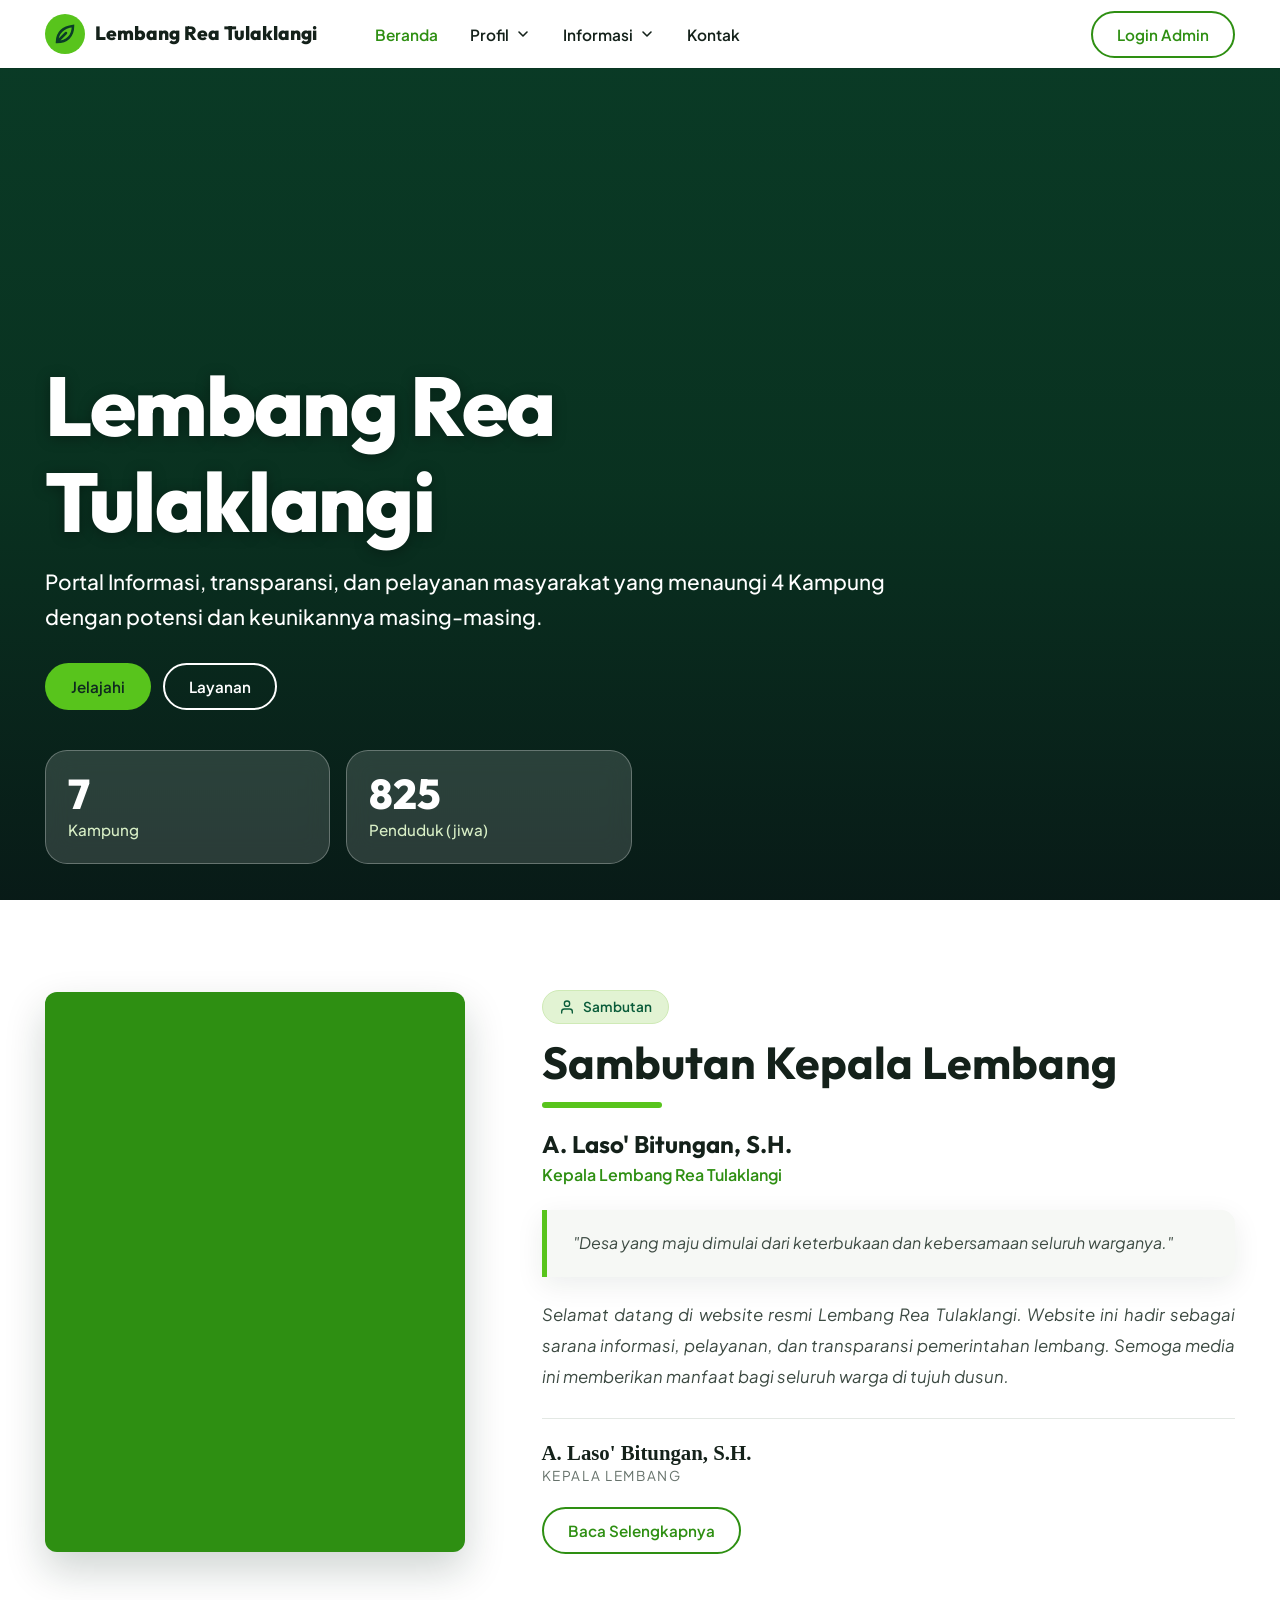
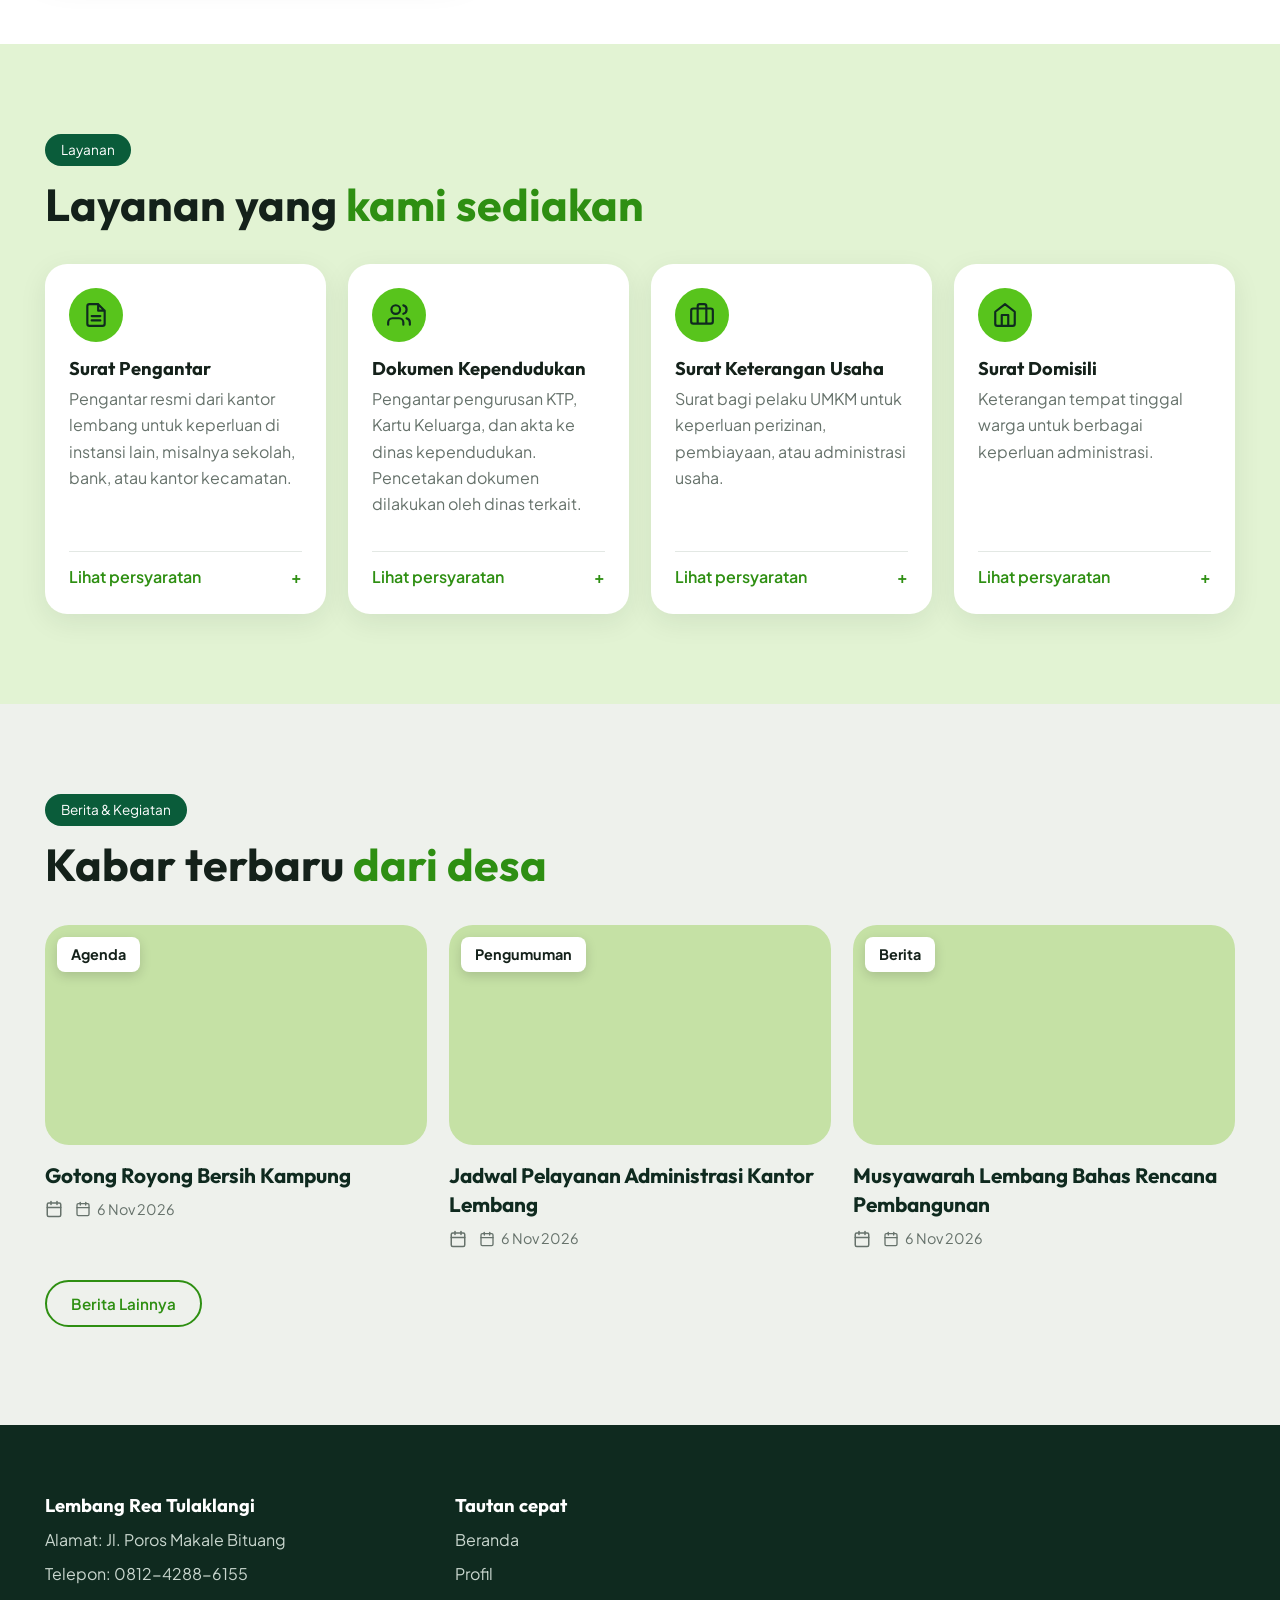
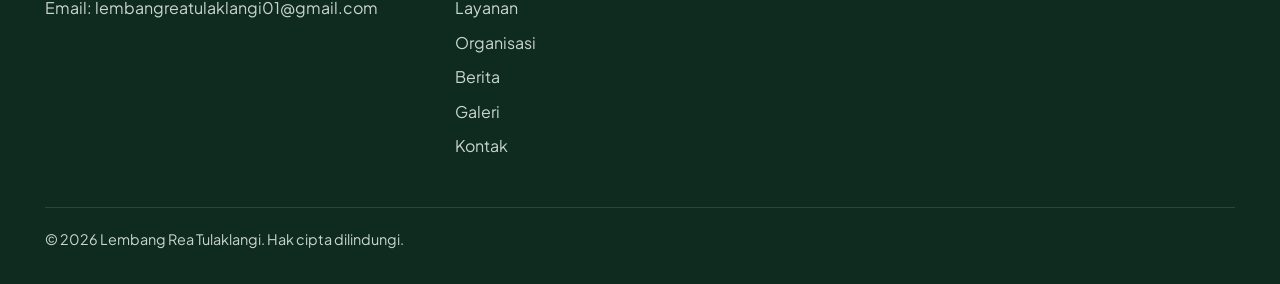
<file: index.html>
<!DOCTYPE html>
<html lang="id">
<head>
<meta charset="UTF-8">
<meta name="viewport" content="width=device-width, initial-scale=1.0">
<title>Beranda - Lembang Rea Tulaklangi</title>
<link rel="preconnect" href="https://fonts.googleapis.com">
<link rel="preconnect" href="https://fonts.gstatic.com" crossorigin>
<link href="https://fonts.googleapis.com/css2?family=Outfit:wght@600;700;800&family=Plus+Jakarta+Sans:wght@400;500;600&display=swap" rel="stylesheet">
<link rel="stylesheet" href="css/style.css">
<link rel="stylesheet" href="css/halaman.css">
</head>
<body class="situs">
<header class="nav">
  <a class="brand" href="index.html">
    <svg viewBox="0 0 40 40" width="40" height="40" aria-hidden="true"><circle cx="20" cy="20" r="20" fill="#58c41c"/><path d="M12 28c0-9 6-15 16-16 0 10-6 16-16 16zm0 0l9-9" fill="none" stroke="#0a3d27" stroke-width="2.5" stroke-linecap="round"/></svg>    <span>Lembang Rea Tulaklangi</span>
  </a>
  
  <button class="burger" id="burger" type="button" aria-label="Buka menu" aria-expanded="false" aria-controls="menu">
    <span class="burger-bar" aria-hidden="true"></span>
  </button>
  
  <nav class="menu" id="menu" aria-label="Navigasi utama">
    <ul>
                <li class="on"><a href="index.html" aria-current="page">Beranda</a></li>
                      <li class="has-dd">
        <button type="button" class="dd-btn" aria-expanded="false" aria-haspopup="true">Profil <svg class="chev" viewBox="0 0 24 24" fill="none" stroke="currentColor" stroke-width="2.4" stroke-linecap="round" stroke-linejoin="round" aria-hidden="true"><path d="M6 9l6 6 6-6"/></svg></button>
        <div class="dd">
                    <a href="profil.html">
            <span class="di"><svg viewBox="0 0 24 24" fill="none" stroke="currentColor" stroke-width="2" stroke-linecap="round" stroke-linejoin="round" aria-hidden="true"><path d="M3 9l9-7 9 7v11a2 2 0 0 1-2 2H5a2 2 0 0 1-2-2z M9 22V12h6v10"/></svg></span>
            <span><b>Tentang Desa</b><small>Sambutan dan sejarah Lembang Rea Tulaklangi</small></span>
          </a>
                    <a href="organisasi.html">
            <span class="di"><svg viewBox="0 0 24 24" fill="none" stroke="currentColor" stroke-width="2" stroke-linecap="round" stroke-linejoin="round" aria-hidden="true"><path d="M12 3v6 M5 15v-3h14v3 M12 9v3 M3 15h4v6H3z M17 15h4v6h-4z M10 15h4v6h-4z"/></svg></span>
            <span><b>Struktur Organisasi</b><small>Bagan perangkat Pemerintah Lembang</small></span>
          </a>
                  </div>
      </li>
                      <li class="has-dd">
        <button type="button" class="dd-btn" aria-expanded="false" aria-haspopup="true">Informasi <svg class="chev" viewBox="0 0 24 24" fill="none" stroke="currentColor" stroke-width="2.4" stroke-linecap="round" stroke-linejoin="round" aria-hidden="true"><path d="M6 9l6 6 6-6"/></svg></button>
        <div class="dd">
                    <a href="berita.html">
            <span class="di"><svg viewBox="0 0 24 24" fill="none" stroke="currentColor" stroke-width="2" stroke-linecap="round" stroke-linejoin="round" aria-hidden="true"><path d="M4 4h16v16H4z M8 8h8 M8 12h8 M8 16h5"/></svg></span>
            <span><b>Berita</b><small>Artikel, pengumuman, dan agenda desa</small></span>
          </a>
                    <a href="galeri.html">
            <span class="di"><svg viewBox="0 0 24 24" fill="none" stroke="currentColor" stroke-width="2" stroke-linecap="round" stroke-linejoin="round" aria-hidden="true"><path d="M3 3h18v18H3z M8.5 10a1.5 1.5 0 1 0 0-3 1.5 1.5 0 0 0 0 3z M21 15l-5-5L5 21"/></svg></span>
            <span><b>Galeri</b><small>Foto alam, UMKM, dan budaya desa</small></span>
          </a>
                  </div>
      </li>
                      <li><a href="kontak.html">Kontak</a></li>
              </ul>
    <a href="login.html" class="btn btn-outline login-m">Login Admin</a>
  </nav>
  <a href="login.html" class="btn btn-outline login">Login Admin</a>
</header>
<section class="hero" style="background-image:url('')">
  <div class="hero-text">
    <h1>Lembang Rea Tulaklangi</h1>
    <p>Portal Informasi, transparansi, dan pelayanan masyarakat yang menaungi 4 Kampung dengan potensi dan keunikannya masing-masing.</p>
    <div class="row">
      <a href="profil.html" class="btn btn-green">Jelajahi</a>
      <a href="#layanan" class="btn btn-ghost">Layanan</a>
    </div>
  </div>
  <div class="stats">
    <div class="stat"><b>7</b><span>Kampung</span></div>
    <div class="stat"><b>825</b><span>Penduduk (jiwa)</span></div>
  </div>
</section>

<section class="sec putih">
  <div class="welcome">
    <div class="kades-foto" style="background-image:url('')" role="img" aria-label="Foto Kepala Lembang"></div>
    <div>
      <span class="pill soft"><svg viewBox="0 0 24 24" fill="none" stroke="currentColor" stroke-width="2" stroke-linecap="round" stroke-linejoin="round" aria-hidden="true"><path d="M20 21v-2a4 4 0 0 0-4-4H8a4 4 0 0 0-4 4v2 M12 11a4 4 0 1 0 0-8 4 4 0 0 0 0 8"/></svg> Sambutan</span>
      <h2>Sambutan Kepala Lembang</h2>
      <h3 class="kades-nama">A. Laso&#039; Bitungan, S.H.</h3>
      <p class="kades-jab">Kepala Lembang Rea Tulaklangi</p>
      <blockquote class="quote">"Desa yang maju dimulai dari keterbukaan dan kebersamaan seluruh warganya."</blockquote>
      <p class="isi-sambutan">Selamat datang di website resmi Lembang Rea Tulaklangi. Website ini hadir sebagai sarana informasi, pelayanan, dan transparansi pemerintahan lembang. Semoga media ini memberikan manfaat bagi seluruh warga di tujuh dusun.</p>
      <div class="ttd">
        <strong>A. Laso&#039; Bitungan, S.H.</strong>
        <span>KEPALA LEMBANG</span>
      </div>
      <a href="profil.html" class="btn btn-outline">Baca Selengkapnya</a>
    </div>
  </div>
</section>

<section class="sec band" id="layanan">
  <div class="head"><span class="pill">Layanan</span><h2>Layanan yang <span class="hl">kami sediakan</span></h2></div>
    <div class="grid slider"><article class="card svc"><div class="ico"><svg viewBox="0 0 24 24" fill="none" stroke="currentColor" stroke-width="2" stroke-linecap="round" stroke-linejoin="round" aria-hidden="true"><path d="M14 2H6a2 2 0 0 0-2 2v16a2 2 0 0 0 2 2h12a2 2 0 0 0 2-2V8z M14 2v6h6 M16 13H8 M16 17H8"/></svg></div><h3>Surat Pengantar</h3><p>Pengantar resmi dari kantor lembang untuk keperluan di instansi lain, misalnya sekolah, bank, atau kantor kecamatan.</p><details name="layanan-desa"><summary>Lihat persyaratan</summary><ul><li>Fotokopi KTP dan Kartu Keluarga</li><li>Surat pengantar dari kepala kampung atau dusun</li><li>Dokumen pendukung sesuai tujuan surat</li></ul></details></article><article class="card svc"><div class="ico"><svg viewBox="0 0 24 24" fill="none" stroke="currentColor" stroke-width="2" stroke-linecap="round" stroke-linejoin="round" aria-hidden="true"><path d="M16 21v-2a4 4 0 0 0-4-4H6a4 4 0 0 0-4 4v2 M9 11a4 4 0 1 0 0-8 4 4 0 0 0 0 8 M22 21v-2a4 4 0 0 0-3-3.87 M16 3.13a4 4 0 0 1 0 7.75"/></svg></div><h3>Dokumen Kependudukan</h3><p>Pengantar pengurusan KTP, Kartu Keluarga, dan akta ke dinas kependudukan. Pencetakan dokumen dilakukan oleh dinas terkait.</p><details name="layanan-desa"><summary>Lihat persyaratan</summary><ul><li>KTP atau KK lama (jika ada)</li><li>Akta kelahiran atau surat nikah sesuai jenis pengurusan</li><li>Surat pengantar dari kepala kampung atau dusun</li></ul></details></article><article class="card svc"><div class="ico"><svg viewBox="0 0 24 24" fill="none" stroke="currentColor" stroke-width="2" stroke-linecap="round" stroke-linejoin="round" aria-hidden="true"><path d="M16 20V4a2 2 0 0 0-2-2h-4a2 2 0 0 0-2 2v16 M4 6h16a2 2 0 0 1 2 2v10a2 2 0 0 1-2 2H4a2 2 0 0 1-2-2V8a2 2 0 0 1 2-2z"/></svg></div><h3>Surat Keterangan Usaha</h3><p>Surat bagi pelaku UMKM untuk keperluan perizinan, pembiayaan, atau administrasi usaha.</p><details name="layanan-desa"><summary>Lihat persyaratan</summary><ul><li>Fotokopi KTP dan Kartu Keluarga</li><li>Foto lokasi atau kegiatan usaha</li><li>Surat pengantar dari kepala kampung atau dusun</li></ul></details></article><article class="card svc"><div class="ico"><svg viewBox="0 0 24 24" fill="none" stroke="currentColor" stroke-width="2" stroke-linecap="round" stroke-linejoin="round" aria-hidden="true"><path d="M3 9l9-7 9 7v11a2 2 0 0 1-2 2H5a2 2 0 0 1-2-2z M9 22V12h6v10"/></svg></div><h3>Surat Domisili</h3><p>Keterangan tempat tinggal warga untuk berbagai keperluan administrasi.</p><details name="layanan-desa"><summary>Lihat persyaratan</summary><ul><li>Fotokopi KTP dan Kartu Keluarga</li><li>Surat pengantar dari kepala kampung atau dusun</li><li>Pas foto 3x4 (bila diminta)</li></ul></details></article></div>
</section>

<section class="sec">
  <div class="head"><span class="pill">Berita &amp; Kegiatan</span><h2>Kabar terbaru <span class="hl">dari desa</span></h2></div>
    <div class="grid g3 slider"><article class="post"><a href="berita-3.html" style="display: block; text-decoration: none; color: inherit; outline: none; transition: transform 0.2s ease;"><div class="thumb" style="position: relative; overflow: hidden; background: #c5e1a5; width: 100%; aspect-ratio: 16/9; border-radius: 12px; margin-bottom: 16px;"><span class="tag" style="position: absolute; top: 12px; left: 12px; z-index: 2;">Agenda</span></div><h3 style="margin-bottom: 8px;">Gotong Royong Bersih Kampung</h3><div class="meta" style="color: #66726b; font-size: 0.9rem; display: flex; align-items: center; gap: 6px;"><svg xmlns="http://www.w3.org/2000/svg" width="16" height="16" viewBox="0 0 24 24" fill="none" stroke="currentColor" stroke-width="2" stroke-linecap="round" stroke-linejoin="round"><rect x="3" y="4" width="18" height="18" rx="2" ry="2"></rect><line x1="16" y1="2" x2="16" y2="6"></line><line x1="8" y1="2" x2="8" y2="6"></line><line x1="3" y1="10" x2="21" y2="10"></line></svg><span>6 Nov 2026</span></div></a></article><article class="post"><a href="berita-2.html" style="display: block; text-decoration: none; color: inherit; outline: none; transition: transform 0.2s ease;"><div class="thumb" style="position: relative; overflow: hidden; background: #c5e1a5; width: 100%; aspect-ratio: 16/9; border-radius: 12px; margin-bottom: 16px;"><span class="tag" style="position: absolute; top: 12px; left: 12px; z-index: 2;">Pengumuman</span></div><h3 style="margin-bottom: 8px;">Jadwal Pelayanan Administrasi Kantor Lembang</h3><div class="meta" style="color: #66726b; font-size: 0.9rem; display: flex; align-items: center; gap: 6px;"><svg xmlns="http://www.w3.org/2000/svg" width="16" height="16" viewBox="0 0 24 24" fill="none" stroke="currentColor" stroke-width="2" stroke-linecap="round" stroke-linejoin="round"><rect x="3" y="4" width="18" height="18" rx="2" ry="2"></rect><line x1="16" y1="2" x2="16" y2="6"></line><line x1="8" y1="2" x2="8" y2="6"></line><line x1="3" y1="10" x2="21" y2="10"></line></svg><span>6 Nov 2026</span></div></a></article><article class="post"><a href="berita-1.html" style="display: block; text-decoration: none; color: inherit; outline: none; transition: transform 0.2s ease;"><div class="thumb" style="position: relative; overflow: hidden; background: #c5e1a5; width: 100%; aspect-ratio: 16/9; border-radius: 12px; margin-bottom: 16px;"><span class="tag" style="position: absolute; top: 12px; left: 12px; z-index: 2;">Berita</span></div><h3 style="margin-bottom: 8px;">Musyawarah Lembang Bahas Rencana Pembangunan</h3><div class="meta" style="color: #66726b; font-size: 0.9rem; display: flex; align-items: center; gap: 6px;"><svg xmlns="http://www.w3.org/2000/svg" width="16" height="16" viewBox="0 0 24 24" fill="none" stroke="currentColor" stroke-width="2" stroke-linecap="round" stroke-linejoin="round"><rect x="3" y="4" width="18" height="18" rx="2" ry="2"></rect><line x1="16" y1="2" x2="16" y2="6"></line><line x1="8" y1="2" x2="8" y2="6"></line><line x1="3" y1="10" x2="21" y2="10"></line></svg><span>6 Nov 2026</span></div></a></article></div>
  <p class="more"><a href="berita.html" class="btn btn-outline">Berita Lainnya</a></p>
</section>
<footer class="foot" id="kontak">
  <div class="foot-grid">
    <div>
      <h3>Lembang Rea Tulaklangi</h3>
      <p>Alamat: Jl. Poros Makale Bituang</p>
      <p>Telepon: 0812-4288-6155</p>
      <p>Email: lembangreatulaklangi01@gmail.com</p>
    </div>
    <div>
      <h3>Tautan cepat</h3>
      <p><a href="index.html">Beranda</a></p><p><a href="profil.html">Profil</a></p><p><a href="index.html#layanan">Layanan</a></p><p><a href="organisasi.html">Organisasi</a></p><p><a href="berita.html">Berita</a></p><p><a href="galeri.html">Galeri</a></p><p><a href="kontak.html">Kontak</a></p>
    </div>
    <iframe class="map" title="Peta lokasi Lembang Rea Tulaklangi" loading="lazy" src="https://www.google.com/maps?q=Tana+Toraja&amp;output=embed"></iframe>
  </div>
  <p class="copy">&copy; 2026 Lembang Rea Tulaklangi. Hak cipta dilindungi.</p>
</footer>
<script src="js/script.js" defer></script>
</body>
</html>
</file>
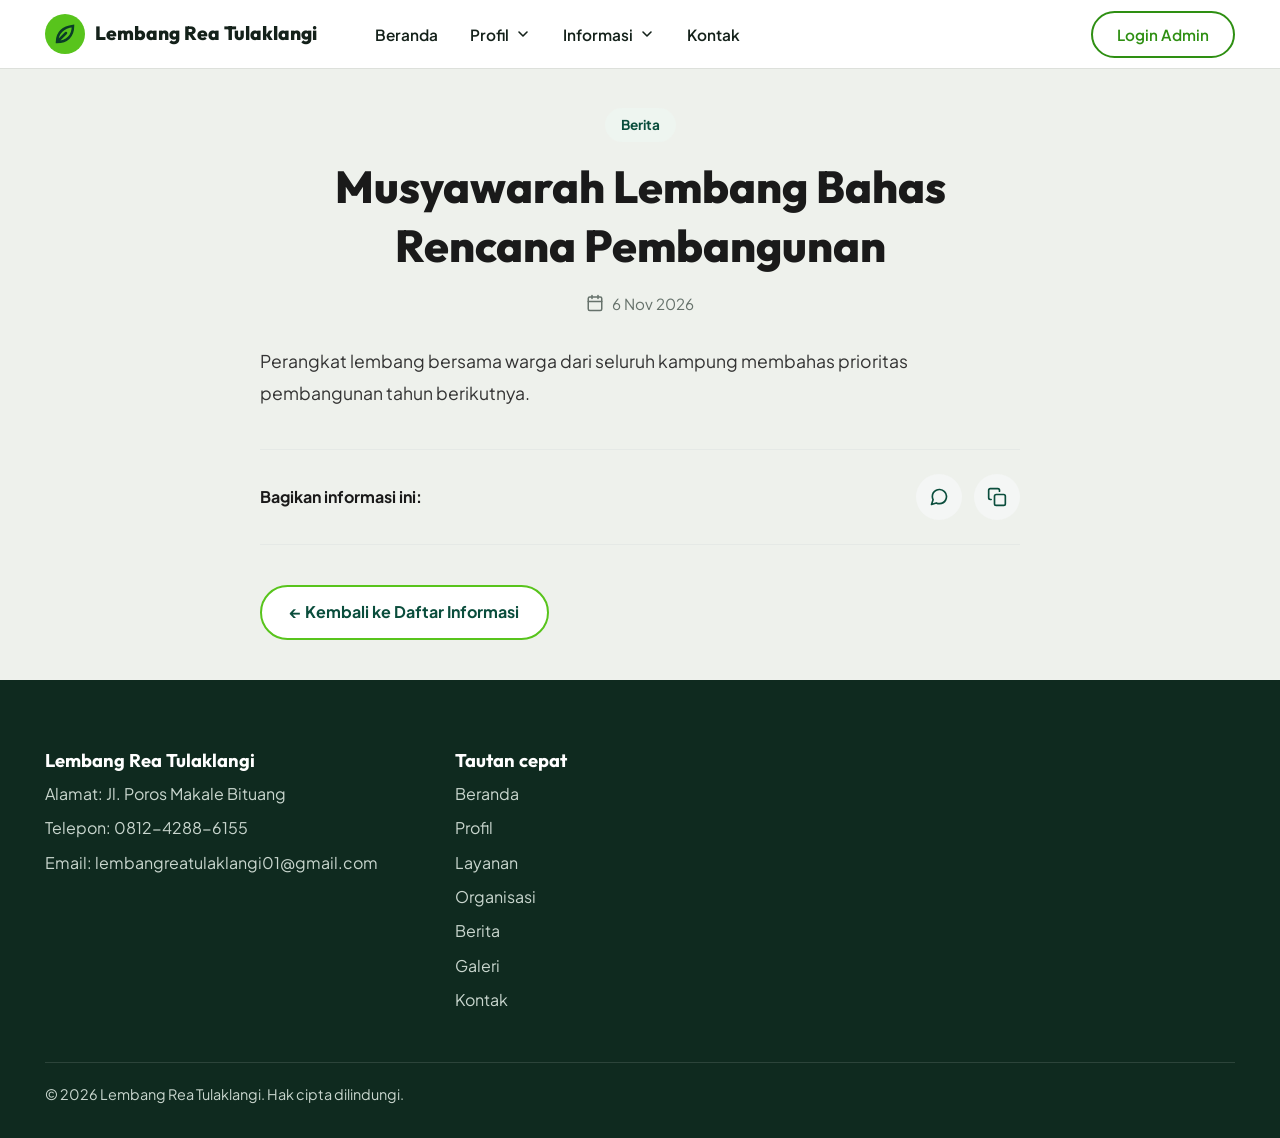
<file: berita-1.html>
<!DOCTYPE html>
<html lang="id">
<head>
<meta charset="UTF-8">
<meta name="viewport" content="width=device-width, initial-scale=1.0">
<title>Beranda - Lembang Rea Tulaklangi</title>
<link rel="preconnect" href="https://fonts.googleapis.com">
<link rel="preconnect" href="https://fonts.gstatic.com" crossorigin>
<link href="https://fonts.googleapis.com/css2?family=Outfit:wght@600;700;800&family=Plus+Jakarta+Sans:wght@400;500;600&display=swap" rel="stylesheet">
<link rel="stylesheet" href="css/style.css">
<link rel="stylesheet" href="css/halaman.css">
<link rel="stylesheet" href="css/detail.css">
</head>
<body class="situs">
<header class="nav">
  <a class="brand" href="index.html">
    <svg viewBox="0 0 40 40" width="40" height="40" aria-hidden="true"><circle cx="20" cy="20" r="20" fill="#58c41c"/><path d="M12 28c0-9 6-15 16-16 0 10-6 16-16 16zm0 0l9-9" fill="none" stroke="#0a3d27" stroke-width="2.5" stroke-linecap="round"/></svg>    <span>Lembang Rea Tulaklangi</span>
  </a>
  
  <button class="burger" id="burger" type="button" aria-label="Buka menu" aria-expanded="false" aria-controls="menu">
    <span class="burger-bar" aria-hidden="true"></span>
  </button>
  
  <nav class="menu" id="menu" aria-label="Navigasi utama">
    <ul>
                <li><a href="index.html">Beranda</a></li>
                      <li class="has-dd">
        <button type="button" class="dd-btn" aria-expanded="false" aria-haspopup="true">Profil <svg class="chev" viewBox="0 0 24 24" fill="none" stroke="currentColor" stroke-width="2.4" stroke-linecap="round" stroke-linejoin="round" aria-hidden="true"><path d="M6 9l6 6 6-6"/></svg></button>
        <div class="dd">
                    <a href="profil.html">
            <span class="di"><svg viewBox="0 0 24 24" fill="none" stroke="currentColor" stroke-width="2" stroke-linecap="round" stroke-linejoin="round" aria-hidden="true"><path d="M3 9l9-7 9 7v11a2 2 0 0 1-2 2H5a2 2 0 0 1-2-2z M9 22V12h6v10"/></svg></span>
            <span><b>Tentang Desa</b><small>Sambutan dan sejarah Lembang Rea Tulaklangi</small></span>
          </a>
                    <a href="organisasi.html">
            <span class="di"><svg viewBox="0 0 24 24" fill="none" stroke="currentColor" stroke-width="2" stroke-linecap="round" stroke-linejoin="round" aria-hidden="true"><path d="M12 3v6 M5 15v-3h14v3 M12 9v3 M3 15h4v6H3z M17 15h4v6h-4z M10 15h4v6h-4z"/></svg></span>
            <span><b>Struktur Organisasi</b><small>Bagan perangkat Pemerintah Lembang</small></span>
          </a>
                  </div>
      </li>
                      <li class="has-dd">
        <button type="button" class="dd-btn" aria-expanded="false" aria-haspopup="true">Informasi <svg class="chev" viewBox="0 0 24 24" fill="none" stroke="currentColor" stroke-width="2.4" stroke-linecap="round" stroke-linejoin="round" aria-hidden="true"><path d="M6 9l6 6 6-6"/></svg></button>
        <div class="dd">
                    <a href="berita.html">
            <span class="di"><svg viewBox="0 0 24 24" fill="none" stroke="currentColor" stroke-width="2" stroke-linecap="round" stroke-linejoin="round" aria-hidden="true"><path d="M4 4h16v16H4z M8 8h8 M8 12h8 M8 16h5"/></svg></span>
            <span><b>Berita</b><small>Artikel, pengumuman, dan agenda desa</small></span>
          </a>
                    <a href="galeri.html">
            <span class="di"><svg viewBox="0 0 24 24" fill="none" stroke="currentColor" stroke-width="2" stroke-linecap="round" stroke-linejoin="round" aria-hidden="true"><path d="M3 3h18v18H3z M8.5 10a1.5 1.5 0 1 0 0-3 1.5 1.5 0 0 0 0 3z M21 15l-5-5L5 21"/></svg></span>
            <span><b>Galeri</b><small>Foto alam, UMKM, dan budaya desa</small></span>
          </a>
                  </div>
      </li>
                      <li><a href="kontak.html">Kontak</a></li>
              </ul>
    <a href="login.html" class="btn btn-outline login-m">Login Admin</a>
  </nav>
  <a href="login.html" class="btn btn-outline login">Login Admin</a>
</header>
<main class="detail-artikel">
    <header class="detail-header">
        <span class="detail-kategori">Berita</span>
        <h1 class="detail-judul">Musyawarah Lembang Bahas Rencana Pembangunan</h1>
        <div class="detail-meta">
            <svg xmlns="http://www.w3.org/2000/svg" width="18" height="18" viewBox="0 0 24 24" fill="none" stroke="currentColor" stroke-width="2" stroke-linecap="round" stroke-linejoin="round"><rect x="3" y="4" width="18" height="18" rx="2" ry="2"></rect><line x1="16" y1="2" x2="16" y2="6"></line><line x1="8" y1="2" x2="8" y2="6"></line><line x1="3" y1="10" x2="21" y2="10"></line></svg>
            6 Nov 2026        </div>
    </header>

    <!-- Tampilkan Video jika ada -->
    
    <!-- Tampilkan Foto Cover -->
    
    <!-- Teks Isi Berita -->
    <article class="detail-isi">
        Perangkat lembang bersama warga dari seluruh kampung membahas prioritas pembangunan tahun berikutnya.    </article>

    <!-- Tampilkan Foto Lampiran -->
    
    <!-- Tampilkan Tombol Unduh Dokumen -->
    
    <!-- Fitur Bagikan -->
    <div class="share-box">
        <h4 class="share-text">Bagikan informasi ini:</h4>
        <div class="share-buttons">
            <a href="https://api.whatsapp.com/send" data-bagikan="whatsapp" target="_blank" class="btn-share" title="WhatsApp"><svg xmlns="http://www.w3.org/2000/svg" width="20" height="20" viewBox="0 0 24 24" fill="none" stroke="currentColor" stroke-width="2" stroke-linecap="round" stroke-linejoin="round"><path d="M21 11.5a8.38 8.38 0 0 1-.9 3.8 8.5 8.5 0 0 1-7.6 4.7 8.38 8.38 0 0 1-3.8-.9L3 21l1.9-5.7a8.38 8.38 0 0 1-.9-3.8 8.5 8.5 0 0 1 4.7-7.6 8.38 8.38 0 0 1 3.8-.9h.5a8.48 8.48 0 0 1 8 8v.5z"></path></svg></a>
            <button onclick="salinLink()" class="btn-share" title="Salin Tautan"><svg xmlns="http://www.w3.org/2000/svg" width="20" height="20" viewBox="0 0 24 24" fill="none" stroke="currentColor" stroke-width="2" stroke-linecap="round" stroke-linejoin="round"><rect x="9" y="9" width="13" height="13" rx="2" ry="2"></rect><path d="M5 15H4a2 2 0 0 1-2-2V4a2 2 0 0 1 2-2h9a2 2 0 0 1 2 2v1"></path></svg></button>
        </div>
    </div>

    <div class="text-center">
        <a href="berita.html" class="btn-kembali">← Kembali ke Daftar Informasi</a>
    </div>
</main>

<footer class="foot" id="kontak">
  <div class="foot-grid">
    <div>
      <h3>Lembang Rea Tulaklangi</h3>
      <p>Alamat: Jl. Poros Makale Bituang</p>
      <p>Telepon: 0812-4288-6155</p>
      <p>Email: lembangreatulaklangi01@gmail.com</p>
    </div>
    <div>
      <h3>Tautan cepat</h3>
      <p><a href="index.html">Beranda</a></p><p><a href="profil.html">Profil</a></p><p><a href="index.html#layanan">Layanan</a></p><p><a href="organisasi.html">Organisasi</a></p><p><a href="berita.html">Berita</a></p><p><a href="galeri.html">Galeri</a></p><p><a href="kontak.html">Kontak</a></p>
    </div>
    <iframe class="map" title="Peta lokasi Lembang Rea Tulaklangi" loading="lazy" src="https://www.google.com/maps?q=Tana+Toraja&amp;output=embed"></iframe>
  </div>
  <p class="copy">&copy; 2026 Lembang Rea Tulaklangi. Hak cipta dilindungi.</p>
</footer>
<script src="js/script.js" defer></script>
<script src="js/detail.js" defer></script>
</body>
</html>
</file>
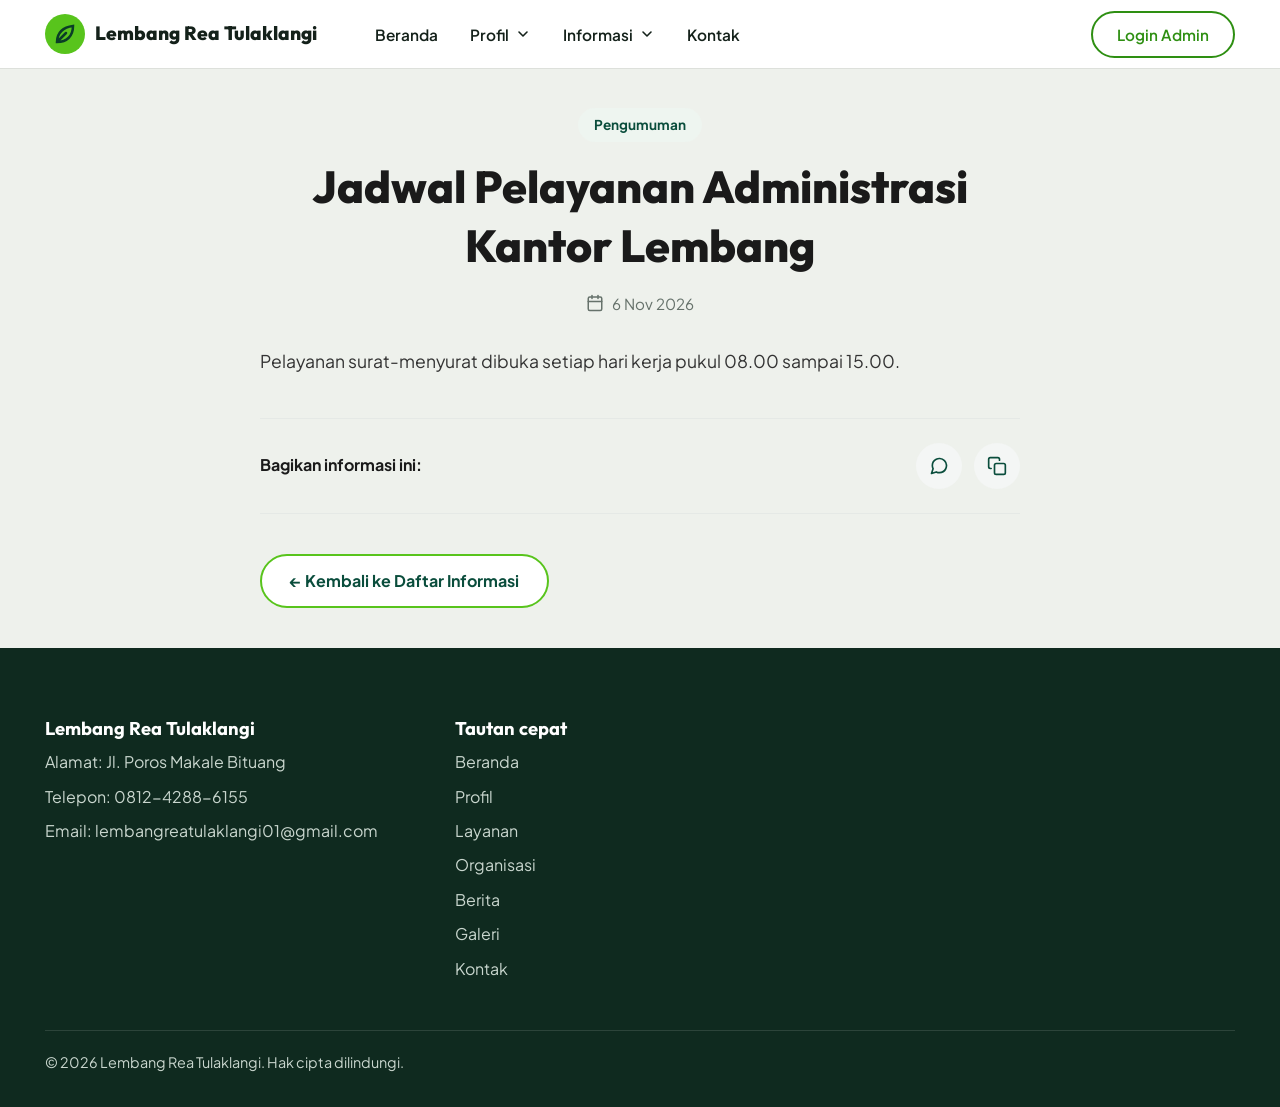
<file: berita-2.html>
<!DOCTYPE html>
<html lang="id">
<head>
<meta charset="UTF-8">
<meta name="viewport" content="width=device-width, initial-scale=1.0">
<title>Beranda - Lembang Rea Tulaklangi</title>
<link rel="preconnect" href="https://fonts.googleapis.com">
<link rel="preconnect" href="https://fonts.gstatic.com" crossorigin>
<link href="https://fonts.googleapis.com/css2?family=Outfit:wght@600;700;800&family=Plus+Jakarta+Sans:wght@400;500;600&display=swap" rel="stylesheet">
<link rel="stylesheet" href="css/style.css">
<link rel="stylesheet" href="css/halaman.css">
<link rel="stylesheet" href="css/detail.css">
</head>
<body class="situs">
<header class="nav">
  <a class="brand" href="index.html">
    <svg viewBox="0 0 40 40" width="40" height="40" aria-hidden="true"><circle cx="20" cy="20" r="20" fill="#58c41c"/><path d="M12 28c0-9 6-15 16-16 0 10-6 16-16 16zm0 0l9-9" fill="none" stroke="#0a3d27" stroke-width="2.5" stroke-linecap="round"/></svg>    <span>Lembang Rea Tulaklangi</span>
  </a>
  
  <button class="burger" id="burger" type="button" aria-label="Buka menu" aria-expanded="false" aria-controls="menu">
    <span class="burger-bar" aria-hidden="true"></span>
  </button>
  
  <nav class="menu" id="menu" aria-label="Navigasi utama">
    <ul>
                <li><a href="index.html">Beranda</a></li>
                      <li class="has-dd">
        <button type="button" class="dd-btn" aria-expanded="false" aria-haspopup="true">Profil <svg class="chev" viewBox="0 0 24 24" fill="none" stroke="currentColor" stroke-width="2.4" stroke-linecap="round" stroke-linejoin="round" aria-hidden="true"><path d="M6 9l6 6 6-6"/></svg></button>
        <div class="dd">
                    <a href="profil.html">
            <span class="di"><svg viewBox="0 0 24 24" fill="none" stroke="currentColor" stroke-width="2" stroke-linecap="round" stroke-linejoin="round" aria-hidden="true"><path d="M3 9l9-7 9 7v11a2 2 0 0 1-2 2H5a2 2 0 0 1-2-2z M9 22V12h6v10"/></svg></span>
            <span><b>Tentang Desa</b><small>Sambutan dan sejarah Lembang Rea Tulaklangi</small></span>
          </a>
                    <a href="organisasi.html">
            <span class="di"><svg viewBox="0 0 24 24" fill="none" stroke="currentColor" stroke-width="2" stroke-linecap="round" stroke-linejoin="round" aria-hidden="true"><path d="M12 3v6 M5 15v-3h14v3 M12 9v3 M3 15h4v6H3z M17 15h4v6h-4z M10 15h4v6h-4z"/></svg></span>
            <span><b>Struktur Organisasi</b><small>Bagan perangkat Pemerintah Lembang</small></span>
          </a>
                  </div>
      </li>
                      <li class="has-dd">
        <button type="button" class="dd-btn" aria-expanded="false" aria-haspopup="true">Informasi <svg class="chev" viewBox="0 0 24 24" fill="none" stroke="currentColor" stroke-width="2.4" stroke-linecap="round" stroke-linejoin="round" aria-hidden="true"><path d="M6 9l6 6 6-6"/></svg></button>
        <div class="dd">
                    <a href="berita.html">
            <span class="di"><svg viewBox="0 0 24 24" fill="none" stroke="currentColor" stroke-width="2" stroke-linecap="round" stroke-linejoin="round" aria-hidden="true"><path d="M4 4h16v16H4z M8 8h8 M8 12h8 M8 16h5"/></svg></span>
            <span><b>Berita</b><small>Artikel, pengumuman, dan agenda desa</small></span>
          </a>
                    <a href="galeri.html">
            <span class="di"><svg viewBox="0 0 24 24" fill="none" stroke="currentColor" stroke-width="2" stroke-linecap="round" stroke-linejoin="round" aria-hidden="true"><path d="M3 3h18v18H3z M8.5 10a1.5 1.5 0 1 0 0-3 1.5 1.5 0 0 0 0 3z M21 15l-5-5L5 21"/></svg></span>
            <span><b>Galeri</b><small>Foto alam, UMKM, dan budaya desa</small></span>
          </a>
                  </div>
      </li>
                      <li><a href="kontak.html">Kontak</a></li>
              </ul>
    <a href="login.html" class="btn btn-outline login-m">Login Admin</a>
  </nav>
  <a href="login.html" class="btn btn-outline login">Login Admin</a>
</header>
<main class="detail-artikel">
    <header class="detail-header">
        <span class="detail-kategori">Pengumuman</span>
        <h1 class="detail-judul">Jadwal Pelayanan Administrasi Kantor Lembang</h1>
        <div class="detail-meta">
            <svg xmlns="http://www.w3.org/2000/svg" width="18" height="18" viewBox="0 0 24 24" fill="none" stroke="currentColor" stroke-width="2" stroke-linecap="round" stroke-linejoin="round"><rect x="3" y="4" width="18" height="18" rx="2" ry="2"></rect><line x1="16" y1="2" x2="16" y2="6"></line><line x1="8" y1="2" x2="8" y2="6"></line><line x1="3" y1="10" x2="21" y2="10"></line></svg>
            6 Nov 2026        </div>
    </header>

    <!-- Tampilkan Video jika ada -->
    
    <!-- Tampilkan Foto Cover -->
    
    <!-- Teks Isi Berita -->
    <article class="detail-isi">
        Pelayanan surat-menyurat dibuka setiap hari kerja pukul 08.00 sampai 15.00.    </article>

    <!-- Tampilkan Foto Lampiran -->
    
    <!-- Tampilkan Tombol Unduh Dokumen -->
    
    <!-- Fitur Bagikan -->
    <div class="share-box">
        <h4 class="share-text">Bagikan informasi ini:</h4>
        <div class="share-buttons">
            <a href="https://api.whatsapp.com/send" data-bagikan="whatsapp" target="_blank" class="btn-share" title="WhatsApp"><svg xmlns="http://www.w3.org/2000/svg" width="20" height="20" viewBox="0 0 24 24" fill="none" stroke="currentColor" stroke-width="2" stroke-linecap="round" stroke-linejoin="round"><path d="M21 11.5a8.38 8.38 0 0 1-.9 3.8 8.5 8.5 0 0 1-7.6 4.7 8.38 8.38 0 0 1-3.8-.9L3 21l1.9-5.7a8.38 8.38 0 0 1-.9-3.8 8.5 8.5 0 0 1 4.7-7.6 8.38 8.38 0 0 1 3.8-.9h.5a8.48 8.48 0 0 1 8 8v.5z"></path></svg></a>
            <button onclick="salinLink()" class="btn-share" title="Salin Tautan"><svg xmlns="http://www.w3.org/2000/svg" width="20" height="20" viewBox="0 0 24 24" fill="none" stroke="currentColor" stroke-width="2" stroke-linecap="round" stroke-linejoin="round"><rect x="9" y="9" width="13" height="13" rx="2" ry="2"></rect><path d="M5 15H4a2 2 0 0 1-2-2V4a2 2 0 0 1 2-2h9a2 2 0 0 1 2 2v1"></path></svg></button>
        </div>
    </div>

    <div class="text-center">
        <a href="berita.html" class="btn-kembali">← Kembali ke Daftar Informasi</a>
    </div>
</main>

<footer class="foot" id="kontak">
  <div class="foot-grid">
    <div>
      <h3>Lembang Rea Tulaklangi</h3>
      <p>Alamat: Jl. Poros Makale Bituang</p>
      <p>Telepon: 0812-4288-6155</p>
      <p>Email: lembangreatulaklangi01@gmail.com</p>
    </div>
    <div>
      <h3>Tautan cepat</h3>
      <p><a href="index.html">Beranda</a></p><p><a href="profil.html">Profil</a></p><p><a href="index.html#layanan">Layanan</a></p><p><a href="organisasi.html">Organisasi</a></p><p><a href="berita.html">Berita</a></p><p><a href="galeri.html">Galeri</a></p><p><a href="kontak.html">Kontak</a></p>
    </div>
    <iframe class="map" title="Peta lokasi Lembang Rea Tulaklangi" loading="lazy" src="https://www.google.com/maps?q=Tana+Toraja&amp;output=embed"></iframe>
  </div>
  <p class="copy">&copy; 2026 Lembang Rea Tulaklangi. Hak cipta dilindungi.</p>
</footer>
<script src="js/script.js" defer></script>
<script src="js/detail.js" defer></script>
</body>
</html>
</file>
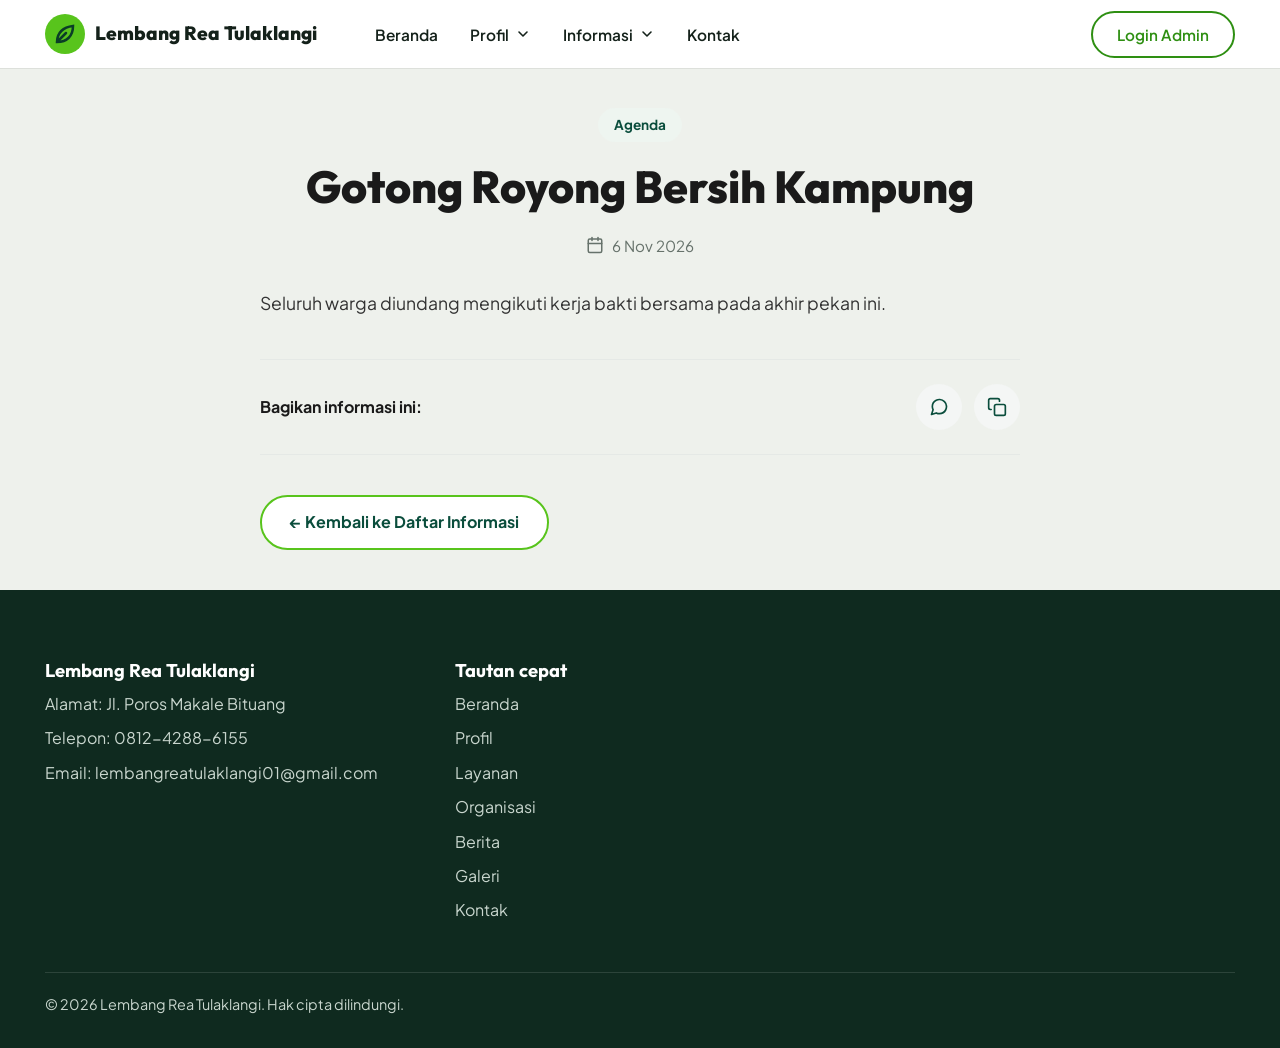
<file: berita-3.html>
<!DOCTYPE html>
<html lang="id">
<head>
<meta charset="UTF-8">
<meta name="viewport" content="width=device-width, initial-scale=1.0">
<title>Beranda - Lembang Rea Tulaklangi</title>
<link rel="preconnect" href="https://fonts.googleapis.com">
<link rel="preconnect" href="https://fonts.gstatic.com" crossorigin>
<link href="https://fonts.googleapis.com/css2?family=Outfit:wght@600;700;800&family=Plus+Jakarta+Sans:wght@400;500;600&display=swap" rel="stylesheet">
<link rel="stylesheet" href="css/style.css">
<link rel="stylesheet" href="css/halaman.css">
<link rel="stylesheet" href="css/detail.css">
</head>
<body class="situs">
<header class="nav">
  <a class="brand" href="index.html">
    <svg viewBox="0 0 40 40" width="40" height="40" aria-hidden="true"><circle cx="20" cy="20" r="20" fill="#58c41c"/><path d="M12 28c0-9 6-15 16-16 0 10-6 16-16 16zm0 0l9-9" fill="none" stroke="#0a3d27" stroke-width="2.5" stroke-linecap="round"/></svg>    <span>Lembang Rea Tulaklangi</span>
  </a>
  
  <button class="burger" id="burger" type="button" aria-label="Buka menu" aria-expanded="false" aria-controls="menu">
    <span class="burger-bar" aria-hidden="true"></span>
  </button>
  
  <nav class="menu" id="menu" aria-label="Navigasi utama">
    <ul>
                <li><a href="index.html">Beranda</a></li>
                      <li class="has-dd">
        <button type="button" class="dd-btn" aria-expanded="false" aria-haspopup="true">Profil <svg class="chev" viewBox="0 0 24 24" fill="none" stroke="currentColor" stroke-width="2.4" stroke-linecap="round" stroke-linejoin="round" aria-hidden="true"><path d="M6 9l6 6 6-6"/></svg></button>
        <div class="dd">
                    <a href="profil.html">
            <span class="di"><svg viewBox="0 0 24 24" fill="none" stroke="currentColor" stroke-width="2" stroke-linecap="round" stroke-linejoin="round" aria-hidden="true"><path d="M3 9l9-7 9 7v11a2 2 0 0 1-2 2H5a2 2 0 0 1-2-2z M9 22V12h6v10"/></svg></span>
            <span><b>Tentang Desa</b><small>Sambutan dan sejarah Lembang Rea Tulaklangi</small></span>
          </a>
                    <a href="organisasi.html">
            <span class="di"><svg viewBox="0 0 24 24" fill="none" stroke="currentColor" stroke-width="2" stroke-linecap="round" stroke-linejoin="round" aria-hidden="true"><path d="M12 3v6 M5 15v-3h14v3 M12 9v3 M3 15h4v6H3z M17 15h4v6h-4z M10 15h4v6h-4z"/></svg></span>
            <span><b>Struktur Organisasi</b><small>Bagan perangkat Pemerintah Lembang</small></span>
          </a>
                  </div>
      </li>
                      <li class="has-dd">
        <button type="button" class="dd-btn" aria-expanded="false" aria-haspopup="true">Informasi <svg class="chev" viewBox="0 0 24 24" fill="none" stroke="currentColor" stroke-width="2.4" stroke-linecap="round" stroke-linejoin="round" aria-hidden="true"><path d="M6 9l6 6 6-6"/></svg></button>
        <div class="dd">
                    <a href="berita.html">
            <span class="di"><svg viewBox="0 0 24 24" fill="none" stroke="currentColor" stroke-width="2" stroke-linecap="round" stroke-linejoin="round" aria-hidden="true"><path d="M4 4h16v16H4z M8 8h8 M8 12h8 M8 16h5"/></svg></span>
            <span><b>Berita</b><small>Artikel, pengumuman, dan agenda desa</small></span>
          </a>
                    <a href="galeri.html">
            <span class="di"><svg viewBox="0 0 24 24" fill="none" stroke="currentColor" stroke-width="2" stroke-linecap="round" stroke-linejoin="round" aria-hidden="true"><path d="M3 3h18v18H3z M8.5 10a1.5 1.5 0 1 0 0-3 1.5 1.5 0 0 0 0 3z M21 15l-5-5L5 21"/></svg></span>
            <span><b>Galeri</b><small>Foto alam, UMKM, dan budaya desa</small></span>
          </a>
                  </div>
      </li>
                      <li><a href="kontak.html">Kontak</a></li>
              </ul>
    <a href="login.html" class="btn btn-outline login-m">Login Admin</a>
  </nav>
  <a href="login.html" class="btn btn-outline login">Login Admin</a>
</header>
<main class="detail-artikel">
    <header class="detail-header">
        <span class="detail-kategori">Agenda</span>
        <h1 class="detail-judul">Gotong Royong Bersih Kampung</h1>
        <div class="detail-meta">
            <svg xmlns="http://www.w3.org/2000/svg" width="18" height="18" viewBox="0 0 24 24" fill="none" stroke="currentColor" stroke-width="2" stroke-linecap="round" stroke-linejoin="round"><rect x="3" y="4" width="18" height="18" rx="2" ry="2"></rect><line x1="16" y1="2" x2="16" y2="6"></line><line x1="8" y1="2" x2="8" y2="6"></line><line x1="3" y1="10" x2="21" y2="10"></line></svg>
            6 Nov 2026        </div>
    </header>

    <!-- Tampilkan Video jika ada -->
    
    <!-- Tampilkan Foto Cover -->
    
    <!-- Teks Isi Berita -->
    <article class="detail-isi">
        Seluruh warga diundang mengikuti kerja bakti bersama pada akhir pekan ini.    </article>

    <!-- Tampilkan Foto Lampiran -->
    
    <!-- Tampilkan Tombol Unduh Dokumen -->
    
    <!-- Fitur Bagikan -->
    <div class="share-box">
        <h4 class="share-text">Bagikan informasi ini:</h4>
        <div class="share-buttons">
            <a href="https://api.whatsapp.com/send" data-bagikan="whatsapp" target="_blank" class="btn-share" title="WhatsApp"><svg xmlns="http://www.w3.org/2000/svg" width="20" height="20" viewBox="0 0 24 24" fill="none" stroke="currentColor" stroke-width="2" stroke-linecap="round" stroke-linejoin="round"><path d="M21 11.5a8.38 8.38 0 0 1-.9 3.8 8.5 8.5 0 0 1-7.6 4.7 8.38 8.38 0 0 1-3.8-.9L3 21l1.9-5.7a8.38 8.38 0 0 1-.9-3.8 8.5 8.5 0 0 1 4.7-7.6 8.38 8.38 0 0 1 3.8-.9h.5a8.48 8.48 0 0 1 8 8v.5z"></path></svg></a>
            <button onclick="salinLink()" class="btn-share" title="Salin Tautan"><svg xmlns="http://www.w3.org/2000/svg" width="20" height="20" viewBox="0 0 24 24" fill="none" stroke="currentColor" stroke-width="2" stroke-linecap="round" stroke-linejoin="round"><rect x="9" y="9" width="13" height="13" rx="2" ry="2"></rect><path d="M5 15H4a2 2 0 0 1-2-2V4a2 2 0 0 1 2-2h9a2 2 0 0 1 2 2v1"></path></svg></button>
        </div>
    </div>

    <div class="text-center">
        <a href="berita.html" class="btn-kembali">← Kembali ke Daftar Informasi</a>
    </div>
</main>

<footer class="foot" id="kontak">
  <div class="foot-grid">
    <div>
      <h3>Lembang Rea Tulaklangi</h3>
      <p>Alamat: Jl. Poros Makale Bituang</p>
      <p>Telepon: 0812-4288-6155</p>
      <p>Email: lembangreatulaklangi01@gmail.com</p>
    </div>
    <div>
      <h3>Tautan cepat</h3>
      <p><a href="index.html">Beranda</a></p><p><a href="profil.html">Profil</a></p><p><a href="index.html#layanan">Layanan</a></p><p><a href="organisasi.html">Organisasi</a></p><p><a href="berita.html">Berita</a></p><p><a href="galeri.html">Galeri</a></p><p><a href="kontak.html">Kontak</a></p>
    </div>
    <iframe class="map" title="Peta lokasi Lembang Rea Tulaklangi" loading="lazy" src="https://www.google.com/maps?q=Tana+Toraja&amp;output=embed"></iframe>
  </div>
  <p class="copy">&copy; 2026 Lembang Rea Tulaklangi. Hak cipta dilindungi.</p>
</footer>
<script src="js/script.js" defer></script>
<script src="js/detail.js" defer></script>
</body>
</html>
</file>
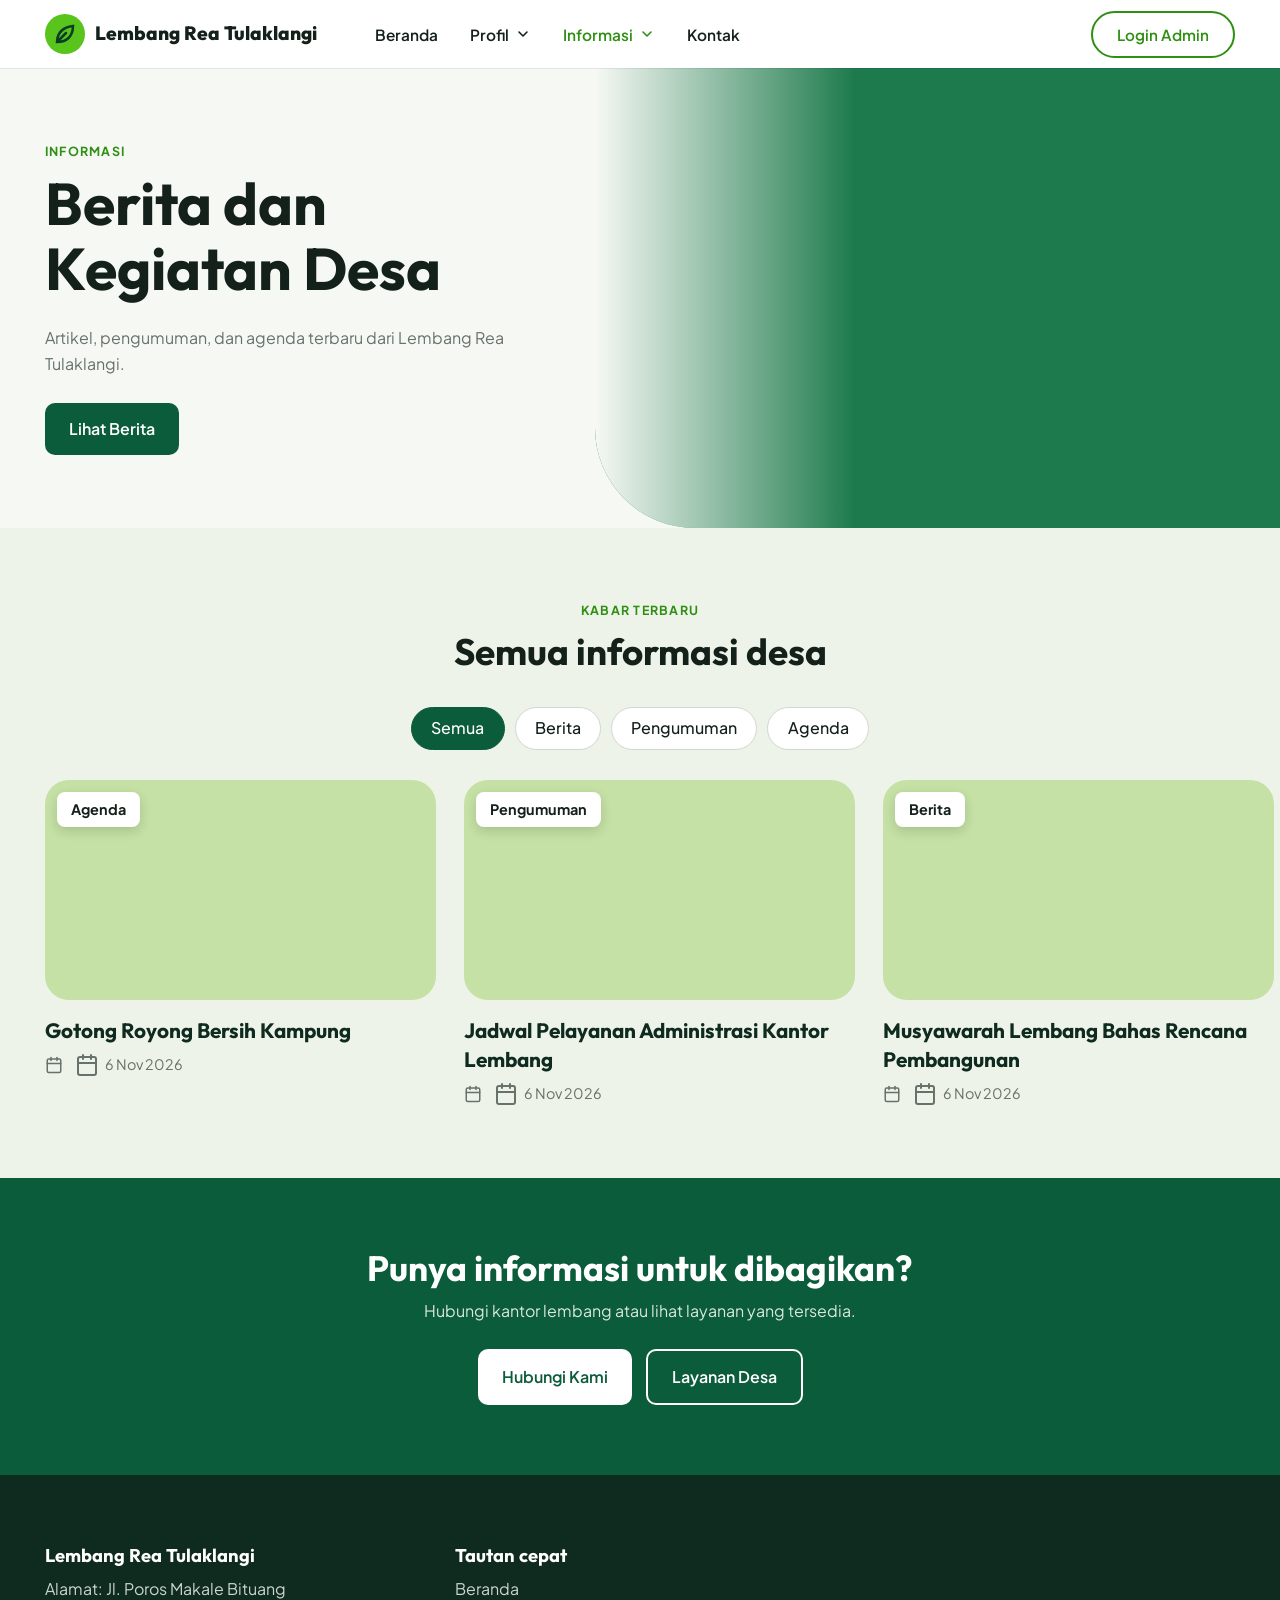
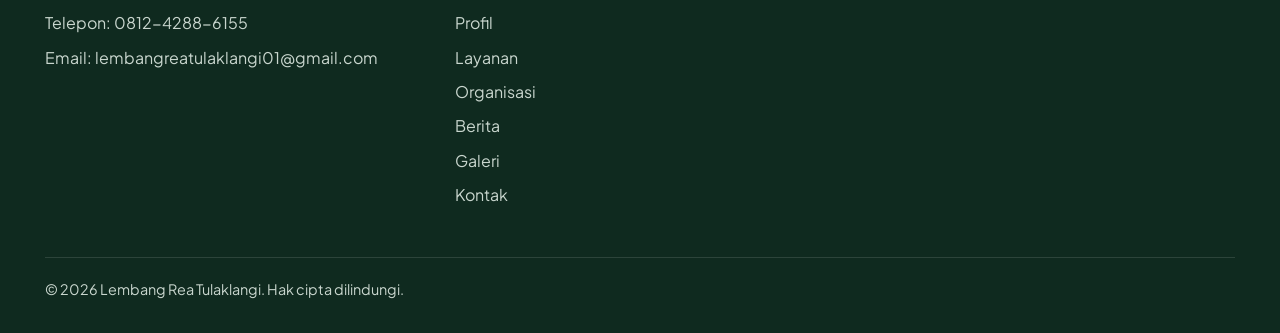
<file: berita.html>
<!DOCTYPE html>
<html lang="id">
<head>
<meta charset="UTF-8">
<meta name="viewport" content="width=device-width, initial-scale=1.0">
<title>Berita - Lembang Rea Tulaklangi</title>
<link rel="preconnect" href="https://fonts.googleapis.com">
<link rel="preconnect" href="https://fonts.gstatic.com" crossorigin>
<link href="https://fonts.googleapis.com/css2?family=Outfit:wght@600;700;800&family=Plus+Jakarta+Sans:wght@400;500;600&display=swap" rel="stylesheet">
<link rel="stylesheet" href="css/style.css">
<link rel="stylesheet" href="css/halaman.css">
</head>
<body class="situs">
<header class="nav">
  <a class="brand" href="index.html">
    <svg viewBox="0 0 40 40" width="40" height="40" aria-hidden="true"><circle cx="20" cy="20" r="20" fill="#58c41c"/><path d="M12 28c0-9 6-15 16-16 0 10-6 16-16 16zm0 0l9-9" fill="none" stroke="#0a3d27" stroke-width="2.5" stroke-linecap="round"/></svg>    <span>Lembang Rea Tulaklangi</span>
  </a>
  
  <button class="burger" id="burger" type="button" aria-label="Buka menu" aria-expanded="false" aria-controls="menu">
    <span class="burger-bar" aria-hidden="true"></span>
  </button>
  
  <nav class="menu" id="menu" aria-label="Navigasi utama">
    <ul>
                <li><a href="index.html">Beranda</a></li>
                      <li class="has-dd">
        <button type="button" class="dd-btn" aria-expanded="false" aria-haspopup="true">Profil <svg class="chev" viewBox="0 0 24 24" fill="none" stroke="currentColor" stroke-width="2.4" stroke-linecap="round" stroke-linejoin="round" aria-hidden="true"><path d="M6 9l6 6 6-6"/></svg></button>
        <div class="dd">
                    <a href="profil.html">
            <span class="di"><svg viewBox="0 0 24 24" fill="none" stroke="currentColor" stroke-width="2" stroke-linecap="round" stroke-linejoin="round" aria-hidden="true"><path d="M3 9l9-7 9 7v11a2 2 0 0 1-2 2H5a2 2 0 0 1-2-2z M9 22V12h6v10"/></svg></span>
            <span><b>Tentang Desa</b><small>Sambutan dan sejarah Lembang Rea Tulaklangi</small></span>
          </a>
                    <a href="organisasi.html">
            <span class="di"><svg viewBox="0 0 24 24" fill="none" stroke="currentColor" stroke-width="2" stroke-linecap="round" stroke-linejoin="round" aria-hidden="true"><path d="M12 3v6 M5 15v-3h14v3 M12 9v3 M3 15h4v6H3z M17 15h4v6h-4z M10 15h4v6h-4z"/></svg></span>
            <span><b>Struktur Organisasi</b><small>Bagan perangkat Pemerintah Lembang</small></span>
          </a>
                  </div>
      </li>
                      <li class="has-dd on">
        <button type="button" class="dd-btn" aria-expanded="false" aria-haspopup="true">Informasi <svg class="chev" viewBox="0 0 24 24" fill="none" stroke="currentColor" stroke-width="2.4" stroke-linecap="round" stroke-linejoin="round" aria-hidden="true"><path d="M6 9l6 6 6-6"/></svg></button>
        <div class="dd">
                    <a href="berita.html" class="on" aria-current="page">
            <span class="di"><svg viewBox="0 0 24 24" fill="none" stroke="currentColor" stroke-width="2" stroke-linecap="round" stroke-linejoin="round" aria-hidden="true"><path d="M4 4h16v16H4z M8 8h8 M8 12h8 M8 16h5"/></svg></span>
            <span><b>Berita</b><small>Artikel, pengumuman, dan agenda desa</small></span>
          </a>
                    <a href="galeri.html">
            <span class="di"><svg viewBox="0 0 24 24" fill="none" stroke="currentColor" stroke-width="2" stroke-linecap="round" stroke-linejoin="round" aria-hidden="true"><path d="M3 3h18v18H3z M8.5 10a1.5 1.5 0 1 0 0-3 1.5 1.5 0 0 0 0 3z M21 15l-5-5L5 21"/></svg></span>
            <span><b>Galeri</b><small>Foto alam, UMKM, dan budaya desa</small></span>
          </a>
                  </div>
      </li>
                      <li><a href="kontak.html">Kontak</a></li>
              </ul>
    <a href="login.html" class="btn btn-outline login-m">Login Admin</a>
  </nav>
  <a href="login.html" class="btn btn-outline login">Login Admin</a>
</header>
<div class="tp">
<section class="tp-hero"><div class="tp-hero-teks"><p class="tp-eyebrow">Informasi</p><h1>Berita dan Kegiatan Desa</h1><p class="tp-lead">Artikel, pengumuman, dan agenda terbaru dari Lembang Rea Tulaklangi.</p><a class="tp-btn" href="#daftar">Lihat Berita</a></div><div class="tp-hero-img" style="background-image:url('')"></div></section>
<section class="tp-sec tp-alt" id="daftar">
  <div class="tp-tengah"><p class="tp-eyebrow">Kabar Terbaru</p><h2 class="tp-h2">Semua informasi desa</h2></div>
  <div class="tp-chips">
    <a data-kategori="" class="tp-chip on" href="berita.html#daftar">Semua</a>
    <a data-kategori="Berita" class="tp-chip" href="berita.html?kategori=Berita#daftar">Berita</a><a data-kategori="Pengumuman" class="tp-chip" href="berita.html?kategori=Pengumuman#daftar">Pengumuman</a><a data-kategori="Agenda" class="tp-chip" href="berita.html?kategori=Agenda#daftar">Agenda</a>  </div>
    <p class="tp-kosong" hidden>Belum ada berita pada kategori ini.</p>
  <div class="berita-grid"><article class="post" data-kategori="Agenda"><a href="berita-3.html" style="display: block; text-decoration: none; color: inherit; outline: none; transition: transform 0.2s ease;"><div class="thumb" style="position: relative; overflow: hidden; background: #c5e1a5; width: 100%; aspect-ratio: 16/9; border-radius: 12px; margin-bottom: 16px;"><span class="tag" style="position: absolute; top: 12px; left: 12px; z-index: 2;">Agenda</span></div><h3 style="margin-bottom: 8px;">Gotong Royong Bersih Kampung</h3><div class="meta" style="color: #66726b; font-size: 0.9rem; display: flex; align-items: center; gap: 6px;"><svg xmlns="http://www.w3.org/2000/svg" width="16" height="16" viewBox="0 0 24 24" fill="none" stroke="currentColor" stroke-width="2" stroke-linecap="round" stroke-linejoin="round"><rect x="3" y="4" width="18" height="18" rx="2" ry="2"></rect><line x1="16" y1="2" x2="16" y2="6"></line><line x1="8" y1="2" x2="8" y2="6"></line><line x1="3" y1="10" x2="21" y2="10"></line></svg><span>6 Nov 2026</span></div></a></article><article class="post" data-kategori="Pengumuman"><a href="berita-2.html" style="display: block; text-decoration: none; color: inherit; outline: none; transition: transform 0.2s ease;"><div class="thumb" style="position: relative; overflow: hidden; background: #c5e1a5; width: 100%; aspect-ratio: 16/9; border-radius: 12px; margin-bottom: 16px;"><span class="tag" style="position: absolute; top: 12px; left: 12px; z-index: 2;">Pengumuman</span></div><h3 style="margin-bottom: 8px;">Jadwal Pelayanan Administrasi Kantor Lembang</h3><div class="meta" style="color: #66726b; font-size: 0.9rem; display: flex; align-items: center; gap: 6px;"><svg xmlns="http://www.w3.org/2000/svg" width="16" height="16" viewBox="0 0 24 24" fill="none" stroke="currentColor" stroke-width="2" stroke-linecap="round" stroke-linejoin="round"><rect x="3" y="4" width="18" height="18" rx="2" ry="2"></rect><line x1="16" y1="2" x2="16" y2="6"></line><line x1="8" y1="2" x2="8" y2="6"></line><line x1="3" y1="10" x2="21" y2="10"></line></svg><span>6 Nov 2026</span></div></a></article><article class="post" data-kategori="Berita"><a href="berita-1.html" style="display: block; text-decoration: none; color: inherit; outline: none; transition: transform 0.2s ease;"><div class="thumb" style="position: relative; overflow: hidden; background: #c5e1a5; width: 100%; aspect-ratio: 16/9; border-radius: 12px; margin-bottom: 16px;"><span class="tag" style="position: absolute; top: 12px; left: 12px; z-index: 2;">Berita</span></div><h3 style="margin-bottom: 8px;">Musyawarah Lembang Bahas Rencana Pembangunan</h3><div class="meta" style="color: #66726b; font-size: 0.9rem; display: flex; align-items: center; gap: 6px;"><svg xmlns="http://www.w3.org/2000/svg" width="16" height="16" viewBox="0 0 24 24" fill="none" stroke="currentColor" stroke-width="2" stroke-linecap="round" stroke-linejoin="round"><rect x="3" y="4" width="18" height="18" rx="2" ry="2"></rect><line x1="16" y1="2" x2="16" y2="6"></line><line x1="8" y1="2" x2="8" y2="6"></line><line x1="3" y1="10" x2="21" y2="10"></line></svg><span>6 Nov 2026</span></div></a></article></div>
</section>
<section class="tp-cta"><h2>Punya informasi untuk dibagikan?</h2><p>Hubungi kantor lembang atau lihat layanan yang tersedia.</p><div class="gap"><a class="tp-btn putih" href="kontak.html">Hubungi Kami</a><a class="tp-btn garis" href="index.html#layanan">Layanan Desa</a></div></section></div>
<footer class="foot" id="kontak">
  <div class="foot-grid">
    <div>
      <h3>Lembang Rea Tulaklangi</h3>
      <p>Alamat: Jl. Poros Makale Bituang</p>
      <p>Telepon: 0812-4288-6155</p>
      <p>Email: lembangreatulaklangi01@gmail.com</p>
    </div>
    <div>
      <h3>Tautan cepat</h3>
      <p><a href="index.html">Beranda</a></p><p><a href="profil.html">Profil</a></p><p><a href="index.html#layanan">Layanan</a></p><p><a href="organisasi.html">Organisasi</a></p><p><a href="berita.html">Berita</a></p><p><a href="galeri.html">Galeri</a></p><p><a href="kontak.html">Kontak</a></p>
    </div>
    <iframe class="map" title="Peta lokasi Lembang Rea Tulaklangi" loading="lazy" src="https://www.google.com/maps?q=Tana+Toraja&amp;output=embed"></iframe>
  </div>
  <p class="copy">&copy; 2026 Lembang Rea Tulaklangi. Hak cipta dilindungi.</p>
</footer>
<script src="js/script.js" defer></script>
<script src="js/filter.js" defer></script>
</body>
</html>
</file>
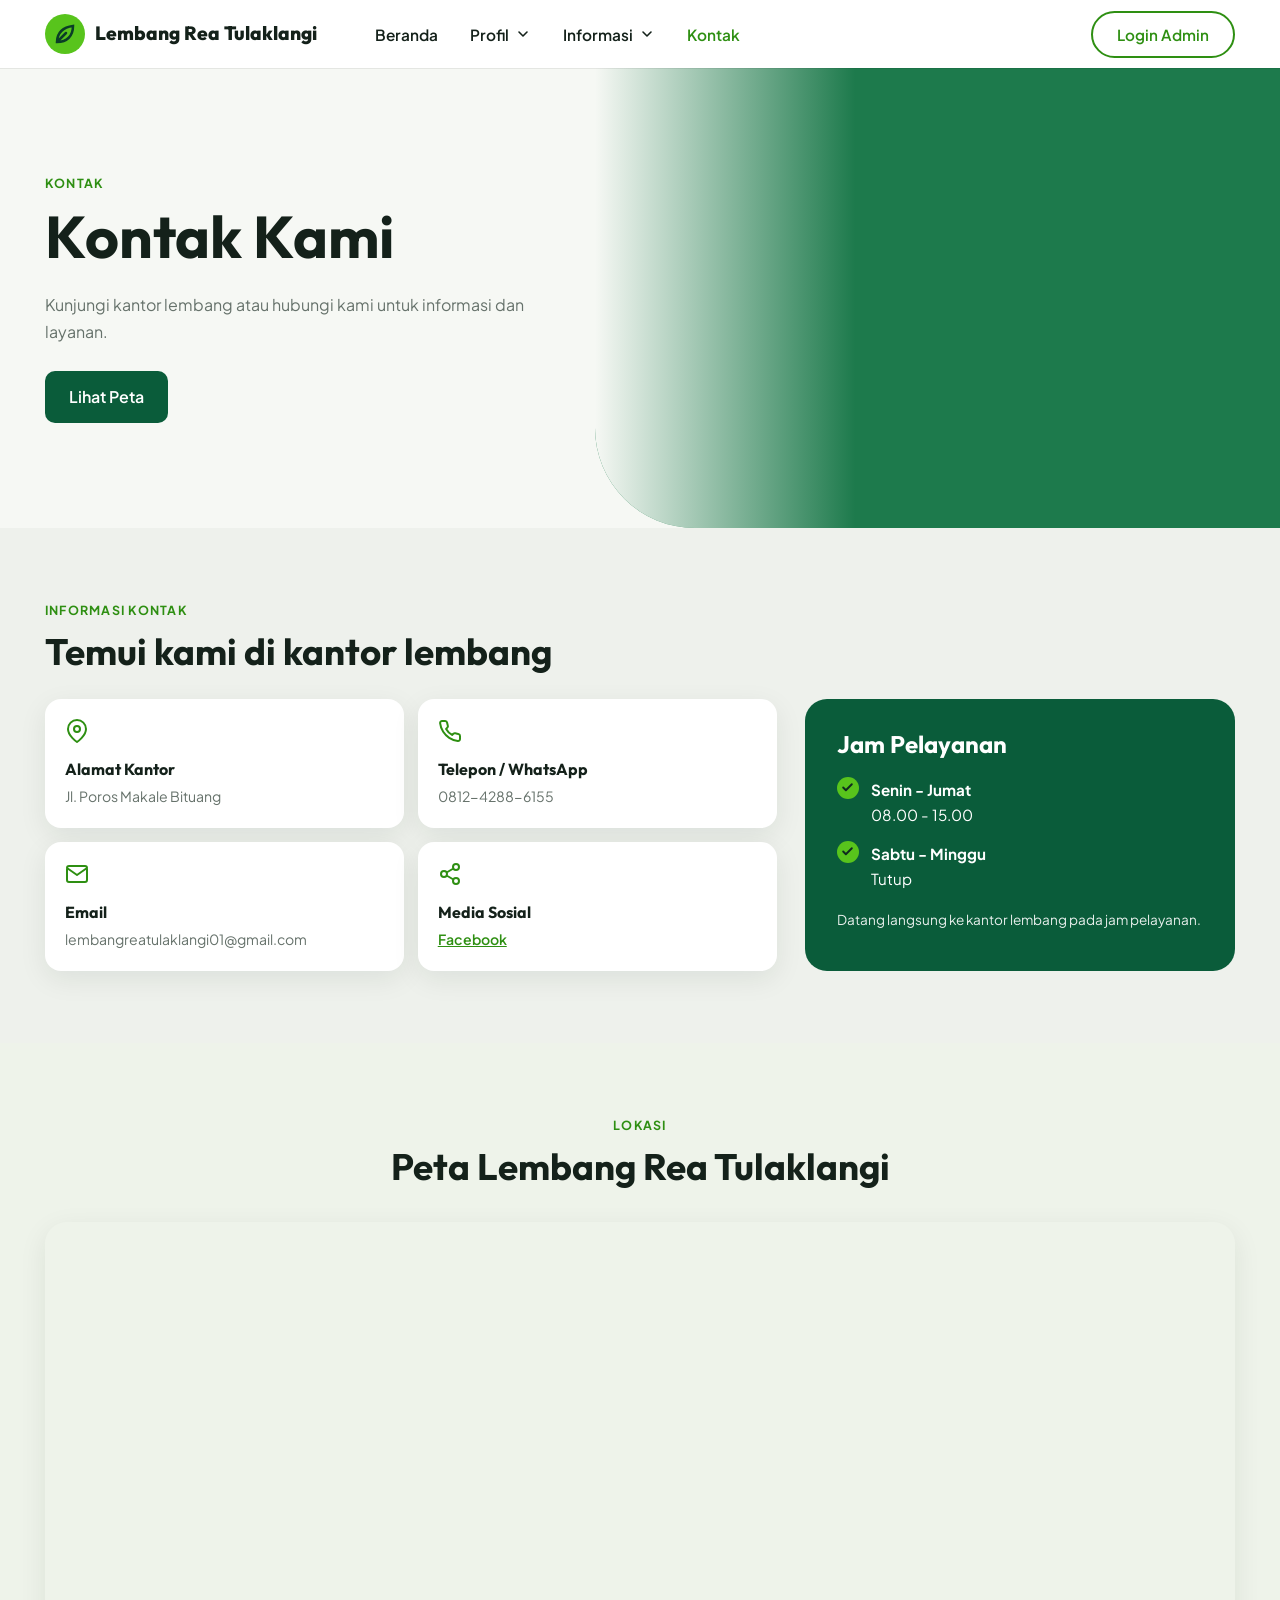
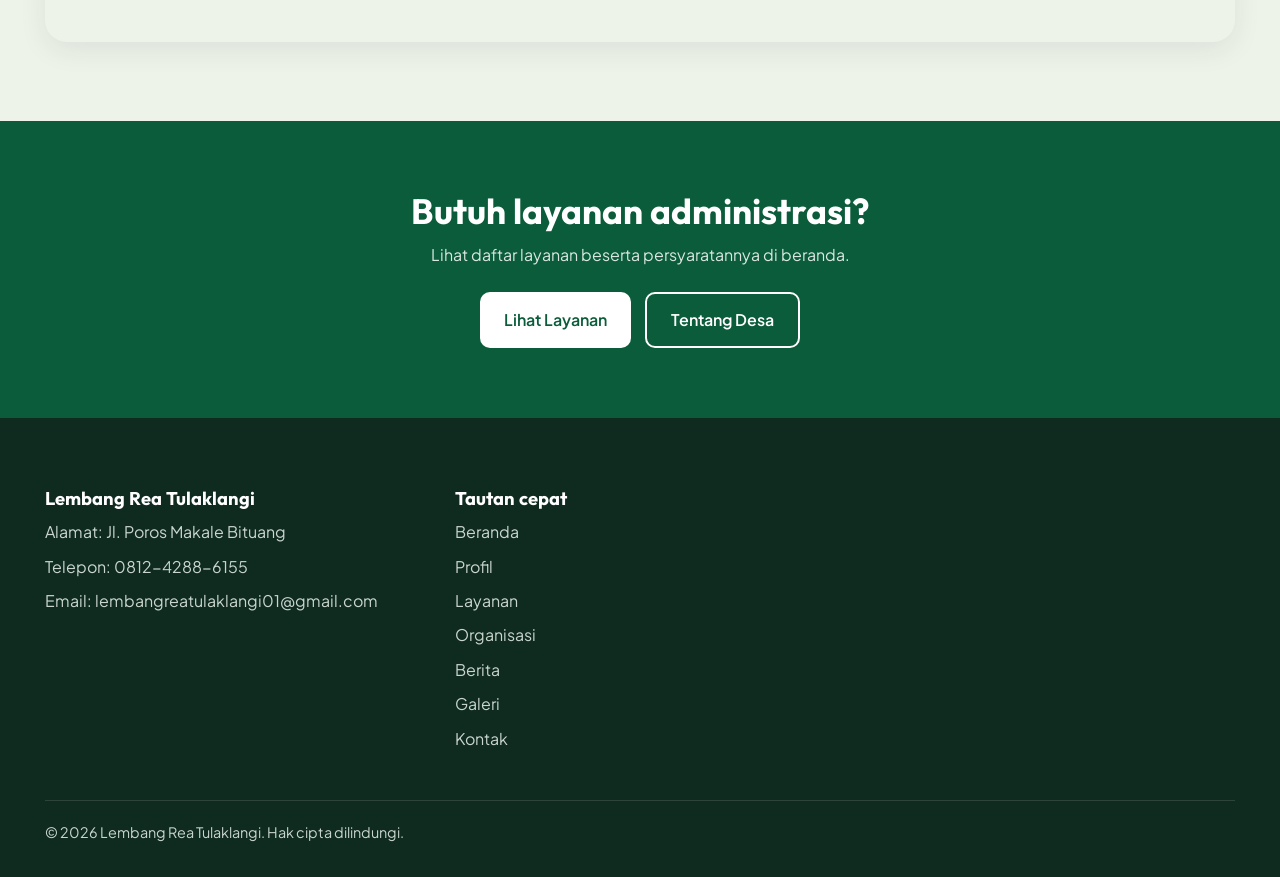
<file: kontak.html>
<!DOCTYPE html>
<html lang="id">
<head>
<meta charset="UTF-8">
<meta name="viewport" content="width=device-width, initial-scale=1.0">
<title>Kontak - Lembang Rea Tulaklangi</title>
<link rel="preconnect" href="https://fonts.googleapis.com">
<link rel="preconnect" href="https://fonts.gstatic.com" crossorigin>
<link href="https://fonts.googleapis.com/css2?family=Outfit:wght@600;700;800&family=Plus+Jakarta+Sans:wght@400;500;600&display=swap" rel="stylesheet">
<link rel="stylesheet" href="css/style.css">
<link rel="stylesheet" href="css/halaman.css">
</head>
<body class="situs">
<header class="nav">
  <a class="brand" href="index.html">
    <svg viewBox="0 0 40 40" width="40" height="40" aria-hidden="true"><circle cx="20" cy="20" r="20" fill="#58c41c"/><path d="M12 28c0-9 6-15 16-16 0 10-6 16-16 16zm0 0l9-9" fill="none" stroke="#0a3d27" stroke-width="2.5" stroke-linecap="round"/></svg>    <span>Lembang Rea Tulaklangi</span>
  </a>
  
  <button class="burger" id="burger" type="button" aria-label="Buka menu" aria-expanded="false" aria-controls="menu">
    <span class="burger-bar" aria-hidden="true"></span>
  </button>
  
  <nav class="menu" id="menu" aria-label="Navigasi utama">
    <ul>
                <li><a href="index.html">Beranda</a></li>
                      <li class="has-dd">
        <button type="button" class="dd-btn" aria-expanded="false" aria-haspopup="true">Profil <svg class="chev" viewBox="0 0 24 24" fill="none" stroke="currentColor" stroke-width="2.4" stroke-linecap="round" stroke-linejoin="round" aria-hidden="true"><path d="M6 9l6 6 6-6"/></svg></button>
        <div class="dd">
                    <a href="profil.html">
            <span class="di"><svg viewBox="0 0 24 24" fill="none" stroke="currentColor" stroke-width="2" stroke-linecap="round" stroke-linejoin="round" aria-hidden="true"><path d="M3 9l9-7 9 7v11a2 2 0 0 1-2 2H5a2 2 0 0 1-2-2z M9 22V12h6v10"/></svg></span>
            <span><b>Tentang Desa</b><small>Sambutan dan sejarah Lembang Rea Tulaklangi</small></span>
          </a>
                    <a href="organisasi.html">
            <span class="di"><svg viewBox="0 0 24 24" fill="none" stroke="currentColor" stroke-width="2" stroke-linecap="round" stroke-linejoin="round" aria-hidden="true"><path d="M12 3v6 M5 15v-3h14v3 M12 9v3 M3 15h4v6H3z M17 15h4v6h-4z M10 15h4v6h-4z"/></svg></span>
            <span><b>Struktur Organisasi</b><small>Bagan perangkat Pemerintah Lembang</small></span>
          </a>
                  </div>
      </li>
                      <li class="has-dd">
        <button type="button" class="dd-btn" aria-expanded="false" aria-haspopup="true">Informasi <svg class="chev" viewBox="0 0 24 24" fill="none" stroke="currentColor" stroke-width="2.4" stroke-linecap="round" stroke-linejoin="round" aria-hidden="true"><path d="M6 9l6 6 6-6"/></svg></button>
        <div class="dd">
                    <a href="berita.html">
            <span class="di"><svg viewBox="0 0 24 24" fill="none" stroke="currentColor" stroke-width="2" stroke-linecap="round" stroke-linejoin="round" aria-hidden="true"><path d="M4 4h16v16H4z M8 8h8 M8 12h8 M8 16h5"/></svg></span>
            <span><b>Berita</b><small>Artikel, pengumuman, dan agenda desa</small></span>
          </a>
                    <a href="galeri.html">
            <span class="di"><svg viewBox="0 0 24 24" fill="none" stroke="currentColor" stroke-width="2" stroke-linecap="round" stroke-linejoin="round" aria-hidden="true"><path d="M3 3h18v18H3z M8.5 10a1.5 1.5 0 1 0 0-3 1.5 1.5 0 0 0 0 3z M21 15l-5-5L5 21"/></svg></span>
            <span><b>Galeri</b><small>Foto alam, UMKM, dan budaya desa</small></span>
          </a>
                  </div>
      </li>
                      <li class="on"><a href="kontak.html" aria-current="page">Kontak</a></li>
              </ul>
    <a href="login.html" class="btn btn-outline login-m">Login Admin</a>
  </nav>
  <a href="login.html" class="btn btn-outline login">Login Admin</a>
</header>
<div class="tp">
<section class="tp-hero"><div class="tp-hero-teks"><p class="tp-eyebrow">Kontak</p><h1>Kontak Kami</h1><p class="tp-lead">Kunjungi kantor lembang atau hubungi kami untuk informasi dan layanan.</p><a class="tp-btn" href="#peta">Lihat Peta</a></div><div class="tp-hero-img" style="background-image:url('')"></div></section>
<section class="tp-sec">
  <p class="tp-eyebrow">Informasi Kontak</p>
  <h2 class="tp-h2">Temui kami di kantor lembang</h2>
  <div class="tp-usp" style="margin-top:26px">
    <div class="tp-6 dua">
      <div class="tp-mini"><div class="ik"><svg viewBox="0 0 24 24" fill="none" stroke="currentColor" stroke-width="2" stroke-linecap="round" stroke-linejoin="round" aria-hidden="true"><path d="M21 10c0 7-9 13-9 13s-9-6-9-13a9 9 0 0 1 18 0z M12 7a3 3 0 1 0 0 6 3 3 0 0 0 0-6z"/></svg></div><h3>Alamat Kantor</h3><p>Jl. Poros Makale Bituang</p></div>
      <a class="tp-mini" href="https://wa.me/6281242886155" target="_blank" rel="noopener"><div class="ik"><svg viewBox="0 0 24 24" fill="none" stroke="currentColor" stroke-width="2" stroke-linecap="round" stroke-linejoin="round" aria-hidden="true"><path d="M22 16.9v3a2 2 0 0 1-2.2 2 19.8 19.8 0 0 1-8.6-3.1 19.5 19.5 0 0 1-6-6A19.8 19.8 0 0 1 2.1 4.2 2 2 0 0 1 4.1 2h3a2 2 0 0 1 2 1.7c.1 1 .4 1.9.7 2.8a2 2 0 0 1-.5 2.1L8.1 9.9a16 16 0 0 0 6 6l1.3-1.2a2 2 0 0 1 2.1-.4c.9.3 1.8.6 2.8.7a2 2 0 0 1 1.7 2z"/></svg></div><h3>Telepon / WhatsApp</h3><p>0812-4288-6155</p></a>
      <a class="tp-mini" href="mailto:lembangreatulaklangi01@gmail.com"><div class="ik"><svg viewBox="0 0 24 24" fill="none" stroke="currentColor" stroke-width="2" stroke-linecap="round" stroke-linejoin="round" aria-hidden="true"><path d="M4 4h16a2 2 0 0 1 2 2v12a2 2 0 0 1-2 2H4a2 2 0 0 1-2-2V6a2 2 0 0 1 2-2z M22 6l-10 7L2 6"/></svg></div><h3>Email</h3><p>lembangreatulaklangi01@gmail.com</p></a>
      <div class="tp-mini"><div class="ik"><svg viewBox="0 0 24 24" fill="none" stroke="currentColor" stroke-width="2" stroke-linecap="round" stroke-linejoin="round" aria-hidden="true"><path d="M18 8a3 3 0 1 0 0-6 3 3 0 0 0 0 6z M6 15a3 3 0 1 0 0-6 3 3 0 0 0 0 6z M18 22a3 3 0 1 0 0-6 3 3 0 0 0 0 6z M8.6 13.5l6.8 4 M15.4 6.5l-6.8 4"/></svg></div><h3>Media Sosial</h3><p><a href="https://www.facebook.com/share/1FvnLsK46F/?mibextid=wwXIfr" target="_blank" rel="noopener" style="margin-right:12px;color:var(--hijau-teks);font-weight:600">Facebook</a></p></div>
    </div>
    <div class="tp-gelap">
      <h3>Jam Pelayanan</h3>
      <ul>
                  <li><span><svg viewBox="0 0 24 24" fill="none" stroke="currentColor" stroke-width="2" stroke-linecap="round" stroke-linejoin="round" aria-hidden="true"><path d="M20 6L9 17l-5-5"/></svg></span><div><strong>Senin - Jumat</strong><br>08.00 - 15.00</div></li>
                  <li><span><svg viewBox="0 0 24 24" fill="none" stroke="currentColor" stroke-width="2" stroke-linecap="round" stroke-linejoin="round" aria-hidden="true"><path d="M20 6L9 17l-5-5"/></svg></span><div><strong>Sabtu - Minggu</strong><br>Tutup</div></li>
              </ul>
      <p style="font-size:.85rem;margin-top:18px">Datang langsung ke kantor lembang pada jam pelayanan.</p>
    </div>
  </div>
</section>

<section class="tp-sec tp-alt" id="peta">
  <div class="tp-tengah"><p class="tp-eyebrow">Lokasi</p><h2 class="tp-h2">Peta Lembang Rea Tulaklangi</h2></div>
  <iframe class="tp-peta" title="Peta lokasi Lembang Rea Tulaklangi" loading="lazy" src="https://www.google.com/maps?q=Tana+Toraja&amp;output=embed"></iframe>
</section>
<section class="tp-cta"><h2>Butuh layanan administrasi?</h2><p>Lihat daftar layanan beserta persyaratannya di beranda.</p><div class="gap"><a class="tp-btn putih" href="index.html#layanan">Lihat Layanan</a><a class="tp-btn garis" href="profil.html">Tentang Desa</a></div></section></div>
<footer class="foot" id="kontak">
  <div class="foot-grid">
    <div>
      <h3>Lembang Rea Tulaklangi</h3>
      <p>Alamat: Jl. Poros Makale Bituang</p>
      <p>Telepon: 0812-4288-6155</p>
      <p>Email: lembangreatulaklangi01@gmail.com</p>
    </div>
    <div>
      <h3>Tautan cepat</h3>
      <p><a href="index.html">Beranda</a></p><p><a href="profil.html">Profil</a></p><p><a href="index.html#layanan">Layanan</a></p><p><a href="organisasi.html">Organisasi</a></p><p><a href="berita.html">Berita</a></p><p><a href="galeri.html">Galeri</a></p><p><a href="kontak.html">Kontak</a></p>
    </div>
    <iframe class="map" title="Peta lokasi Lembang Rea Tulaklangi" loading="lazy" src="https://www.google.com/maps?q=Tana+Toraja&amp;output=embed"></iframe>
  </div>
  <p class="copy">&copy; 2026 Lembang Rea Tulaklangi. Hak cipta dilindungi.</p>
</footer>
<script src="js/script.js" defer></script>
</body>
</html>
</file>
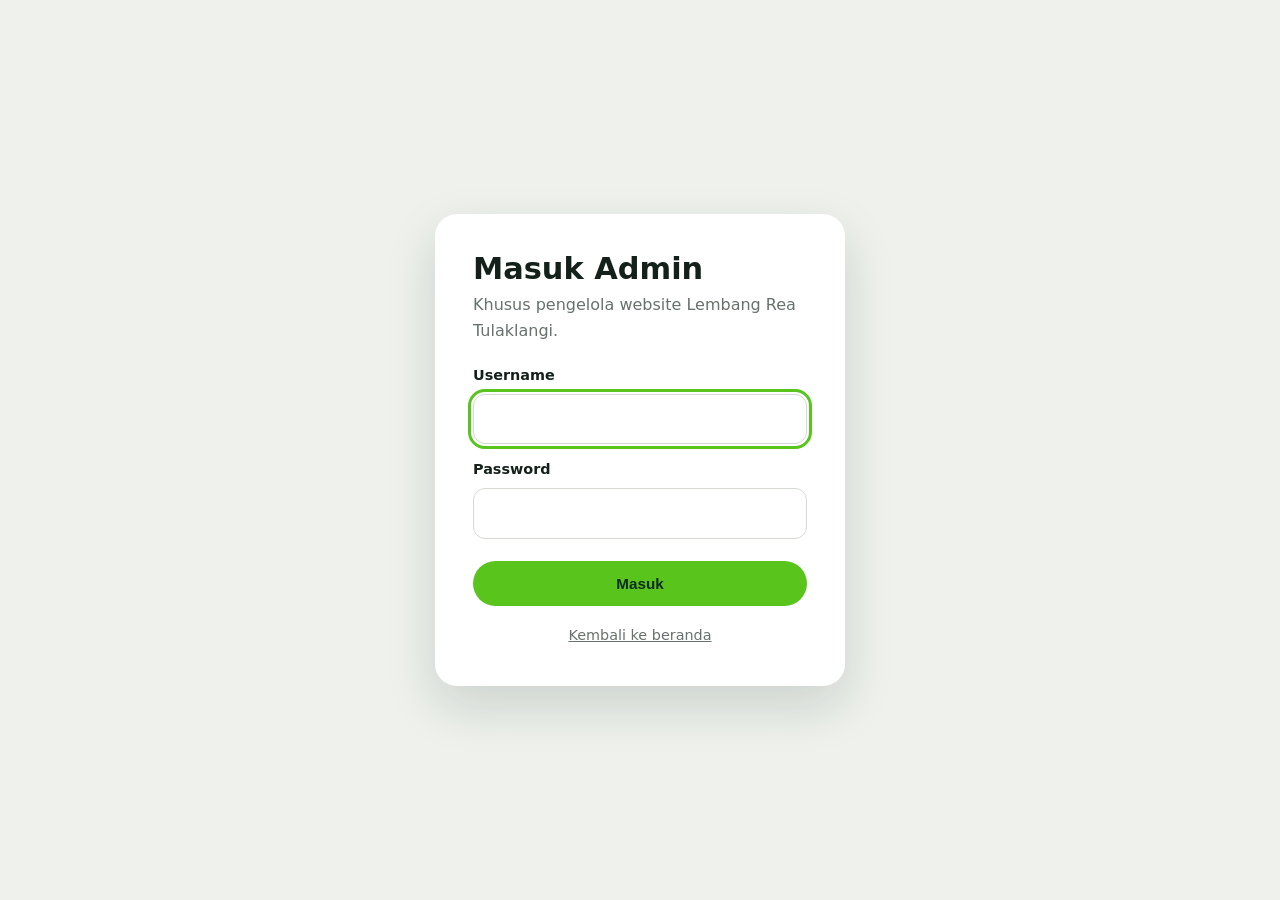
<file: login.html>
<!DOCTYPE html>
<html lang="id">
<head>
<meta charset="UTF-8">
<meta name="viewport" content="width=device-width, initial-scale=1">
<title>Masuk Admin - Lembang Rea Tulaklangi</title>
<link rel="stylesheet" href="css/style.css">
</head>
<body class="auth">
  <main class="auth-box">
    <h1 style="font-size:1.9rem">Masuk Admin</h1>
    <p>Khusus pengelola website Lembang Rea Tulaklangi.</p>
        <div class="alert" id="pesan-login" hidden></div>
    <form id="form-login" autocomplete="off">
      <label for="username">Username</label>
      <input id="username" name="username" type="text" required autofocus>
      <label for="password">Password</label>
      <input id="password" name="password" type="password" required>
      <button type="submit" class="btn btn-green">Masuk</button>
    </form>
    <a class="back" href="index.html">Kembali ke beranda</a>
  </main>
<script src="js/login.js" defer></script>
</body>
</html>
</file>
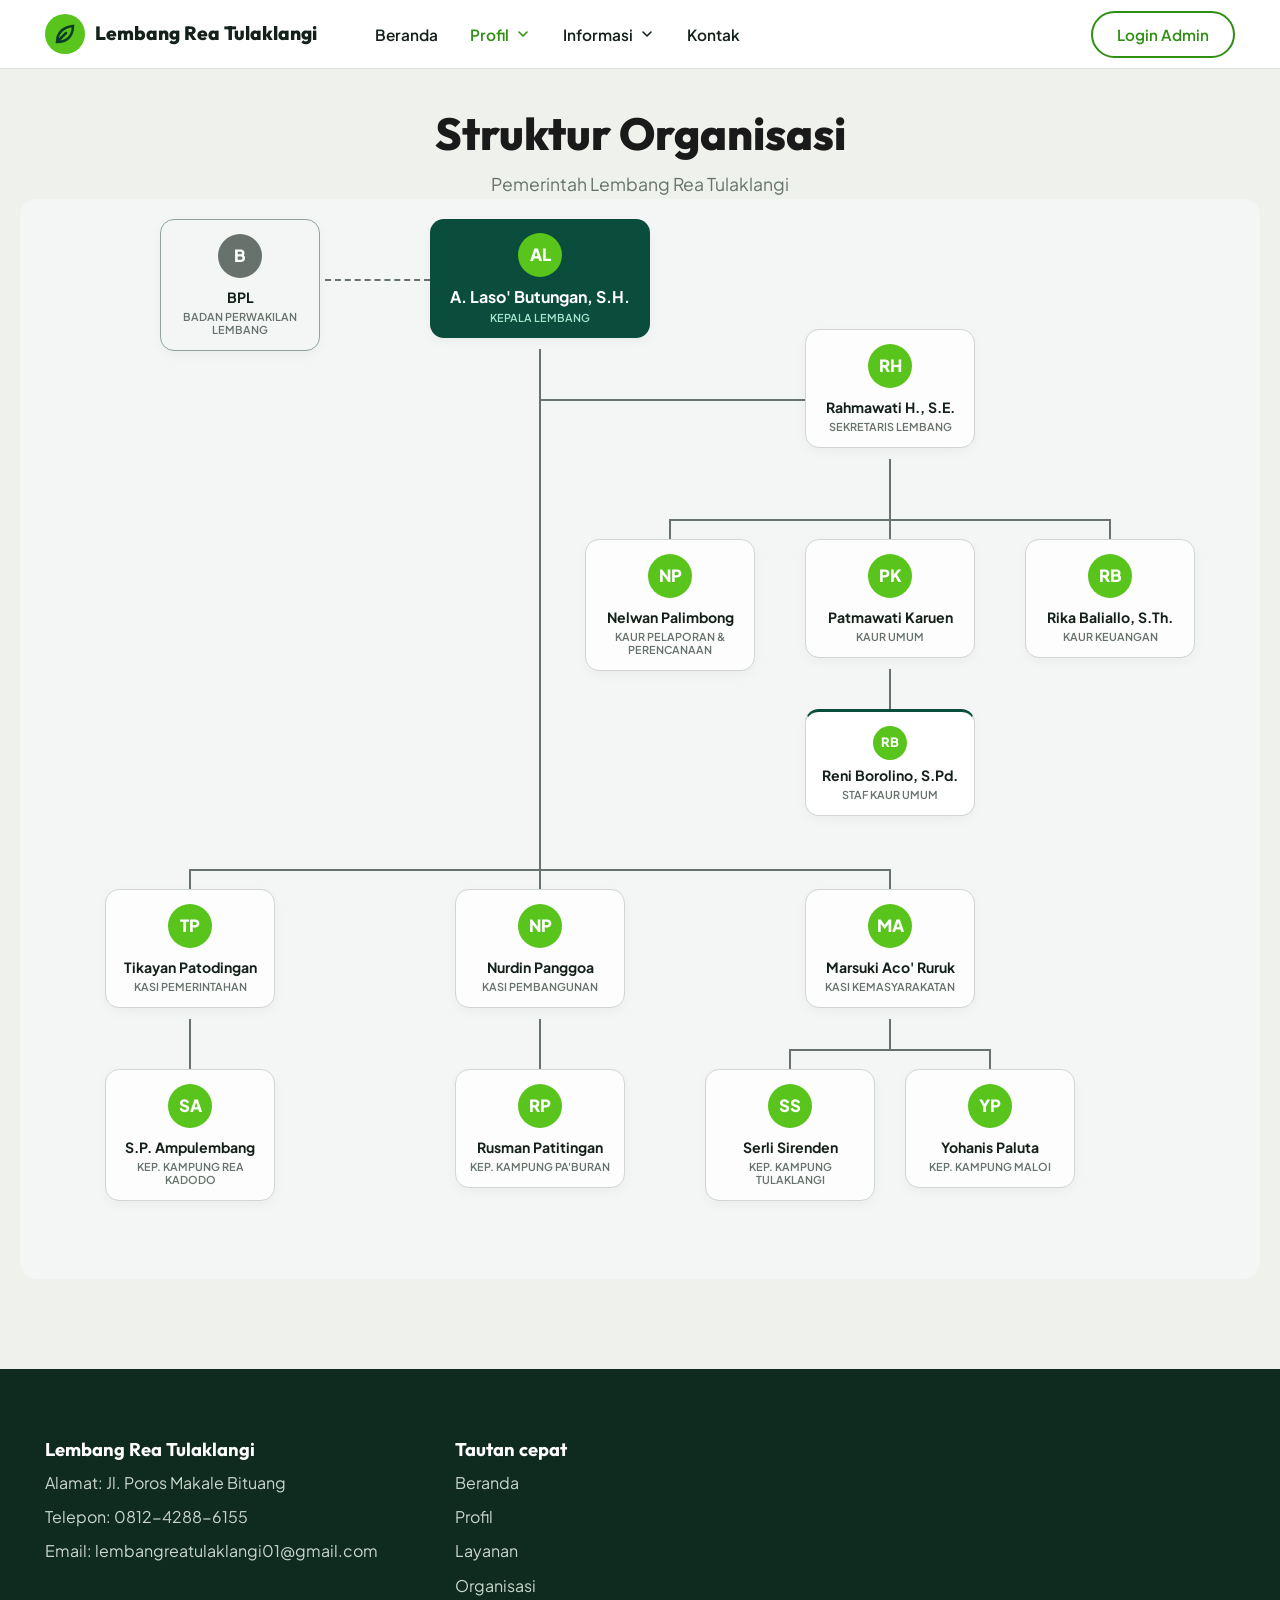
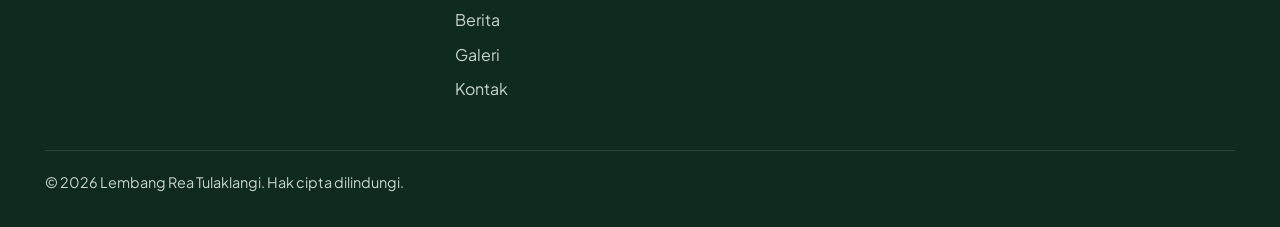
<file: organisasi.html>
<!DOCTYPE html>
<html lang="id">
<head>
<meta charset="UTF-8">
<meta name="viewport" content="width=device-width, initial-scale=1.0">
<title>Struktur Organisasi - Lembang Rea Tulaklangi</title>
<link rel="preconnect" href="https://fonts.googleapis.com">
<link rel="preconnect" href="https://fonts.gstatic.com" crossorigin>
<link href="https://fonts.googleapis.com/css2?family=Outfit:wght@600;700;800&family=Plus+Jakarta+Sans:wght@400;500;600&display=swap" rel="stylesheet">
<link rel="stylesheet" href="css/style.css">
<link rel="stylesheet" href="css/halaman.css">
<link rel="stylesheet" href="css/organisasi.css">
</head>
<body class="situs">
<header class="nav">
  <a class="brand" href="index.html">
    <svg viewBox="0 0 40 40" width="40" height="40" aria-hidden="true"><circle cx="20" cy="20" r="20" fill="#58c41c"/><path d="M12 28c0-9 6-15 16-16 0 10-6 16-16 16zm0 0l9-9" fill="none" stroke="#0a3d27" stroke-width="2.5" stroke-linecap="round"/></svg>    <span>Lembang Rea Tulaklangi</span>
  </a>
  
  <button class="burger" id="burger" type="button" aria-label="Buka menu" aria-expanded="false" aria-controls="menu">
    <span class="burger-bar" aria-hidden="true"></span>
  </button>
  
  <nav class="menu" id="menu" aria-label="Navigasi utama">
    <ul>
                <li><a href="index.html">Beranda</a></li>
                      <li class="has-dd on">
        <button type="button" class="dd-btn" aria-expanded="false" aria-haspopup="true">Profil <svg class="chev" viewBox="0 0 24 24" fill="none" stroke="currentColor" stroke-width="2.4" stroke-linecap="round" stroke-linejoin="round" aria-hidden="true"><path d="M6 9l6 6 6-6"/></svg></button>
        <div class="dd">
                    <a href="profil.html">
            <span class="di"><svg viewBox="0 0 24 24" fill="none" stroke="currentColor" stroke-width="2" stroke-linecap="round" stroke-linejoin="round" aria-hidden="true"><path d="M3 9l9-7 9 7v11a2 2 0 0 1-2 2H5a2 2 0 0 1-2-2z M9 22V12h6v10"/></svg></span>
            <span><b>Tentang Desa</b><small>Sambutan dan sejarah Lembang Rea Tulaklangi</small></span>
          </a>
                    <a href="organisasi.html" class="on" aria-current="page">
            <span class="di"><svg viewBox="0 0 24 24" fill="none" stroke="currentColor" stroke-width="2" stroke-linecap="round" stroke-linejoin="round" aria-hidden="true"><path d="M12 3v6 M5 15v-3h14v3 M12 9v3 M3 15h4v6H3z M17 15h4v6h-4z M10 15h4v6h-4z"/></svg></span>
            <span><b>Struktur Organisasi</b><small>Bagan perangkat Pemerintah Lembang</small></span>
          </a>
                  </div>
      </li>
                      <li class="has-dd">
        <button type="button" class="dd-btn" aria-expanded="false" aria-haspopup="true">Informasi <svg class="chev" viewBox="0 0 24 24" fill="none" stroke="currentColor" stroke-width="2.4" stroke-linecap="round" stroke-linejoin="round" aria-hidden="true"><path d="M6 9l6 6 6-6"/></svg></button>
        <div class="dd">
                    <a href="berita.html">
            <span class="di"><svg viewBox="0 0 24 24" fill="none" stroke="currentColor" stroke-width="2" stroke-linecap="round" stroke-linejoin="round" aria-hidden="true"><path d="M4 4h16v16H4z M8 8h8 M8 12h8 M8 16h5"/></svg></span>
            <span><b>Berita</b><small>Artikel, pengumuman, dan agenda desa</small></span>
          </a>
                    <a href="galeri.html">
            <span class="di"><svg viewBox="0 0 24 24" fill="none" stroke="currentColor" stroke-width="2" stroke-linecap="round" stroke-linejoin="round" aria-hidden="true"><path d="M3 3h18v18H3z M8.5 10a1.5 1.5 0 1 0 0-3 1.5 1.5 0 0 0 0 3z M21 15l-5-5L5 21"/></svg></span>
            <span><b>Galeri</b><small>Foto alam, UMKM, dan budaya desa</small></span>
          </a>
                  </div>
      </li>
                      <li><a href="kontak.html">Kontak</a></li>
              </ul>
    <a href="login.html" class="btn btn-outline login-m">Login Admin</a>
  </nav>
  <a href="login.html" class="btn btn-outline login">Login Admin</a>
</header>
<main class="container py-5">
  <div style="text-align: center; padding: 40px 20px 50px;">
    <h1 style="font-weight: 800; font-size: clamp(2rem, 4vw, 2.8rem); margin: 0 0 10px; color: #1a1a1a;">
      Struktur Organisasi
    </h1>
    <p style="color: #66726b; font-size: 1.1rem; margin: 0;">
      Pemerintah Lembang Rea Tulaklangi
    </p>

  <div class="bagan-scroll">
    <div class="bagan-container">
        
        <!-- LEVEL 1: KEPALA & BPL -->
        <div class='org-card leader' style='top: 0px; left: 500px; width: 220px;'><div class='avatar bg-leader'>AL</div><div class='nama'>A. Laso' Butungan, S.H.</div><div class='jabatan'>KEPALA LEMBANG</div></div>        <div class='org-card bpl' style='top: 0px; left: 200px; width: 160px;'><div class='avatar bg-bpl'>B</div><div class='nama'>BPL</div><div class='jabatan'>BADAN PERWAKILAN LEMBANG</div></div>        <div class="line-dashed" style="top: 60px; left: 285px; width: 105px;"></div>

        <!-- GARIS UTAMA (Spine) -->
        <div class="line-v" style="top: 130px; left: 500px; height: 520px;"></div>

        <!-- LEVEL 2: SEKRETARIS (Cabang Kanan) -->
        <div class="line-h" style="top: 180px; left: 500px; width: 350px;"></div>
        <div class='org-card sub' style='top: 110px; left: 850px; width: 170px;'><div class='avatar'>RH</div><div class='nama'>Rahmawati H., S.E.</div><div class='jabatan'>SEKRETARIS LEMBANG</div></div>
        <!-- LEVEL 3: 3 KAUR (Di bawah Sekretaris) -->
        <div class="line-v" style="top: 240px; left: 850px; height: 60px;"></div>
        <div class="line-h" style="top: 300px; left: 630px; width: 440px;"></div>
        
        <div class="line-v" style="top: 300px; left: 630px; height: 20px;"></div>
        <div class='org-card sub' style='top: 320px; left: 630px; width: 170px;'><div class='avatar'>NP</div><div class='nama'>Nelwan Palimbong</div><div class='jabatan'>KAUR PELAPORAN & PERENCANAAN</div></div>
        <div class="line-v" style="top: 300px; left: 850px; height: 20px;"></div>
        <div class='org-card sub' style='top: 320px; left: 850px; width: 170px;'><div class='avatar'>PK</div><div class='nama'>Patmawati Karuen</div><div class='jabatan'>KAUR UMUM</div></div>
        <div class="line-v" style="top: 300px; left: 1070px; height: 20px;"></div>
        <div class='org-card sub' style='top: 320px; left: 1070px; width: 170px;'><div class='avatar'>RB</div><div class='nama'>Rika Baliallo, S.Th.</div><div class='jabatan'>KAUR KEUANGAN</div></div>
        <!-- LEVEL 4: STAF KAUR UMUM -->
        <div class="line-v" style="top: 450px; left: 850px; height: 40px;"></div>
        <div class='org-card staf' style='top: 490px; left: 850px; width: 170px;'><div class='avatar xs'>RB</div><div class='nama'>Reni Borolino, S.Pd.</div><div class='jabatan'>STAF KAUR UMUM</div></div>
        <!-- ============================================== -->

        <!-- LEVEL 5: PARA KASI (Di bawah garis utama) -->
        <div class="line-h" style="top: 650px; left: 150px; width: 700px;"></div>
        
        <div class="line-v" style="top: 650px; left: 150px; height: 20px;"></div>
        <div class='org-card sub' style='top: 670px; left: 150px; width: 170px;'><div class='avatar'>TP</div><div class='nama'>Tikayan Patodingan</div><div class='jabatan'>KASI PEMERINTAHAN</div></div>
        <div class="line-v" style="top: 650px; left: 500px; height: 20px;"></div>
        <div class='org-card sub' style='top: 670px; left: 500px; width: 170px;'><div class='avatar'>NP</div><div class='nama'>Nurdin Panggoa</div><div class='jabatan'>KASI PEMBANGUNAN</div></div>
        <div class="line-v" style="top: 650px; left: 850px; height: 20px;"></div>
        <div class='org-card sub' style='top: 670px; left: 850px; width: 170px;'><div class='avatar'>MA</div><div class='nama'>Marsuki Aco' Ruruk</div><div class='jabatan'>KASI KEMASYARAKATAN</div></div>
        <!-- LEVEL 6: KEPALA KAMPUNG -->
        <div class="line-v" style="top: 800px; left: 150px; height: 50px;"></div>
        <div class='org-card sub' style='top: 850px; left: 150px; width: 170px;'><div class='avatar'>SA</div><div class='nama'>S.P. Ampulembang</div><div class='jabatan'>KEP. KAMPUNG REA KADODO</div></div>
        <div class="line-v" style="top: 800px; left: 500px; height: 50px;"></div>
        <div class='org-card sub' style='top: 850px; left: 500px; width: 170px;'><div class='avatar'>RP</div><div class='nama'>Rusman Patitingan</div><div class='jabatan'>KEP. KAMPUNG PA'BURAN</div></div>
        <!-- Kepala Kampung Tulaklangi & Maloi (Bercabang 2 dari Kasi Kemasyarakatan) -->
        <div class="line-v" style="top: 800px; left: 850px; height: 30px;"></div>
        <div class="line-h" style="top: 830px; left: 750px; width: 200px;"></div>

        <div class="line-v" style="top: 830px; left: 750px; height: 20px;"></div>
        <div class='org-card sub' style='top: 850px; left: 750px; width: 170px;'><div class='avatar'>SS</div><div class='nama'>Serli Sirenden</div><div class='jabatan'>KEP. KAMPUNG TULAKLANGI</div></div>
        <div class="line-v" style="top: 830px; left: 950px; height: 20px;"></div>
        <div class='org-card sub' style='top: 850px; left: 950px; width: 170px;'><div class='avatar'>YP</div><div class='nama'>Yohanis Paluta</div><div class='jabatan'>KEP. KAMPUNG MALOI</div></div>
    </div>
  </div>
</main>

<footer class="foot" id="kontak">
  <div class="foot-grid">
    <div>
      <h3>Lembang Rea Tulaklangi</h3>
      <p>Alamat: Jl. Poros Makale Bituang</p>
      <p>Telepon: 0812-4288-6155</p>
      <p>Email: lembangreatulaklangi01@gmail.com</p>
    </div>
    <div>
      <h3>Tautan cepat</h3>
      <p><a href="index.html">Beranda</a></p><p><a href="profil.html">Profil</a></p><p><a href="index.html#layanan">Layanan</a></p><p><a href="organisasi.html">Organisasi</a></p><p><a href="berita.html">Berita</a></p><p><a href="galeri.html">Galeri</a></p><p><a href="kontak.html">Kontak</a></p>
    </div>
    <iframe class="map" title="Peta lokasi Lembang Rea Tulaklangi" loading="lazy" src="https://www.google.com/maps?q=Tana+Toraja&amp;output=embed"></iframe>
  </div>
  <p class="copy">&copy; 2026 Lembang Rea Tulaklangi. Hak cipta dilindungi.</p>
</footer>
<script src="js/script.js" defer></script>
</body>
</html>
</file>
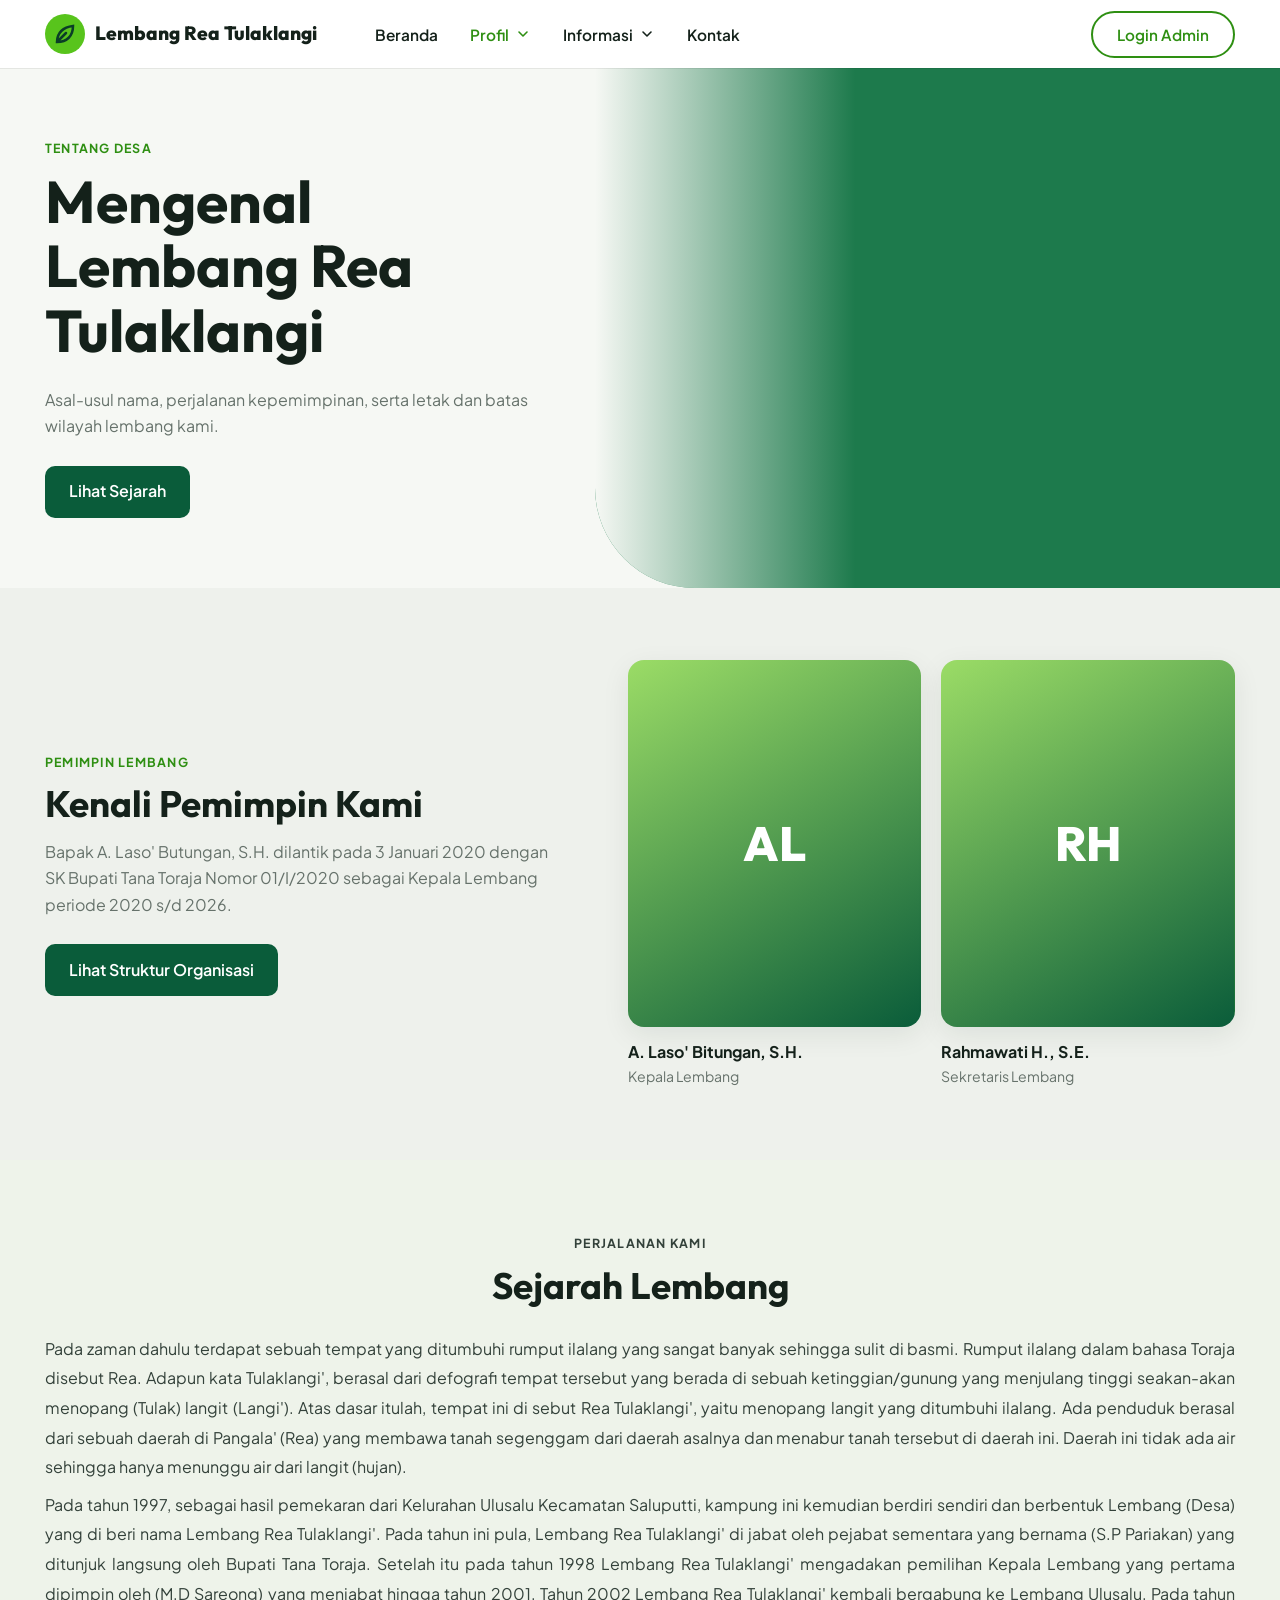
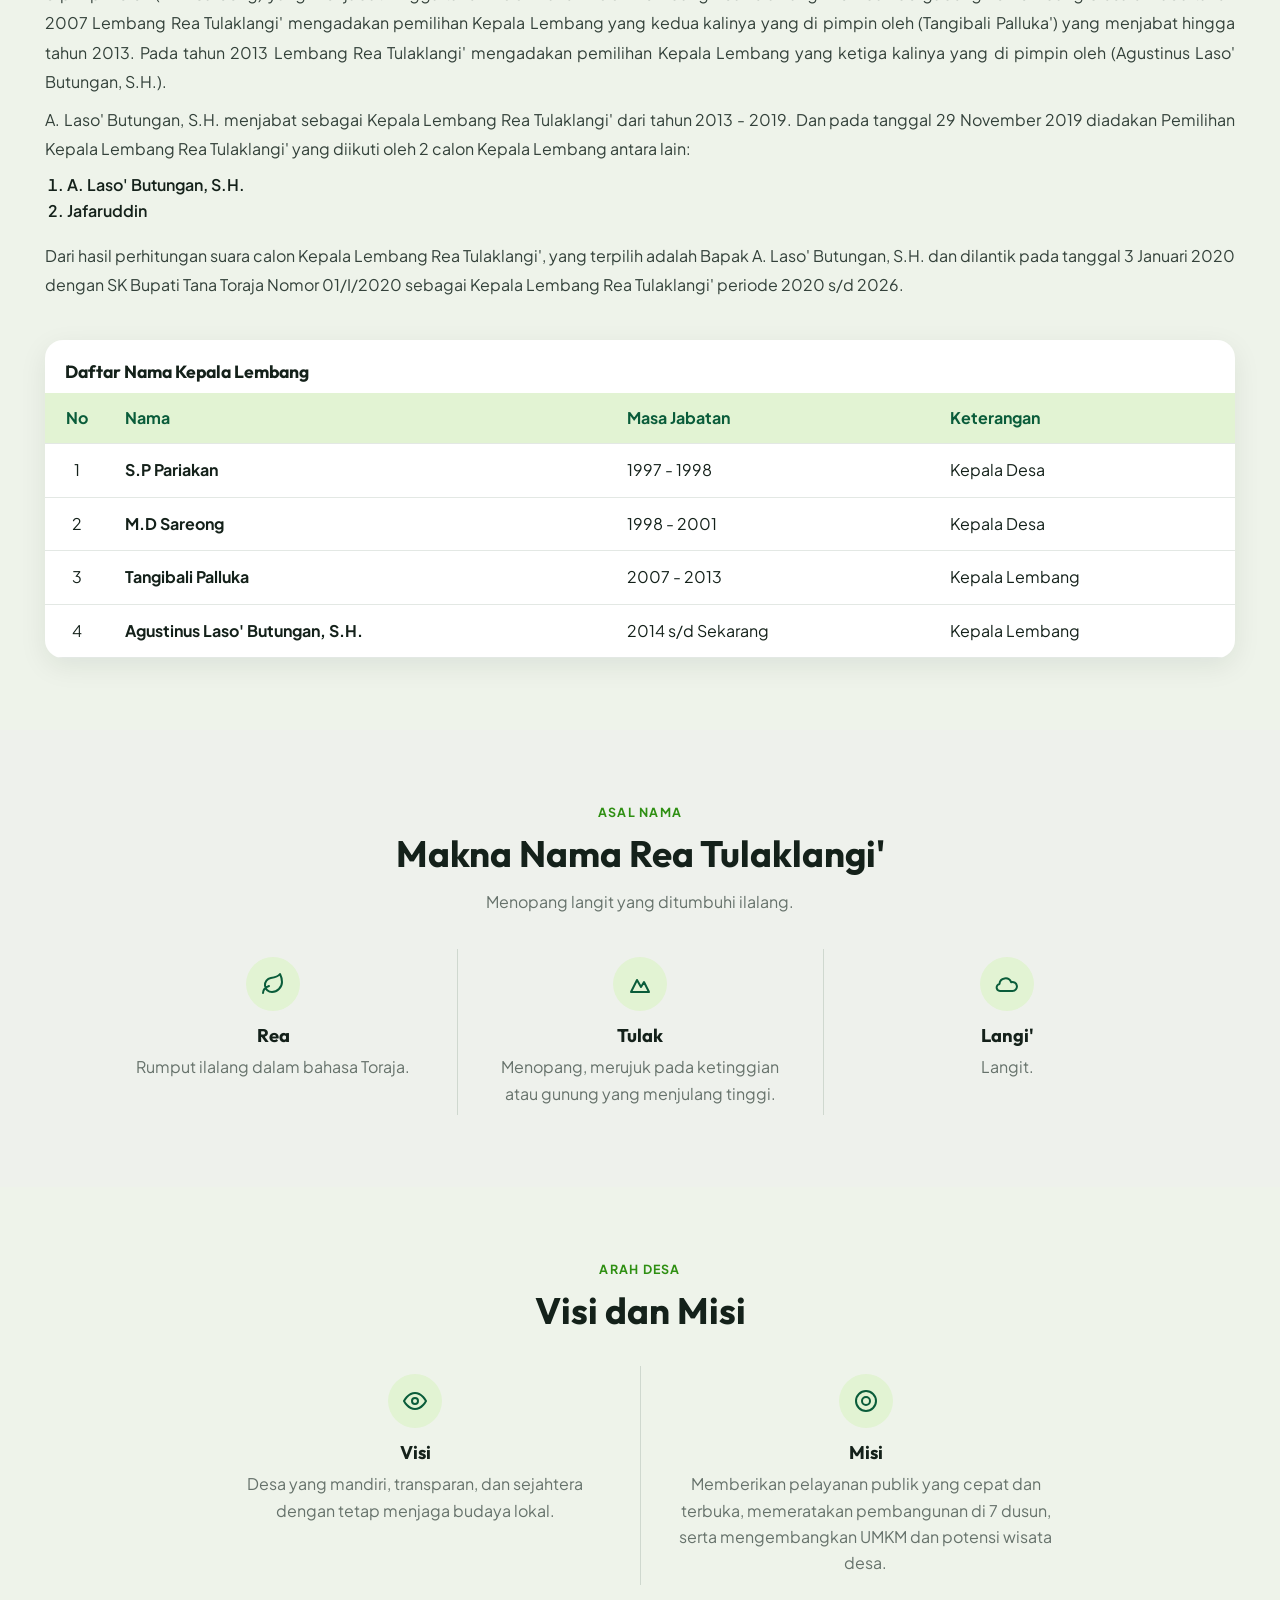
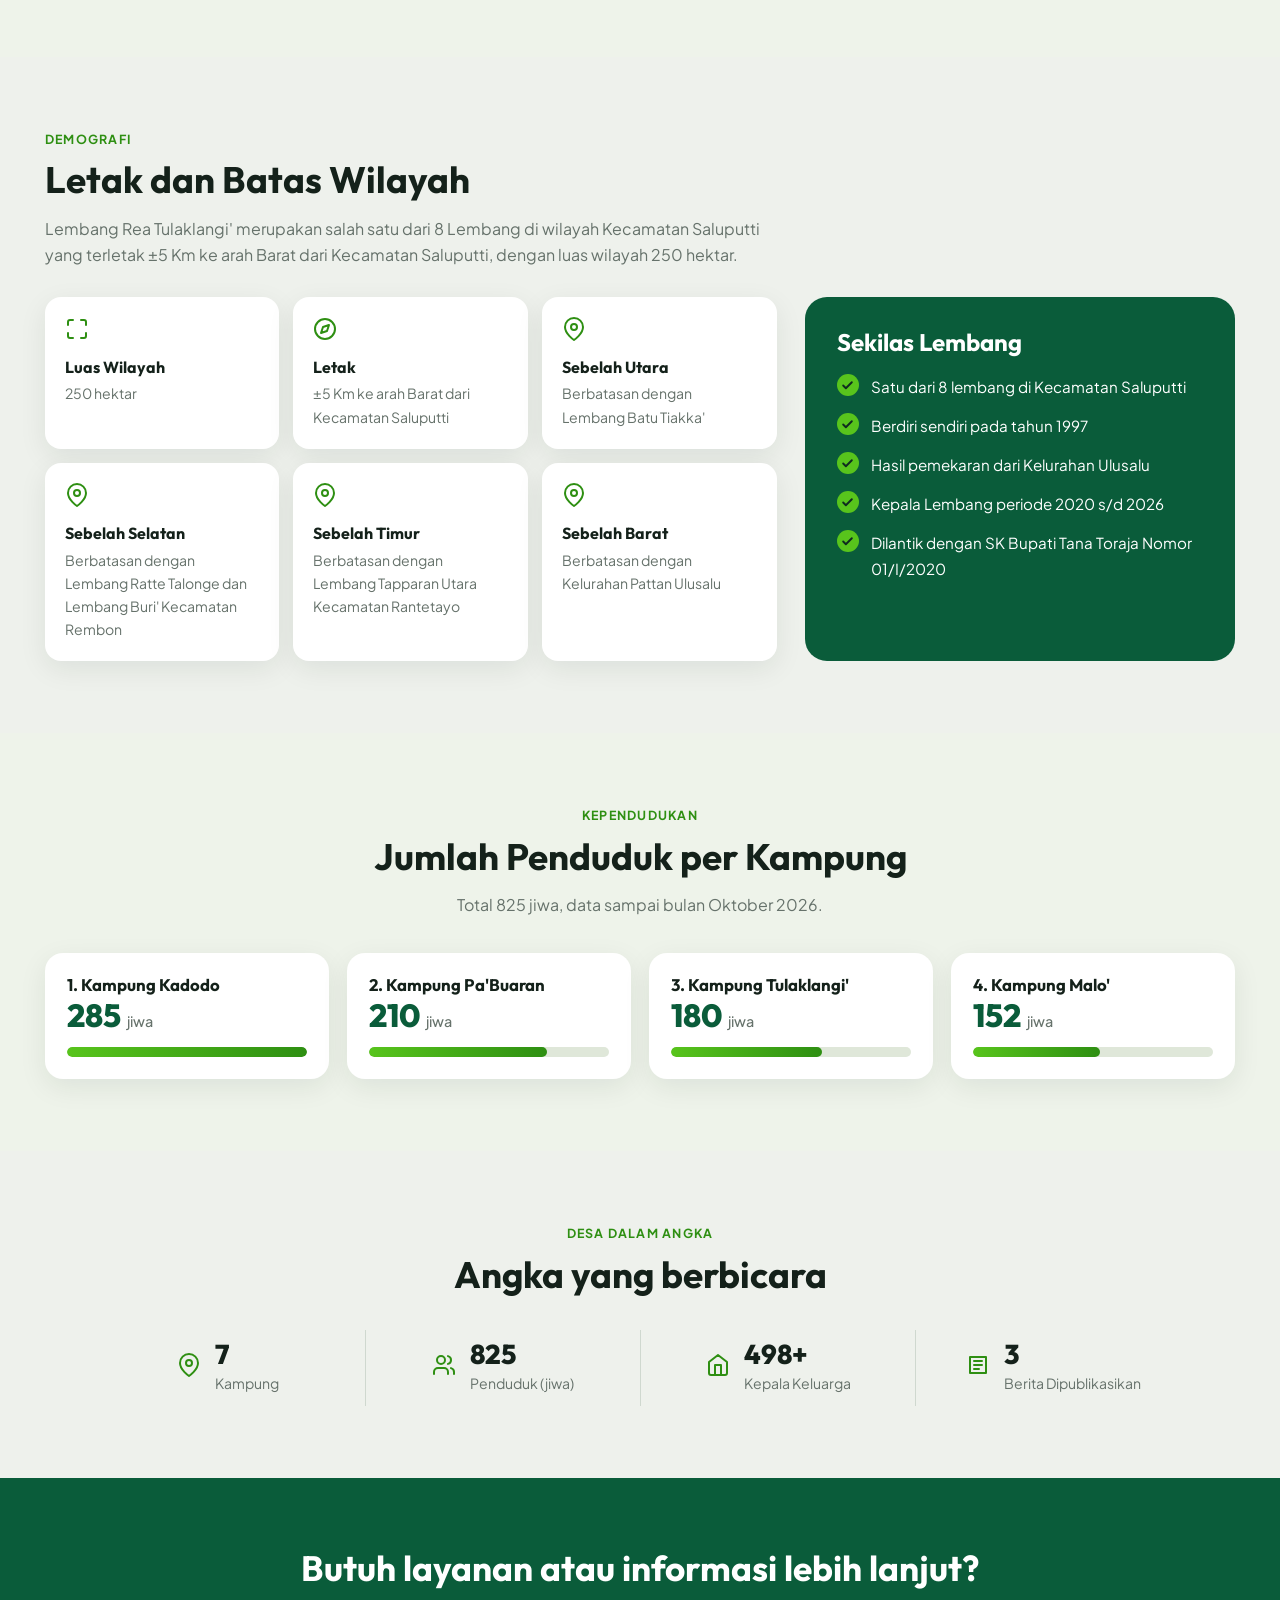
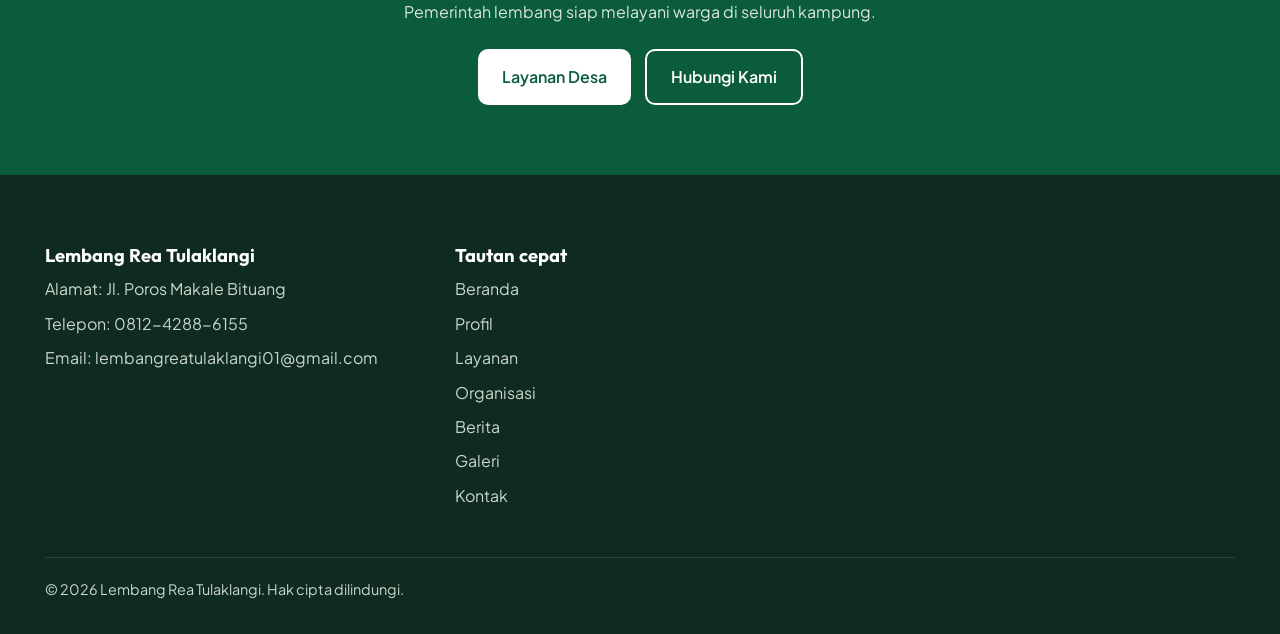
<file: profil.html>
<!DOCTYPE html>
<html lang="id">
<head>
<meta charset="UTF-8">
<meta name="viewport" content="width=device-width, initial-scale=1.0">
<title>Tentang Desa - Lembang Rea Tulaklangi</title>
<link rel="preconnect" href="https://fonts.googleapis.com">
<link rel="preconnect" href="https://fonts.gstatic.com" crossorigin>
<link href="https://fonts.googleapis.com/css2?family=Outfit:wght@600;700;800&family=Plus+Jakarta+Sans:wght@400;500;600&display=swap" rel="stylesheet">
<link rel="stylesheet" href="css/style.css">
<link rel="stylesheet" href="css/halaman.css">
</head>
<body class="situs">
<header class="nav">
  <a class="brand" href="index.html">
    <svg viewBox="0 0 40 40" width="40" height="40" aria-hidden="true"><circle cx="20" cy="20" r="20" fill="#58c41c"/><path d="M12 28c0-9 6-15 16-16 0 10-6 16-16 16zm0 0l9-9" fill="none" stroke="#0a3d27" stroke-width="2.5" stroke-linecap="round"/></svg>    <span>Lembang Rea Tulaklangi</span>
  </a>
  
  <button class="burger" id="burger" type="button" aria-label="Buka menu" aria-expanded="false" aria-controls="menu">
    <span class="burger-bar" aria-hidden="true"></span>
  </button>
  
  <nav class="menu" id="menu" aria-label="Navigasi utama">
    <ul>
                <li><a href="index.html">Beranda</a></li>
                      <li class="has-dd on">
        <button type="button" class="dd-btn" aria-expanded="false" aria-haspopup="true">Profil <svg class="chev" viewBox="0 0 24 24" fill="none" stroke="currentColor" stroke-width="2.4" stroke-linecap="round" stroke-linejoin="round" aria-hidden="true"><path d="M6 9l6 6 6-6"/></svg></button>
        <div class="dd">
                    <a href="profil.html" class="on" aria-current="page">
            <span class="di"><svg viewBox="0 0 24 24" fill="none" stroke="currentColor" stroke-width="2" stroke-linecap="round" stroke-linejoin="round" aria-hidden="true"><path d="M3 9l9-7 9 7v11a2 2 0 0 1-2 2H5a2 2 0 0 1-2-2z M9 22V12h6v10"/></svg></span>
            <span><b>Tentang Desa</b><small>Sambutan dan sejarah Lembang Rea Tulaklangi</small></span>
          </a>
                    <a href="organisasi.html">
            <span class="di"><svg viewBox="0 0 24 24" fill="none" stroke="currentColor" stroke-width="2" stroke-linecap="round" stroke-linejoin="round" aria-hidden="true"><path d="M12 3v6 M5 15v-3h14v3 M12 9v3 M3 15h4v6H3z M17 15h4v6h-4z M10 15h4v6h-4z"/></svg></span>
            <span><b>Struktur Organisasi</b><small>Bagan perangkat Pemerintah Lembang</small></span>
          </a>
                  </div>
      </li>
                      <li class="has-dd">
        <button type="button" class="dd-btn" aria-expanded="false" aria-haspopup="true">Informasi <svg class="chev" viewBox="0 0 24 24" fill="none" stroke="currentColor" stroke-width="2.4" stroke-linecap="round" stroke-linejoin="round" aria-hidden="true"><path d="M6 9l6 6 6-6"/></svg></button>
        <div class="dd">
                    <a href="berita.html">
            <span class="di"><svg viewBox="0 0 24 24" fill="none" stroke="currentColor" stroke-width="2" stroke-linecap="round" stroke-linejoin="round" aria-hidden="true"><path d="M4 4h16v16H4z M8 8h8 M8 12h8 M8 16h5"/></svg></span>
            <span><b>Berita</b><small>Artikel, pengumuman, dan agenda desa</small></span>
          </a>
                    <a href="galeri.html">
            <span class="di"><svg viewBox="0 0 24 24" fill="none" stroke="currentColor" stroke-width="2" stroke-linecap="round" stroke-linejoin="round" aria-hidden="true"><path d="M3 3h18v18H3z M8.5 10a1.5 1.5 0 1 0 0-3 1.5 1.5 0 0 0 0 3z M21 15l-5-5L5 21"/></svg></span>
            <span><b>Galeri</b><small>Foto alam, UMKM, dan budaya desa</small></span>
          </a>
                  </div>
      </li>
                      <li><a href="kontak.html">Kontak</a></li>
              </ul>
    <a href="login.html" class="btn btn-outline login-m">Login Admin</a>
  </nav>
  <a href="login.html" class="btn btn-outline login">Login Admin</a>
</header>
<div class="tp">
<section class="tp-hero"><div class="tp-hero-teks"><p class="tp-eyebrow">Tentang Desa</p><h1>Mengenal Lembang Rea Tulaklangi</h1><p class="tp-lead">Asal-usul nama, perjalanan kepemimpinan, serta letak dan batas wilayah lembang kami.</p><a class="tp-btn" href="#sejarah">Lihat Sejarah</a></div><div class="tp-hero-img" style="background-image:url('')"></div></section>
<section class="tp-sec">
  <div class="tp-duo">
    <div>
      <p class="tp-eyebrow">Pemimpin Lembang</p>
      <h2 class="tp-h2">Kenali Pemimpin Kami</h2>
      <p class="tp-lead">Bapak A. Laso&#039; Butungan, S.H. dilantik pada 3 Januari 2020 dengan SK Bupati Tana Toraja Nomor 01/I/2020 sebagai Kepala Lembang periode 2020 s/d 2026.</p>
      <a class="tp-btn" href="organisasi.html">Lihat Struktur Organisasi</a>
    </div>
    <div class="tp-orang">
            <div><div class="tp-foto kosong" role="img" aria-label="Foto Kepala Lembang">AL</div><p class="tp-nama">A. Laso&#039; Bitungan, S.H.</p><p class="tp-peran">Kepala Lembang</p></div>
            <div><div class="tp-foto kosong" role="img" aria-label="Sekretaris Lembang">RH</div><p class="tp-nama">Rahmawati H., S.E.</p><p class="tp-peran">Sekretaris Lembang</p></div>
          </div>
  </div>
</section>

<section class="tp-sec tp-alt" id="sejarah">
  <div class="tp-sejarah">
    <p class="tp-eyebrow">Perjalanan Kami</p>
    <h2 class="tp-h2">Sejarah Lembang</h2>
    <p>Pada zaman dahulu terdapat sebuah tempat yang ditumbuhi rumput ilalang yang sangat banyak sehingga sulit di basmi. Rumput ilalang dalam bahasa Toraja disebut Rea. Adapun kata Tulaklangi&#039;, berasal dari defografi tempat tersebut yang berada di sebuah ketinggian/gunung yang menjulang tinggi seakan-akan menopang (Tulak) langit (Langi&#039;). Atas dasar itulah, tempat ini di sebut Rea Tulaklangi&#039;, yaitu menopang langit yang ditumbuhi ilalang. Ada penduduk berasal dari sebuah daerah di Pangala&#039; (Rea) yang membawa tanah segenggam dari daerah asalnya dan menabur tanah tersebut di daerah ini. Daerah ini tidak ada air sehingga hanya menunggu air dari langit (hujan).</p><p>Pada tahun 1997, sebagai hasil pemekaran dari Kelurahan Ulusalu Kecamatan Saluputti, kampung ini kemudian berdiri sendiri dan berbentuk Lembang (Desa) yang di beri nama Lembang Rea Tulaklangi&#039;. Pada tahun ini pula, Lembang Rea Tulaklangi&#039; di jabat oleh pejabat sementara yang bernama (S.P Pariakan) yang ditunjuk langsung oleh Bupati Tana Toraja. Setelah itu pada tahun 1998 Lembang Rea Tulaklangi&#039; mengadakan pemilihan Kepala Lembang yang pertama dipimpin oleh (M.D Sareong) yang menjabat hingga tahun 2001. Tahun 2002 Lembang Rea Tulaklangi&#039; kembali bergabung ke Lembang Ulusalu. Pada tahun 2007 Lembang Rea Tulaklangi&#039; mengadakan pemilihan Kepala Lembang yang kedua kalinya yang di pimpin oleh (Tangibali Palluka&#039;) yang menjabat hingga tahun 2013. Pada tahun 2013 Lembang Rea Tulaklangi&#039; mengadakan pemilihan Kepala Lembang yang ketiga kalinya yang di pimpin oleh (Agustinus Laso&#039; Butungan, S.H.).</p><p>A. Laso&#039; Butungan, S.H. menjabat sebagai Kepala Lembang Rea Tulaklangi&#039; dari tahun 2013 - 2019. Dan pada tanggal 29 November 2019 diadakan Pemilihan Kepala Lembang Rea Tulaklangi&#039; yang diikuti oleh 2 calon Kepala Lembang antara lain:</p><ol><li>A. Laso&#039; Butungan, S.H.</li><li>Jafaruddin</li></ol><p>Dari hasil perhitungan suara calon Kepala Lembang Rea Tulaklangi&#039;, yang terpilih adalah Bapak A. Laso&#039; Butungan, S.H. dan dilantik pada tanggal 3 Januari 2020 dengan SK Bupati Tana Toraja Nomor 01/I/2020 sebagai Kepala Lembang Rea Tulaklangi&#039; periode 2020 s/d 2026.</p>  </div>
    <div class="tp-tabel-wrap">
    <table class="tp-tabel">
      <caption>Daftar Nama Kepala Lembang</caption>
      <thead><tr><th>No</th><th>Nama</th><th>Masa Jabatan</th><th>Keterangan</th></tr></thead>
      <tbody>        <tr><td data-label="No">1</td><td data-label="Nama"><strong>S.P Pariakan</strong></td><td data-label="Masa Jabatan">1997 - 1998</td><td data-label="Keterangan">Kepala Desa</td></tr>
              <tr><td data-label="No">2</td><td data-label="Nama"><strong>M.D Sareong</strong></td><td data-label="Masa Jabatan">1998 - 2001</td><td data-label="Keterangan">Kepala Desa</td></tr>
              <tr><td data-label="No">3</td><td data-label="Nama"><strong>Tangibali Palluka</strong></td><td data-label="Masa Jabatan">2007 - 2013</td><td data-label="Keterangan">Kepala Lembang</td></tr>
              <tr><td data-label="No">4</td><td data-label="Nama"><strong>Agustinus Laso&#039; Butungan, S.H.</strong></td><td data-label="Masa Jabatan">2014 s/d Sekarang</td><td data-label="Keterangan">Kepala Lembang</td></tr>
      </tbody>
    </table>
  </div>
  </section>

<section class="tp-sec">
  <div class="tp-tengah"><p class="tp-eyebrow">Asal Nama</p><h2 class="tp-h2">Makna Nama Rea Tulaklangi'</h2><p class="tp-lead">Menopang langit yang ditumbuhi ilalang.</p></div>
  <div class="tp-cols tp-c3">
    <div class="tp-col"><div class="ik"><svg viewBox="0 0 24 24" fill="none" stroke="currentColor" stroke-width="2" stroke-linecap="round" stroke-linejoin="round" aria-hidden="true"><path d="M11 20A7 7 0 0 1 9.8 6.1C15.5 5 17 4.5 19 2c1 2 2 4.2 2 8 0 5.5-4.8 10-10 10z M2 21c0-3 1.9-5.5 6-7"/></svg></div><h3>Rea</h3><p>Rumput ilalang dalam bahasa Toraja.</p></div>
    <div class="tp-col"><div class="ik"><svg viewBox="0 0 24 24" fill="none" stroke="currentColor" stroke-width="2" stroke-linecap="round" stroke-linejoin="round" aria-hidden="true"><path d="M3 20l6-12 4 7 3-5 5 10z"/></svg></div><h3>Tulak</h3><p>Menopang, merujuk pada ketinggian atau gunung yang menjulang tinggi.</p></div>
    <div class="tp-col"><div class="ik"><svg viewBox="0 0 24 24" fill="none" stroke="currentColor" stroke-width="2" stroke-linecap="round" stroke-linejoin="round" aria-hidden="true"><path d="M17.5 19a4.5 4.5 0 1 0-1.4-8.8A6 6 0 0 0 4.5 12 3.5 3.5 0 0 0 6 19z"/></svg></div><h3>Langi'</h3><p>Langit.</p></div>
  </div>
</section>

<section class="tp-sec tp-alt">
  <div class="tp-tengah"><p class="tp-eyebrow">Arah Desa</p><h2 class="tp-h2">Visi dan Misi</h2></div>
  <div class="tp-cols tp-c2">
    <div class="tp-col"><div class="ik"><svg viewBox="0 0 24 24" fill="none" stroke="currentColor" stroke-width="2" stroke-linecap="round" stroke-linejoin="round" aria-hidden="true"><path d="M1 12s4-8 11-8 11 8 11 8-4 8-11 8-11-8-11-8z M12 9a3 3 0 1 0 0 6 3 3 0 0 0 0-6z"/></svg></div><h3>Visi</h3><p>Desa yang mandiri, transparan, dan sejahtera dengan tetap menjaga budaya lokal.</p></div>
    <div class="tp-col"><div class="ik"><svg viewBox="0 0 24 24" fill="none" stroke="currentColor" stroke-width="2" stroke-linecap="round" stroke-linejoin="round" aria-hidden="true"><path d="M12 2a10 10 0 1 0 0 20 10 10 0 0 0 0-20z M12 8a4 4 0 1 0 0 8 4 4 0 0 0 0-8z"/></svg></div><h3>Misi</h3><p>Memberikan pelayanan publik yang cepat dan terbuka, memeratakan pembangunan di 7 dusun, serta mengembangkan UMKM dan potensi wisata desa.</p></div>
  </div>
</section>

<section class="tp-sec">
  <p class="tp-eyebrow">Demografi</p>
  <h2 class="tp-h2">Letak dan Batas Wilayah</h2>
  <p class="tp-lead" style="margin-bottom:28px">Lembang Rea Tulaklangi&#039; merupakan salah satu dari 8 Lembang di wilayah Kecamatan Saluputti yang terletak ±5 Km ke arah Barat dari Kecamatan Saluputti, dengan luas wilayah 250 hektar.</p>
  <div class="tp-usp">
    <div class="tp-6">
      <div class="tp-mini"><div class="ik"><svg viewBox="0 0 24 24" fill="none" stroke="currentColor" stroke-width="2" stroke-linecap="round" stroke-linejoin="round" aria-hidden="true"><path d="M8 3H5a2 2 0 0 0-2 2v3 M21 8V5a2 2 0 0 0-2-2h-3 M3 16v3a2 2 0 0 0 2 2h3 M16 21h3a2 2 0 0 0 2-2v-3"/></svg></div><h3>Luas Wilayah</h3><p>250 hektar</p></div>
      <div class="tp-mini"><div class="ik"><svg viewBox="0 0 24 24" fill="none" stroke="currentColor" stroke-width="2" stroke-linecap="round" stroke-linejoin="round" aria-hidden="true"><path d="M12 2a10 10 0 1 0 0 20 10 10 0 0 0 0-20z M16 8l-2 6-6 2 2-6z"/></svg></div><h3>Letak</h3><p>±5 Km ke arah Barat dari Kecamatan Saluputti</p></div>
              <div class="tp-mini"><div class="ik"><svg viewBox="0 0 24 24" fill="none" stroke="currentColor" stroke-width="2" stroke-linecap="round" stroke-linejoin="round" aria-hidden="true"><path d="M21 10c0 7-9 13-9 13s-9-6-9-13a9 9 0 0 1 18 0z M12 7a3 3 0 1 0 0 6 3 3 0 0 0 0-6z"/></svg></div><h3>Sebelah Utara</h3><p>Berbatasan dengan Lembang Batu Tiakka&#039;</p></div>
              <div class="tp-mini"><div class="ik"><svg viewBox="0 0 24 24" fill="none" stroke="currentColor" stroke-width="2" stroke-linecap="round" stroke-linejoin="round" aria-hidden="true"><path d="M21 10c0 7-9 13-9 13s-9-6-9-13a9 9 0 0 1 18 0z M12 7a3 3 0 1 0 0 6 3 3 0 0 0 0-6z"/></svg></div><h3>Sebelah Selatan</h3><p>Berbatasan dengan Lembang Ratte Talonge dan Lembang Buri&#039; Kecamatan Rembon</p></div>
              <div class="tp-mini"><div class="ik"><svg viewBox="0 0 24 24" fill="none" stroke="currentColor" stroke-width="2" stroke-linecap="round" stroke-linejoin="round" aria-hidden="true"><path d="M21 10c0 7-9 13-9 13s-9-6-9-13a9 9 0 0 1 18 0z M12 7a3 3 0 1 0 0 6 3 3 0 0 0 0-6z"/></svg></div><h3>Sebelah Timur</h3><p>Berbatasan dengan Lembang Tapparan Utara Kecamatan Rantetayo</p></div>
              <div class="tp-mini"><div class="ik"><svg viewBox="0 0 24 24" fill="none" stroke="currentColor" stroke-width="2" stroke-linecap="round" stroke-linejoin="round" aria-hidden="true"><path d="M21 10c0 7-9 13-9 13s-9-6-9-13a9 9 0 0 1 18 0z M12 7a3 3 0 1 0 0 6 3 3 0 0 0 0-6z"/></svg></div><h3>Sebelah Barat</h3><p>Berbatasan dengan Kelurahan Pattan Ulusalu</p></div>
          </div>
    <div class="tp-gelap">
      <h3>Sekilas Lembang</h3>
      <ul><li><span><svg viewBox="0 0 24 24" fill="none" stroke="currentColor" stroke-width="2" stroke-linecap="round" stroke-linejoin="round" aria-hidden="true"><path d="M20 6L9 17l-5-5"/></svg></span>Satu dari 8 lembang di Kecamatan Saluputti</li><li><span><svg viewBox="0 0 24 24" fill="none" stroke="currentColor" stroke-width="2" stroke-linecap="round" stroke-linejoin="round" aria-hidden="true"><path d="M20 6L9 17l-5-5"/></svg></span>Berdiri sendiri pada tahun 1997</li><li><span><svg viewBox="0 0 24 24" fill="none" stroke="currentColor" stroke-width="2" stroke-linecap="round" stroke-linejoin="round" aria-hidden="true"><path d="M20 6L9 17l-5-5"/></svg></span>Hasil pemekaran dari Kelurahan Ulusalu</li><li><span><svg viewBox="0 0 24 24" fill="none" stroke="currentColor" stroke-width="2" stroke-linecap="round" stroke-linejoin="round" aria-hidden="true"><path d="M20 6L9 17l-5-5"/></svg></span>Kepala Lembang periode 2020 s/d 2026</li><li><span><svg viewBox="0 0 24 24" fill="none" stroke="currentColor" stroke-width="2" stroke-linecap="round" stroke-linejoin="round" aria-hidden="true"><path d="M20 6L9 17l-5-5"/></svg></span>Dilantik dengan SK Bupati Tana Toraja Nomor 01/I/2020</li></ul>
    </div>
  </div>
</section>

<section class="tp-sec tp-alt">
  <div class="tp-tengah"><p class="tp-eyebrow">Kependudukan</p><h2 class="tp-h2">Jumlah Penduduk per Kampung</h2><p class="tp-lead">Total 825 jiwa, data sampai bulan Oktober 2026.</p></div>
  <div class="tp-kp">
          <div class="tp-kpk">
        <h3>1. Kampung Kadodo</h3>
        <b>285 <small>jiwa</small></b>
        <div class="tp-bar" role="img" aria-label="Kadodo: 285 jiwa"><i style="width:100%"></i></div>
      </div>
          <div class="tp-kpk">
        <h3>2. Kampung Pa&#039;Buaran</h3>
        <b>210 <small>jiwa</small></b>
        <div class="tp-bar" role="img" aria-label="Pa&#039;Buaran: 210 jiwa"><i style="width:74%"></i></div>
      </div>
          <div class="tp-kpk">
        <h3>3. Kampung Tulaklangi&#039;</h3>
        <b>180 <small>jiwa</small></b>
        <div class="tp-bar" role="img" aria-label="Tulaklangi&#039;: 180 jiwa"><i style="width:63%"></i></div>
      </div>
          <div class="tp-kpk">
        <h3>4. Kampung Malo&#039;</h3>
        <b>152 <small>jiwa</small></b>
        <div class="tp-bar" role="img" aria-label="Malo&#039;: 152 jiwa"><i style="width:53%"></i></div>
      </div>
      </div>
</section>

<section class="tp-sec">
  <div class="tp-tengah"><p class="tp-eyebrow">Desa dalam Angka</p><h2 class="tp-h2">Angka yang berbicara</h2></div>
  <div class="tp-num">
    <div class="tp-n"><div class="ik"><svg viewBox="0 0 24 24" fill="none" stroke="currentColor" stroke-width="2" stroke-linecap="round" stroke-linejoin="round" aria-hidden="true"><path d="M21 10c0 7-9 13-9 13s-9-6-9-13a9 9 0 0 1 18 0z M12 7a3 3 0 1 0 0 6 3 3 0 0 0 0-6z"/></svg></div><div><b>7</b><span>Kampung</span></div></div>
    <div class="tp-n"><div class="ik"><svg viewBox="0 0 24 24" fill="none" stroke="currentColor" stroke-width="2" stroke-linecap="round" stroke-linejoin="round" aria-hidden="true"><path d="M16 21v-2a4 4 0 0 0-4-4H6a4 4 0 0 0-4 4v2 M9 11a4 4 0 1 0 0-8 4 4 0 0 0 0 8 M22 21v-2a4 4 0 0 0-3-3.87 M16 3.13a4 4 0 0 1 0 7.75"/></svg></div><div><b>825</b><span>Penduduk (jiwa)</span></div></div>
    <div class="tp-n"><div class="ik"><svg viewBox="0 0 24 24" fill="none" stroke="currentColor" stroke-width="2" stroke-linecap="round" stroke-linejoin="round" aria-hidden="true"><path d="M3 9l9-7 9 7v11a2 2 0 0 1-2 2H5a2 2 0 0 1-2-2z M9 22V12h6v10"/></svg></div><div><b>498+</b><span>Kepala Keluarga</span></div></div>
    <div class="tp-n"><div class="ik"><svg viewBox="0 0 24 24" fill="none" stroke="currentColor" stroke-width="2" stroke-linecap="round" stroke-linejoin="round" aria-hidden="true"><path d="M4 4h16v16H4z M8 8h8 M8 12h8 M8 16h5"/></svg></div><div><b>3</b><span>Berita Dipublikasikan</span></div></div>
  </div>
</section>

<section class="tp-cta">
  <h2>Butuh layanan atau informasi lebih lanjut?</h2>
  <p>Pemerintah lembang siap melayani warga di seluruh kampung.</p>
  <div class="gap"><a class="tp-btn putih" href="index.html#layanan">Layanan Desa</a><a class="tp-btn garis" href="kontak.html">Hubungi Kami</a></div>
</section>
</div>
<footer class="foot" id="kontak">
  <div class="foot-grid">
    <div>
      <h3>Lembang Rea Tulaklangi</h3>
      <p>Alamat: Jl. Poros Makale Bituang</p>
      <p>Telepon: 0812-4288-6155</p>
      <p>Email: lembangreatulaklangi01@gmail.com</p>
    </div>
    <div>
      <h3>Tautan cepat</h3>
      <p><a href="index.html">Beranda</a></p><p><a href="profil.html">Profil</a></p><p><a href="index.html#layanan">Layanan</a></p><p><a href="organisasi.html">Organisasi</a></p><p><a href="berita.html">Berita</a></p><p><a href="galeri.html">Galeri</a></p><p><a href="kontak.html">Kontak</a></p>
    </div>
    <iframe class="map" title="Peta lokasi Lembang Rea Tulaklangi" loading="lazy" src="https://www.google.com/maps?q=Tana+Toraja&amp;output=embed"></iframe>
  </div>
  <p class="copy">&copy; 2026 Lembang Rea Tulaklangi. Hak cipta dilindungi.</p>
</footer>
<script src="js/script.js" defer></script>
</body>
</html>
</file>
<file: css/style.css>
/* =====================================================================
   Lembang Rea Tulaklangi - gaya utama situs
   Urutan: 1 Dasar - 2 Komponen - 3 Navigasi - 4 Beranda - 5 Footer
           6 Login & panel lama - 7 Responsif (HP)
   Gaya sub-halaman ada di halaman.css, panel admin di admin.css.
   ===================================================================== */

/* ---------- 1. Dasar ---------- */
:root{
  --bg:#eef1ec; --putih:#fff; --hijau:#58c41c; --hijau-teks:#2e8f12; --zamrud:#0a5c3a;
  --gelap:#0f2a1f; --teks:#14211a; --abu:#66726b;
  --pad:clamp(16px,3.5vw,48px); --r:22px; --shadow:0 8px 28px rgba(15,42,31,.08);
  --nav-h:68px;
}
*{box-sizing:border-box}
html{scroll-behavior:smooth;-webkit-text-size-adjust:100%}
/* Halaman dikunci agar tidak goyang kiri-kanan; header memakai position:fixed sehingga aman */
html{overflow-x:hidden}
html,body{max-width:100%;overscroll-behavior-x:none}
body{overflow-x:clip}
body.situs{padding-top:var(--nav-h)}
body{margin:0;font-family:'Plus Jakarta Sans',system-ui,sans-serif;background:var(--bg);color:var(--teks);line-height:1.65}
body.menu-buka{overflow:hidden}
img,svg,iframe{max-width:100%}
h1,h2,h3{font-family:'Outfit',system-ui,sans-serif;font-weight:700;margin:0;line-height:1.15;overflow-wrap:break-word}
h2{font-size:clamp(1.7rem,3.6vw,2.8rem);margin:.8rem 0 1rem}
h3{font-size:1.15rem}
p{margin:.5rem 0}
a{color:inherit}
:focus-visible{outline:3px solid var(--hijau);outline-offset:2px}
[id]{scroll-margin-top:calc(var(--nav-h) + 16px)}
[hidden]{display:none!important}
.hl{color:var(--hijau-teks)}
.empty{color:var(--abu)}
.putih{background:#fff}

/* ---------- 2. Komponen ---------- */
.btn{display:inline-block;padding:.75rem 1.5rem;border-radius:999px;font:600 .95rem 'Plus Jakarta Sans',sans-serif;text-decoration:none;text-align:center;border:2px solid transparent;cursor:pointer}
.btn-green{background:var(--hijau);color:var(--gelap)}
.btn-green:hover{background:#6ed42f}
.btn-ghost{border-color:#fff;color:#fff}
.btn-ghost:hover{background:rgba(255,255,255,.15)}
.btn-outline{border-color:var(--hijau-teks);color:var(--hijau-teks)}
.btn-outline:hover{background:var(--hijau);color:var(--gelap);border-color:var(--hijau)}
.btn-sm{padding:.35rem 1rem;font-size:.85rem}
.btn-del{border-color:#c0392b;color:#c0392b;background:none}
.row{display:flex;gap:12px;flex-wrap:wrap}
.pill{display:inline-block;background:var(--zamrud);color:#fff;font-size:.85rem;padding:.3rem 1rem;border-radius:999px}
.pill.soft{display:inline-flex;align-items:center;gap:8px;background:#e2f3d3;color:var(--zamrud);font-weight:600;border:1px solid #cfeab6}
.pill.soft svg{width:16px;height:16px}
.tag{display:inline-block;background:#dff5c8;color:var(--zamrud);font-size:.78rem;font-weight:600;padding:.15rem .7rem;border-radius:999px}
.card{background:var(--putih);border-radius:var(--r);box-shadow:var(--shadow);padding:24px}
.sec{width:100%;padding:90px var(--pad)}
.band{background:#e2f3d3}
.head{margin-bottom:34px}
.more{margin-top:30px}

/* Grid kartu (desktop). Kartu dalam satu baris dibuat sama tinggi. */
.grid {
  display: grid !important;
  grid-template-columns: repeat(auto-fit, minmax(260px, 1fr)) !important;
  gap: 22px !important;
  align-items: start !important; /* Mencegah kartu lain ikut melar */
}

/* 2. Pertahankan bentuk kartu layanan */
.card.svc {
  display: flex !important;
  flex-direction: column;
  min-height: 350px !important; 
  height: max-content;
}

/* 3. Posisi tombol Lihat Persyaratan */
.card.svc details {
  margin-top: auto !important;
  padding-top: 16px;
}

/* 3. Atur margin top details dengan nilai tetap, bukan 'auto' */
.card.svc details {
  margin-top: auto; 
  padding-top: 12px;
}

/* 4. Saat details terbuka, kunci posisi kartu agar tidak merusak layout */
.card.svc details[open] {
  margin-top: 16px; /* Mengganti margin-top auto menjadi margin tetap saat terbuka */
  animation: fadeIn 0.2s ease-in-out;
}

@keyframes fadeIn {
  from { opacity: 0; transform: translateY(-4px); }
  to { opacity: 1; transform: translateY(0); }
}

/* Kartu layanan */
.svc{display:flex;flex-direction:column}
.svc .ico{width:54px;height:54px;border-radius:50%;background:var(--hijau);color:var(--gelap);display:grid;place-items:center;margin-bottom:16px}
.svc svg{width:26px;height:26px}
.svc p{color:var(--abu);margin:.4rem 0 14px}
.svc details{margin-top:auto;padding-top:12px;border-top:1px solid #e3e8e4}
.svc summary{cursor:pointer;font-weight:600;color:var(--hijau-teks);list-style:none}
.svc summary::-webkit-details-marker{display:none}
.svc summary::after{content:"+";float:right;font-weight:700}
.svc details[open] summary::after{content:"\2212"}
.svc ul{margin:10px 0 0;padding-left:18px;color:#33413a;font-size:.92rem}

/* Kartu berita */
/* =========================================
   DESAIN KARTU BERITA (BERANDA & HALAMAN BERITA)
   ========================================= */

/* 1. Hilangkan background putih, shadow, dan padding luar pada semua kartu berita */
.card.post,
.post {
    background: transparent !important;
    box-shadow: none !important;
    border: none !important;
    padding: 0 !important;
    position: relative; /* Penting agar label melayang tepat di atas gambar */
}

/* 2. Lengkungkan sudut gambar berita */
.post .thumb {
    border-radius: clamp(16px, 3vw, 24px) !important;
    height: 220px;
}

/* 3. Atur teks agar rapat sejajar dengan lebar gambar */
.post .post-body {
    padding: 16px 0 0 0 !important;
    display: flex;
    flex-direction: column;
}

/* 4. Sembunyikan teks deskripsi/paragraf pendek */
.post .post-body > p {
    display: none !important;
}

/* 5. Ubah urutan: Judul di atas, Tanggal di bawah */
.post h3 {
    order: 1;
    font-size: 1.3rem;
    line-height: 1.4;
    margin-bottom: 10px;
    color: var(--gelap);
}

.post .meta {
    order: 2;
    justify-content: flex-start !important;
    font-size: 0.95rem;
    color: var(--abu);
    display: flex;
    align-items: center;
}

/* 6. Pindahkan Label Kategori melayang di atas foto */
.post .tag,
.post .pill,
.post .meta .tag,
.post .meta .pill {
    position: absolute;
    top: 16px;
    left: 16px;
    background: #fff !important;
    color: var(--teks) !important;
    padding: 6px 14px !important;
    border-radius: 8px !important;
    font-size: 0.9rem;
    font-weight: 700;
    box-shadow: 0 4px 12px rgba(0,0,0,0.15);
    z-index: 2;
}

/* 7. Tambahkan Ikon Kalender sebelum teks tanggal */
.post .meta::before {
    content: "";
    display: inline-block;
    width: 18px;
    height: 18px;
    margin-right: 6px;
    background-image: url("data:image/svg+xml,%3Csvg xmlns='http://www.w3.org/2000/svg' viewBox='0 0 24 24' fill='none' stroke='%2366726b' stroke-width='2' stroke-linecap='round' stroke-linejoin='round'%3E%3Crect x='3' y='4' width='18' height='18' rx='2' ry='2'/%3E%3Cline x1='16' y1='2' x2='16' y2='6'/%3E%3Cline x1='8' y1='2' x2='8' y2='6'/%3E%3Cline x1='3' y1='10' x2='21' y2='10'/%3E%3C/svg%3E");
    background-size: cover;
}

/* ---------- 3. Navigasi ---------- */
.nav{position:fixed;top:0;left:0;right:0;z-index:50;display:flex;align-items:center;gap:16px;height:var(--nav-h);padding:10px var(--pad);background:#fff;box-shadow:0 1px 0 rgba(0,0,0,.07)}
.brand{display:flex;align-items:center;gap:10px;min-width:0;text-decoration:none;font:800 1.2rem 'Outfit',sans-serif}
.brand span{overflow-wrap:anywhere;line-height:1.2}
.logo{height:46px;width:auto;flex:none}
.menu{margin:0 auto 0 28px}
.menu>ul{display:flex;align-items:center;gap:4px;list-style:none;margin:0;padding:0}
.menu li{position:relative}
.menu>ul>li>a,.dd-btn{display:flex;align-items:center;gap:6px;padding:10px 14px;border-radius:999px;font:600 .96rem 'Plus Jakarta Sans',sans-serif;color:var(--teks);text-decoration:none;background:none;border:0;cursor:pointer}
.menu>ul>li>a:hover,.dd-btn:hover,.has-dd.open>.dd-btn{color:var(--hijau-teks);background:#eef7e6}
.menu li.on>a,.menu li.on>.dd-btn{color:var(--hijau-teks)}
.chev{width:16px;height:16px;transition:transform .2s}
.has-dd.open .chev{transform:rotate(180deg)}
.dd{position:absolute;top:calc(100% + 10px);left:0;min-width:320px;max-height:calc(100vh - 110px);overflow-y:auto;background:#fff;border-radius:18px;box-shadow:0 18px 44px rgba(15,42,31,.18);padding:10px;opacity:0;visibility:hidden;transform:translateY(8px);transition:opacity .18s,transform .18s,visibility .18s}
.dd::before{content:"";position:absolute;top:-12px;left:0;right:0;height:12px}
.has-dd.open>.dd{opacity:1;visibility:visible;transform:none}
.dd a{display:flex;align-items:flex-start;gap:14px;padding:12px;border-radius:12px;text-decoration:none}
.dd a:hover{background:#f1f8ea}
.dd .di{flex:none;width:40px;height:40px;border-radius:12px;background:#e2f3d3;color:var(--zamrud);display:grid;place-items:center}
.dd .di svg{width:20px;height:20px}
.dd b{display:block;font:700 1rem 'Outfit',sans-serif}
.dd small{display:-webkit-box;-webkit-line-clamp:2;-webkit-box-orient:vertical;overflow:hidden;color:var(--abu);font-size:.84rem;line-height:1.4}
.dd a.on b{color:var(--hijau-teks)}
.login-m{display:none}

/* Tombol burger: tiga garis yang berubah jadi X saat menu terbuka */
.burger{display:none;position:relative;flex:none;width:44px;height:44px;margin-left:auto;background:none;border:0;border-radius:12px;cursor:pointer;color:var(--teks)}
.burger:hover{background:#eef7e6}
.burger-bar,.burger-bar::before,.burger-bar::after{position:absolute;left:11px;width:22px;height:2.5px;border-radius:2px;background:currentColor;transition:transform .22s,opacity .22s,top .22s}
.burger-bar{top:21px}
.burger-bar::before,.burger-bar::after{content:"";left:0}
.burger-bar::before{top:-7px}
.burger-bar::after{top:7px}
.burger[aria-expanded="true"] .burger-bar{background:transparent}
.burger[aria-expanded="true"] .burger-bar::before{top:0;transform:rotate(45deg)}
.burger[aria-expanded="true"] .burger-bar::after{top:0;transform:rotate(-45deg)}

/* ---------- 4. Beranda ---------- */
.hero{position:relative;width:100%;min-height:calc(100vh - var(--nav-h));min-height:calc(100svh - var(--nav-h));display:flex;flex-direction:column;justify-content:flex-end;gap:40px;padding:120px var(--pad) 36px;color:#fff;background:#0a3d27 center/cover no-repeat}
.hero::before{content:"";position:absolute;inset:0;background:linear-gradient(180deg,rgba(8,32,22,.1) 0%,rgba(8,32,22,.4) 50%,rgba(8,24,22,.93) 100%)}
.hero>*{position:relative}
.hero-text{max-width:860px}
.hero h1{font-size:clamp(2.2rem,8vw,5.2rem);font-weight:800;letter-spacing:-.02em;text-shadow:0 2px 14px rgba(0,0,0,.35)}
.hero p{font-size:clamp(1rem,2vw,1.3rem);font-weight:500;max-width:62ch;margin:1rem 0 1.8rem}
.stats{display:grid;grid-template-columns:repeat(4,1fr);gap:16px;margin:0;padding:0}
.stat{background:rgba(255,255,255,.14);backdrop-filter:blur(12px);-webkit-backdrop-filter:blur(12px);border:1px solid rgba(255,255,255,.28);border-radius:var(--r);padding:20px 22px}
.stat b{display:block;font:800 clamp(1.7rem,3.6vw,2.6rem)/1.1 'Outfit',sans-serif;color:#fff}
.stat span{color:#d8efc6;font-weight:500;font-size:.95rem}

/* Sambutan */
.welcome{display:grid;grid-template-columns:minmax(260px,420px) 1fr;gap:clamp(28px,6vw,90px);align-items:center}
.kades-foto{aspect-ratio:3/4;width:100%;min-height:280px;border-radius:12px;box-shadow:0 18px 40px rgba(15,42,31,.2);background:#2e8f12 center/cover no-repeat}
.welcome h2::after{content:"";display:block;width:120px;height:6px;border-radius:99px;background:var(--hijau);margin-top:14px}
.kades-nama{font-size:1.5rem;margin-top:1.4rem}
.kades-jab{color:var(--hijau-teks);font-weight:600;margin:.2rem 0 1.4rem}
.quote{margin:0 0 1.4rem;padding:20px 26px;border-left:5px solid var(--hijau);background:#f6f8f5;border-radius:0 14px 14px 0;font-style:italic;color:#3c4a42;box-shadow:var(--shadow)}
.isi-sambutan{font-style:italic;text-align:justify;color:#3c4a42;font-size:1.05rem;line-height:1.85}
.ttd{border-top:1px solid #e3e8e4;margin:1.6rem 0 1.2rem;padding-top:1.4rem;display:flex;flex-direction:column}
.ttd strong{font:700 1.3rem Georgia,'Times New Roman',serif}
.ttd span{color:var(--abu);font-size:.85rem;letter-spacing:.12em}

/* ---------- 5. Footer ---------- */
.foot{width:100%;background:var(--gelap);color:#c9d6ce;padding:70px var(--pad) 24px}
.foot-grid{display:grid;grid-template-columns:1.2fr .8fr 1.6fr;gap:40px}
.foot h3{color:#fff;margin-bottom:10px}
.foot a{text-decoration:none}
.foot a:hover{color:var(--hijau)}
.map{width:100%;height:260px;border:0;border-radius:var(--r)}
.copy{border-top:1px solid rgba(255,255,255,.12);margin-top:40px;padding-top:20px;font-size:.9rem}

/* ---------- 6. Login & formulir dasar (dipakai juga di panel admin) ---------- */
body.auth{min-height:100vh;display:grid;place-items:center;background:var(--bg);padding:var(--pad)}
.auth-box{background:var(--putih);width:100%;max-width:410px;padding:38px;border-radius:var(--r);box-shadow:0 20px 50px rgba(15,42,31,.15)}
.auth-box p{color:var(--abu);margin:.3rem 0 1.2rem}
.auth-box .btn{width:100%;margin-top:22px}
label{display:block;font-weight:600;font-size:.9rem;margin:14px 0 6px}
input[type=text],input[type=password],input[type=date],input[type=file],select,textarea{width:100%;padding:.7rem .9rem;border:1.5px solid #d3dad4;border-radius:12px;font:inherit;background:#fff}
.alert{background:#fbe9e4;color:#8c2a14;padding:10px 14px;border-radius:12px;font-size:.92rem}
.ok{background:#e2f3d3;color:var(--zamrud);padding:10px 14px;border-radius:12px;margin-bottom:16px}
.back{display:block;text-align:center;margin-top:18px;color:var(--abu);font-size:.9rem}
.form-grid{display:grid;grid-template-columns:repeat(auto-fit,minmax(220px,1fr));gap:0 18px}
.form-grid .full{grid-column:1/-1}
.tabs{display:flex;gap:10px;margin:18px 0 24px}
.tabs .on{background:var(--hijau);color:var(--gelap);border-color:var(--hijau)}
.table-wrap{overflow-x:auto;margin-top:24px}
table{width:100%;border-collapse:collapse;min-width:560px}
th,td{text-align:left;padding:12px 10px;border-bottom:1px solid #e3e8e4;vertical-align:middle}
td img{width:64px;height:44px;object-fit:cover;border-radius:8px}
td form{display:inline}

/* ---------- 7. Responsif ---------- */
@media(max-width:960px){
  .burger{display:block}
  .login{display:none}
  .menu{display:none;position:absolute;top:100%;left:0;right:0;margin:0;background:#fff;padding:8px var(--pad) 20px;box-shadow:0 14px 30px rgba(15,42,31,.14);max-height:calc(100vh - var(--nav-h));max-height:calc(100dvh - var(--nav-h));overflow-y:auto;overscroll-behavior:contain}
  .menu.open{display:block;animation:turun .2s ease-out}
  .menu>ul{flex-direction:column;align-items:stretch;gap:2px}
  .menu>ul>li>a,.dd-btn{width:100%;justify-content:space-between;border-radius:12px;padding:14px 12px;font-size:1.02rem}
  .dd{position:static;display:none;min-width:0;max-height:none;opacity:1;visibility:visible;transform:none;box-shadow:none;padding:2px 0 8px 8px}
  .dd::before{display:none}
  .has-dd.open>.dd{display:block}
  .login-m{display:block;margin-top:12px}
}
@keyframes turun{from{opacity:0;transform:translateY(-6px)}to{opacity:1;transform:none}}

@media(max-width:900px){
  .foot-grid{grid-template-columns:1fr}
}
@media(max-width:860px){
  .welcome{grid-template-columns:1fr}
  .kades-foto{max-width:340px;margin:0 auto}
}

@media(max-width:768px){
  .stats{grid-template-columns:repeat(2,1fr);gap:12px}
  .stat{padding:16px}

  /* Carousel: halaman terkunci, hanya kotak ini yang bisa digeser, dengan garis indikator di bawah */
  .slider{display:flex;overflow-x:auto;overflow-y:hidden;gap:16px;padding:0 0 22px;scroll-snap-type:x mandatory;-webkit-overflow-scrolling:touch;overscroll-behavior-x:contain}
  .slider>*{flex:0 0 100%;min-width:0;scroll-snap-align:center}
  .slider::-webkit-scrollbar{height:8px}
  .slider::-webkit-scrollbar-track{background:#e3e5ea;border-radius:99px}
  .slider::-webkit-scrollbar-thumb{background:#1f4e96;border-radius:99px}
  .post .thumb{height:auto;aspect-ratio:1/.62}
  .post h3{font-size:1.5rem;line-height:1.35;display:-webkit-box;-webkit-line-clamp:2;-webkit-box-orient:vertical;overflow:hidden}
}

@media(max-width:640px){
  .sec{padding:56px var(--pad)}
  .head{margin-bottom:24px}
  .brand{font-size:1.02rem}
  .logo{height:40px}
  .hero{padding:80px var(--pad) 28px;gap:28px}
  .hero .row .btn{flex:1 1 140px}
  .quote{padding:16px 18px}
  .isi-sambutan{text-align:left}
  .foot{padding:48px var(--pad) 20px}
  .auth-box{padding:26px 22px}
}
@media(max-width:380px){
  .brand span{font-size:.95rem}
  .stat b{font-size:1.5rem}
}
/* Firefox: pakai properti standar (di Chrome ini akan menimpa gaya -webkit di atas) */
@supports not selector(::-webkit-scrollbar){
  .slider{scrollbar-width:thin;scrollbar-color:#1f4e96 #e3e5ea}
}
@media(prefers-reduced-motion:reduce){
  html{scroll-behavior:auto}
  *,*::before,*::after{transition:none!important;animation:none!important}
}

/* ---------- Kartu berita: tinggi sama, tanggal sejajar di bawah ---------- */
.post{display:flex!important;flex-direction:column;height:100%}
.post .thumb{flex:none;background:#cfe8bd center/cover no-repeat}
.post .post-body{flex:1}
.post .meta{margin-top:auto}
.post h3{margin-bottom:14px}
@media(max-width:768px){.post .thumb{min-height:190px}}

/* =========================================
   TAMPILAN MENYAMPING (CAROUSEL) DI HP - FOKUS 1 KARTU
   ========================================= */
@media (max-width: 768px) {
  .grid, .g3 {
    display: flex !important;
    flex-wrap: nowrap !important;
    overflow-x: auto !important;
    
    /* Memaksa guliran menjepret dengan presisi */
    scroll-snap-type: x mandatory !important;
    gap: 16px !important;
    padding-bottom: 10px !important;
    -webkit-overflow-scrolling: touch;
    
    /* Sembunyikan scrollbar agar tampilan lebih bersih (seperti aplikasi native) */
    scrollbar-width: none; 
  }

  .grid::-webkit-scrollbar, .g3::-webkit-scrollbar {
    display: none; /* Sembunyikan scrollbar di Chrome/Safari */
  }

  .grid > *, .g3 > * {
    /* UBAH KE 100%: Fokus hanya 1 kartu penuh, tidak ada potongan di kiri/kanan */
    flex: 0 0 100% !important; 
    max-width: 100% !important; 
    
    /* Jepret tepat di tengah kartu */
    scroll-snap-align: center !important; 
    scroll-snap-stop: always !important; 
  }
}
</file>
<file: css/halaman.css>
:root{--bg:#eef1ec;--putih:#fff;--hijau:#58c41c;--hijau-teks:#2e8f12;--zamrud:#0a5c3a;--gelap:#0f2a1f;--teks:#14211a;--abu:#66726b;--pad:clamp(16px,3.5vw,48px);--r:22px;--shadow:0 8px 28px rgba(15,42,31,.08)}
.tp svg{width:24px;height:24px;flex:none}
.tp-eyebrow{color:var(--hijau-teks);font-weight:700;font-size:.78rem;letter-spacing:.1em;text-transform:uppercase;margin:0 0 10px}
.tp-h2{font-size:clamp(1.6rem,3vw,2.3rem);margin:0 0 14px}
.tp-lead{color:var(--abu);max-width:60ch}
.tp-btn{display:inline-flex;align-items:center;gap:8px;padding:.8rem 1.5rem;border-radius:10px;background:var(--zamrud);color:#fff;font-weight:600;text-decoration:none;margin-top:18px}
.tp-btn:hover{background:#0d7048}
.tp-btn.putih{background:#fff;color:var(--zamrud)}
.tp-sec{padding:72px var(--pad)}
.tp-alt{background:#eef3ea}
.tp-tengah{text-align:center;margin-bottom:34px}
.tp-tengah .tp-lead{margin:0 auto}

.tp-hero{display:grid;grid-template-columns:1fr 1.15fr;background:#f6f8f4;min-height:460px}
.tp-hero-teks{padding:70px var(--pad);display:flex;flex-direction:column;justify-content:center;align-items:flex-start}
.tp-hero h1{font-size:clamp(2.2rem,4.6vw,3.7rem);line-height:1.1;margin:0 0 16px}
.tp-hero-img{position:relative;background:#1d7a4c center/cover no-repeat;border-bottom-left-radius:100px;min-height:300px}
.tp-hero-img::before{content:"";position:absolute;inset:0;border-bottom-left-radius:100px;background:linear-gradient(90deg,#f6f8f4 0,rgba(246,248,244,0) 38%)}

.tp-duo{display:grid;grid-template-columns:1fr 1.2fr;gap:clamp(24px,6vw,90px);align-items:center}
.tp-orang{display:grid;grid-template-columns:1fr 1fr;gap:20px}
.tp-foto{aspect-ratio:4/5;border-radius:16px;background:linear-gradient(150deg,#9bdc66,#0a5c3a) center/cover no-repeat;box-shadow:var(--shadow)}
.tp-nama{font-weight:700;margin:12px 0 0}
.tp-peran{color:var(--abu);font-size:.88rem;margin:0}

.tp-sejarah{display:block;width:100%}
.tp-sejarah .tp-eyebrow,.tp-sejarah .tp-h2{text-align:center}
.tp-sejarah .tp-h2{margin-bottom:26px}
.tp-sejarah p{line-height:1.85;text-align:justify;color:#33413a}
.tp-sejarah ol{margin:0 0 1rem;padding-left:22px;font-weight:600}
.tp-img{position:sticky;top:96px;aspect-ratio:4/3;border-radius:22px;background:linear-gradient(150deg,#58c41c,#0a5c3a) center/cover no-repeat;box-shadow:var(--shadow)}
.tp-tabel-wrap{background:#fff;border-radius:18px;box-shadow:var(--shadow);overflow-x:auto;margin-top:40px}
.tp-tabel{width:100%;border-collapse:collapse;min-width:560px}
.tp-tabel caption{text-align:left;font:700 1.1rem 'Outfit',sans-serif;padding:20px 20px 10px}
.tp-tabel th{background:#e2f3d3;color:var(--zamrud);text-align:left;padding:12px 16px}
.tp-tabel td{padding:13px 16px;border-top:1px solid #e3e8e4}
.tp-tabel td:first-child,.tp-tabel th:first-child{width:64px;text-align:center}

.tp-cols{display:grid;gap:0;max-width:1100px;margin:0 auto}
.tp-c3{grid-template-columns:repeat(3,1fr)}.tp-c2{grid-template-columns:repeat(2,1fr);max-width:900px}
.tp-col{padding:8px 32px;text-align:center}
.tp-col+.tp-col{border-left:1px solid #cfd8cf}
.tp-col .ik{width:54px;height:54px;border-radius:50%;background:#e2f3d3;color:var(--zamrud);display:grid;place-items:center;margin:0 auto 14px}
.tp-col h3{margin:0 0 8px}
.tp-col p{color:var(--abu);margin:0}

.tp-usp{display:grid;grid-template-columns:1.7fr 1fr;gap:28px;align-items:stretch}
.tp-6{display:grid;grid-template-columns:repeat(3,1fr);gap:14px}
.tp-mini{background:#fff;border-radius:16px;box-shadow:var(--shadow);padding:20px}
.tp-mini .ik{color:var(--hijau-teks);margin-bottom:10px}
.tp-mini h3{font-size:1rem;margin:0 0 6px}
.tp-mini p{font-size:.88rem;color:var(--abu);margin:0}
.tp-gelap{background:var(--zamrud);color:#fff;border-radius:22px;padding:32px}
.tp-gelap h3{font-size:1.5rem;margin:0 0 18px}
.tp-gelap ul{list-style:none;margin:0;padding:0}
.tp-gelap li{display:flex;gap:12px;align-items:flex-start;margin:14px 0;font-size:.95rem}
.tp-gelap li span{flex:none;width:22px;height:22px;border-radius:50%;background:#58c41c;color:#0f2a1f;display:grid;place-items:center}
.tp-gelap li svg{width:13px;height:13px;stroke-width:3.5}

.tp-num{display:grid;grid-template-columns:repeat(4,1fr);max-width:1100px;margin:0 auto}
.tp-n{display:flex;gap:14px;align-items:center;justify-content:center;padding:10px 16px}
.tp-n+.tp-n{border-left:1px solid #cfd8cf}
.tp-n .ik{color:var(--hijau-teks)}
.tp-n b{display:block;font:800 1.7rem 'Outfit',sans-serif;line-height:1.1}
.tp-n span{color:var(--abu);font-size:.88rem}

.tp-cta{background:var(--zamrud);color:#fff;text-align:center;padding:70px var(--pad)}
.tp-cta h2{font-size:clamp(1.6rem,3vw,2.2rem);margin:0 0 10px}
.tp-cta p{opacity:.85;margin:0 0 6px}
.tp-cta .gap{display:flex;gap:14px;justify-content:center;flex-wrap:wrap}
.tp-btn.garis{background:transparent;border:2px solid #fff}

.tp-kp{display:grid;grid-template-columns:repeat(auto-fit,minmax(230px,1fr));gap:18px}
.tp-kpk{background:#fff;border-radius:18px;box-shadow:var(--shadow);padding:22px}
.tp-kpk h3{margin:0 0 4px;font-size:1.05rem}
.tp-kpk b{display:block;font:800 2rem 'Outfit',sans-serif;line-height:1.1;color:var(--zamrud)}
.tp-kpk b small{font:500 .9rem 'Plus Jakarta Sans',sans-serif;color:var(--abu)}
.tp-bar{height:10px;border-radius:99px;background:#dfe7d9;margin-top:14px;overflow:hidden}
.tp-bar i{display:block;height:100%;border-radius:99px;background:linear-gradient(90deg,#58c41c,#2e8f12)}
@media(max-width:900px){
 .tp-hero,.tp-duo,.tp-usp{grid-template-columns:1fr}
 .tp-hero-img{min-height:240px;border-radius:0 0 60px 0}.tp-hero-img::before{background:linear-gradient(180deg,#f6f8f4 0,rgba(246,248,244,0) 35%);border-radius:0 0 60px 0}
 .tp-img{position:static}
 .tp-c3,.tp-c2{grid-template-columns:1fr}.tp-col+.tp-col{border-left:0;border-top:1px solid #cfd8cf;margin-top:20px;padding-top:24px}
 .tp-6{grid-template-columns:repeat(2,1fr)}
 .tp-num{grid-template-columns:repeat(2,1fr);row-gap:18px}.tp-n:nth-child(3){border-left:0}
}
@media(max-width:520px){.tp-6{grid-template-columns:1fr}}

/* ===== Tambahan untuk halaman layanan, informasi, kontak ===== */
a.tp-mini{display:block;text-decoration:none;color:inherit;transition:transform .15s,box-shadow .15s}
a.tp-mini:hover{transform:translateY(-4px);box-shadow:0 14px 34px rgba(15,42,31,.14)}
.tp-6.dua{grid-template-columns:repeat(2,1fr)}
.tp-6.tiga{grid-template-columns:repeat(3,1fr)}
.tp-gelap p{margin:0 0 6px;opacity:.9}
.tp-card{background:#fff;border-radius:22px;box-shadow:var(--shadow);padding:clamp(22px,3vw,40px)}
.tp-card h3{margin:0 0 6px;font-size:1.4rem}
.tp-card label{display:block;font-weight:600;font-size:.9rem;margin:16px 0 6px}
.tp-card input[type=text],.tp-card select,.tp-card textarea{width:100%;padding:.75rem .9rem;border:1.5px solid #d3dad4;border-radius:12px;font:inherit;background:#fff}
.tp-g2{display:grid;grid-template-columns:1fr 1fr;gap:0 20px}
.tp-card .tp-btn{border:0;cursor:pointer;font:inherit;font-weight:600}
.tp-hp{position:absolute;left:-9999px;opacity:0}
.tp-alert{background:#fbe9e4;color:#8c2a14;padding:12px 16px;border-radius:12px;margin-bottom:8px}
.tp-kode{font:700 2.2rem 'Outfit',sans-serif;letter-spacing:.08em;color:var(--zamrud);background:#e2f3d3;border-radius:14px;padding:12px 20px;display:inline-block;margin:10px 0}
.tp-badge{display:inline-block;padding:.2rem .85rem;border-radius:999px;font-size:.82rem;font-weight:600;background:#fff1c9;color:#7a5a00}
.tp-badge.proses{background:#d9ecff;color:#0d4a85}.tp-badge.selesai{background:#dff5c8;color:var(--zamrud)}.tp-badge.tolak{background:#fbe9e4;color:#8c2a14}
.tp-hasil{background:#f4f8f1;border-radius:14px;padding:16px 18px;margin-top:18px}
.tp-hasil p{margin:.4rem 0}
.tp-band{background:var(--zamrud);color:#fff;border-radius:22px;padding:clamp(24px,4vw,44px)}
.tp-band h3{font-size:1.5rem;margin:0 0 22px}
.tp-langkah{display:grid;grid-template-columns:repeat(auto-fit,minmax(210px,1fr));gap:24px}
.tp-langkah div{display:flex;gap:14px;align-items:flex-start;font-size:.95rem}
.tp-langkah i{flex:none;width:34px;height:34px;border-radius:50%;background:#58c41c;color:#0f2a1f;font:700 1rem 'Outfit',sans-serif;font-style:normal;display:grid;place-items:center}
.tp-chips{display:flex;flex-wrap:wrap;gap:10px;justify-content:center;margin-bottom:30px}
.tp-chip{padding:.45rem 1.2rem;border-radius:999px;border:1.5px solid #cfd8cf;background:#fff;text-decoration:none;color:inherit;font-weight:500}
.tp-chip.on{background:var(--zamrud);border-color:var(--zamrud);color:#fff}
.tp-tag{display:inline-block;background:#dff5c8;color:var(--zamrud);font-size:.78rem;font-weight:600;padding:.15rem .7rem;border-radius:999px}
.tp-galeri{display:grid;grid-template-columns:repeat(4,1fr);grid-auto-rows:clamp(230px,19vw,300px);gap:20px}
.tp-shot{margin:0;border-radius:20px;box-shadow:var(--shadow);background:linear-gradient(135deg,#9bdc66,#0a5c3a) center/cover no-repeat;display:flex;align-items:flex-end;overflow:hidden}
.tp-shot figcaption{margin:12px;padding:10px 14px;background:rgba(255,255,255,.94);border-radius:14px;font-weight:600;font-size:.9rem;display:flex;flex-direction:column;gap:4px;align-items:flex-start}
.tp-kosong{text-align:center;color:var(--abu)}
.tp-peta{width:100%;height:420px;border:0;border-radius:22px;box-shadow:var(--shadow)}
@media(max-width:900px){.tp-6.dua,.tp-6.tiga,.tp-g2{grid-template-columns:1fr}.tp-6.tiga{grid-template-columns:repeat(2,1fr)}}
@media(max-width:520px){.tp-6.tiga{grid-template-columns:1fr}}

.tp-foto{min-height:220px}
.tp-foto{background-color:#58c41c}
@media(max-width:640px){
 .tp-sec{padding:48px var(--pad)}
 .tp-cta{padding:52px var(--pad)}
 .tp-sejarah p{text-align:left}
 .tp-tabel{min-width:0;display:block}
 .tp-tabel caption{display:block;width:100%}
 .tp-tabel thead{display:none}
 .tp-tabel tbody{display:block}
 .tp-tabel tr{display:block;padding:14px 16px;border-top:1px solid #e3e8e4}
 .tp-tabel td,.tp-tabel td:first-child{display:flex;justify-content:space-between;gap:16px;border:0;padding:3px 0;width:auto;text-align:right}
 .tp-tabel td::before{content:attr(data-label);color:var(--abu);font-weight:500;text-align:left}
 .tp-tabel td[data-label="No"]{display:none}
}

/* ===== Struktur organisasi ===== */
.og{--w:clamp(138px,11.6vw,176px);--h:172px;--garis:#8fa398;background:#f2f4ef;padding:64px 0 90px}
.og-judul{text-align:center;margin:0 var(--pad) 40px}
.og-judul h1{font-size:clamp(1.9rem,3.6vw,2.8rem);margin:0 0 8px}
.og-judul p{margin:0;color:var(--abu)}
.og-judul .tp-eyebrow{margin-bottom:8px}
.og-scroll{overflow-x:auto;padding:6px var(--pad) 28px}
.og-tree{display:flex;justify-content:center;min-width:max-content}
.og-tree ul{display:flex;justify-content:center;list-style:none;margin:0;padding:34px 0 0;position:relative}
.og-tree>ul{padding-top:0}
.og-tree li{position:relative;display:flex;flex-direction:column;align-items:center;padding:34px 7px 0}
.og-tree>ul>li{padding-top:0}
.og-tree li::before,.og-tree li::after{content:"";position:absolute;top:0;right:50%;width:50%;height:34px;border-top:2px solid var(--garis)}
.og-tree li::after{right:auto;left:50%;border-left:2px solid var(--garis)}
.og-tree>ul>li::before,.og-tree>ul>li::after{display:none}
.og-tree li:only-child::before,.og-tree li:only-child::after{display:none}
.og-tree li:only-child{padding-top:0}
.og-tree li:first-child::before,.og-tree li:last-child::after{border:0 none}
.og-tree li:last-child::before{border-right:2px solid var(--garis);border-radius:0 10px 0 0}
.og-tree li:first-child::after{border-radius:10px 0 0 0}
.og-tree ul ul::before{content:"";position:absolute;top:0;left:50%;height:34px;border-left:2px solid var(--garis)}
.og-tree li:only-child>ul,.og-tree ul ul{padding-top:34px}

/* Semua kartu sama ukuran (lebar --w, tinggi --h) */
.og-card{box-sizing:border-box;width:var(--w);height:var(--h);background:#fff;border-radius:16px;box-shadow:0 6px 20px rgba(15,42,31,.10);padding:14px 10px;display:flex;flex-direction:column;align-items:center;text-align:center;overflow:hidden}
.og-ava{flex:none;width:54px;height:54px;margin-bottom:8px;border-radius:50%;background:linear-gradient(150deg,#58c41c,#0a5c3a) center/cover no-repeat;color:#fff;display:grid;place-items:center;font:700 1rem 'Outfit',sans-serif;border:3px solid #fff;box-shadow:0 2px 8px rgba(15,42,31,.2)}
.og-tx{display:flex;flex-direction:column;align-items:center;min-width:0}
.og-card b{font:700 .88rem/1.25 'Outfit',sans-serif;display:-webkit-box;-webkit-line-clamp:2;-webkit-box-orient:vertical;overflow:hidden}
.og-card small{margin-top:4px;font-size:.64rem;font-weight:600;letter-spacing:.05em;text-transform:uppercase;line-height:1.35;color:#4b5a52;display:-webkit-box;-webkit-line-clamp:3;-webkit-box-orient:vertical;overflow:hidden}
.og-card.utama{width:calc(var(--w) + 28px);background:var(--zamrud);color:#fff}
.og-card.utama small{color:#c9efb1}
.og-top{width:100%;display:grid;grid-template-columns:1fr auto 1fr;align-items:center}
.og-top>.og-card{grid-column:2}
.og-bpl{grid-column:3;justify-self:start;display:flex;align-items:center}
.og-bpl::before{content:"";width:clamp(24px,4vw,56px);border-top:2px dashed var(--garis)}
.og-bpl .og-card{background:#e7ebe5}
.og-ava-bpl{background:linear-gradient(150deg,#9aa89d,#5a6b60);font-size:.85rem}

/* Tablet dan HP: bagan menjadi daftar bertingkat */
@media(max-width:1100px){
 .og{--h:auto}
 .og-scroll{overflow:visible}
 .og-tree{min-width:0;display:block}
 .og-tree ul{display:block;padding:0}
 .og-tree li{display:block;padding:12px 0 0}
 .og-tree li::before,.og-tree li::after,.og-tree ul ul::before{display:none}
 .og-tree ul ul{margin:8px 0 0 24px;padding:0 0 0 14px;border-left:2px solid var(--garis)}
 .og-card,.og-card.utama{width:auto;height:auto;min-height:88px;flex-direction:row;align-items:center;text-align:left;gap:12px;padding:12px 14px}
 .og-ava{margin:0}
 .og-tx{align-items:flex-start}
 .og-top{display:block}
 .og-bpl{margin:12px 0 0 28px}
 .og-bpl::before{display:none}
}

/* ===== Perapian HP ===== */
@media(max-width:640px){
  .tp-hero-teks{padding:44px var(--pad) 36px}
  .tp-chips{flex-wrap:nowrap;justify-content:flex-start;overflow-x:auto;margin:0 calc(var(--pad) * -1) 24px;padding:0 var(--pad) 6px;scrollbar-width:none}
  .tp-chips::-webkit-scrollbar{display:none}
  .tp-chip{flex:none}
  .tp-peta{height:300px}
  .og{padding:44px 0 56px}
}

/* ===== Kartu sejajar: tinggi sama dalam satu baris ===== */
.tp-mini,.tp-kpk{display:flex;flex-direction:column}
.tp-kpk b{margin-bottom:14px}
.tp-kpk .tp-bar{margin-top:auto}
.tp-foto.kosong{display:grid;place-items:center;color:#fff;font:800 clamp(2rem,4vw,3rem) 'Outfit',sans-serif}
.berita-grid{display:grid;grid-template-columns:repeat(3,1fr);gap:40px 28px}
@media(max-width:1000px){.berita-grid{grid-template-columns:repeat(2,1fr)}.tp-galeri{grid-template-columns:repeat(3,1fr)}}
@media(max-width:760px){.tp-galeri{grid-template-columns:repeat(2,1fr);grid-auto-rows:clamp(200px,42vw,260px);gap:14px}}
@media(max-width:640px){.berita-grid{grid-template-columns:1fr;gap:32px}}
@media(max-width:420px){.tp-galeri{grid-template-columns:1fr;grid-auto-rows:240px}}

/* =========================================================
   MODIFIKASI: MENURUNKAN POSISI KASI DI BAWAH STAF
   ========================================================= */

/* 1. Target kotak Kasi (li ke-2, 3, dan 4 pada cabang utama) untuk didorong ke bawah */
.og-tree > ul > li > ul > li:nth-child(n+2) {
    padding-top: 420px !important; /* Mendorong kotak sejauh 420px ke bawah */
}

/* 2. Panjangkan garis penariknya agar tetap tersambung ke atas */
.og-tree > ul > li > ul > li:nth-child(n+2)::before,
.og-tree > ul > li > ul > li:nth-child(n+2)::after {
    height: 420px !important; /* Angka ini WAJIB SAMA persis dengan angka padding-top di atas */
}
</file>
<file: css/detail.css>
/* CSS Utama */
.detail-artikel { max-width: 800px; margin: 0 auto; padding: 40px 20px; }
.detail-header { text-align: center; margin-bottom: 30px; }
.detail-kategori { background: #eef5f0; color: #0a4d3c; padding: 6px 16px; border-radius: 20px; font-size: 0.85rem; font-weight: 700; display: inline-block; margin-bottom: 16px; }
.detail-judul { font-weight: 800; color: #1a1a1a; font-size: clamp(1.8rem, 4vw, 2.8rem); line-height: 1.3; margin-bottom: 16px; }
.detail-meta { color: #66726b; font-size: 0.95rem; display: flex; align-items: center; justify-content: center; gap: 8px; }
.detail-gambar { width: 100%; max-height: 500px; object-fit: cover; border-radius: 16px; box-shadow: 0 8px 24px rgba(0,0,0,0.06); margin-bottom: 40px; background: #f4f6f5; }
.detail-isi { font-size: 1.1rem; line-height: 1.8; color: #333; margin-bottom: 40px; }

/* CSS Video, Lampiran, Dokumen & Share */
.video-container { position: relative; padding-bottom: 56.25%; height: 0; overflow: hidden; border-radius: 16px; box-shadow: 0 8px 24px rgba(0,0,0,0.1); margin-bottom: 40px; background: #000; }
.video-container iframe { position: absolute; top: 0; left: 0; width: 100%; height: 100%; border: 0; }
.lampiran-grid { display: grid; grid-template-columns: repeat(auto-fit, minmax(200px, 1fr)); gap: 16px; margin-bottom: 40px; }
.lampiran-item { display: block; aspect-ratio: 4/3; overflow: hidden; border-radius: 12px; box-shadow: 0 4px 12px rgba(0,0,0,0.08); background: #f4f6f5; }
.lampiran-item img { width: 100%; height: 100%; object-fit: cover; transition: transform 0.3s ease; }
.lampiran-item:hover img { transform: scale(1.05); }
.judul-lampiran { font-weight: 700; margin-bottom: 20px; font-size: 1.4rem; border-left: 4px solid #58c41c; padding-left: 12px; }

/* CSS Kotak Dokumen */
.dokumen-box { background: #f4f6f5; border: 1px dashed #58c41c; padding: 24px; border-radius: 12px; margin-bottom: 40px; display: flex; align-items: center; justify-content: space-between; flex-wrap: wrap; gap: 16px; }
.btn-unduh { display: inline-flex; align-items: center; padding: 10px 24px; background: #0a4d3c; color: #ffffff; border-radius: 50px; text-decoration: none; font-weight: 700; transition: all 0.3s; border: none; }
.btn-unduh:hover { background: #58c41c; color: #ffffff; transform: translateY(-2px); }

.share-box { border-top: 1px solid #e5e9e6; border-bottom: 1px solid #e5e9e6; padding: 24px 0; display: flex; align-items: center; justify-content: space-between; flex-wrap: wrap; gap: 16px; margin-bottom: 40px; }
.share-text { font-weight: 700; color: #1a1a1a; margin: 0; }
.share-buttons { display: flex; gap: 12px; }
.btn-share { display: inline-flex; align-items: center; justify-content: center; width: 46px; height: 46px; border-radius: 50%; background: #f4f6f5; color: #0a4d3c; text-decoration: none; transition: all 0.2s ease; border: none; cursor: pointer; }
.btn-share:hover { transform: translateY(-3px); }
.btn-kembali { display: inline-flex; align-items: center; padding: 12px 28px; background: #ffffff; border: 2px solid #58c41c; color: #0a4d3c; border-radius: 50px; text-decoration: none; font-weight: 700; transition: all 0.3s; }
.btn-kembali:hover { background: #0a4d3c; border-color: #0a4d3c; color: #ffffff; }
</file>
<file: css/organisasi.css>
/* =========================================
   SISTEM KOORDINAT BAGAN ORGANISASI ABSOLUT
   ========================================= */
.bagan-scroll {
    width: 100%;
    overflow-x: auto;
    padding: 20px 20px 40px; /* Tambahan padding agar ada ruang lega di kiri-kanan */
    background: #f4f6f5;
    border-radius: 16px;
    margin-bottom: 40px;
    -webkit-overflow-scrolling: touch; /* Membuat scroll HP lebih mulus */
}

.bagan-container {
    width: 1200px; 
    height: 1020px; 
    position: relative;
    margin: 0; /* Menghapus 'margin: 0 auto' agar tidak ditarik keluar layar di HP */
}

/* Memposisikan bagan di tengah HANYA saat dibuka di Laptop/PC */
@media (min-width: 1250px) {
    .bagan-container {
        margin: 0 auto;
    }
}

/* Desain Kartu */
.org-card {
    position: absolute;
    background: #ffffff;
    border: 1px solid #d1d5d3;
    border-radius: 14px;
    padding: 14px 10px;
    text-align: center;
    box-shadow: 0 4px 12px rgba(0,0,0,0.04);
    transform: translateX(-50%); /* Menengahkan posisi dari titik kordinat */
    z-index: 10;
    display: flex;
    flex-direction: column;
    align-items: center;
}
.org-card.leader { background: #0a4d3c; color: #fff; border: none; }
.org-card.leader .jabatan { color: #a3e6cd; }
.org-card.bpl { background: transparent; border: 1px solid #8fa398; }
.org-card.sub { background: #fcfdfc; }
.org-card.staf { border-top: 3px solid #0a4d3c; }

/* Desain Avatar */
.avatar {
    width: 44px; height: 44px; border-radius: 50%;
    display: flex; align-items: center; justify-content: center;
    font-weight: 800; font-size: 1.05rem;
    background: #58c41c; color: #fff;
    margin-bottom: 10px;
}
.avatar.bg-leader { background: #58c41c; }
.avatar.bg-bpl { background: #66726b; }
.avatar.xs { width: 34px; height: 34px; font-size: 0.8rem; margin-bottom: 6px; }

/* Teks */
.nama { font-weight: 700; font-size: 0.88rem; line-height: 1.3; margin-bottom: 4px; }
.jabatan { font-size: 0.68rem; font-weight: 600; color: #66726b; text-transform: uppercase; line-height: 1.2;}
.org-card.leader .nama { font-size: 1rem; }

/* Garis Penghubung */
.line-v { position: absolute; width: 2px; background: #66726b; transform: translateX(-50%); z-index: 1; }
.line-h { position: absolute; height: 2px; background: #66726b; z-index: 1; }
.line-dashed { position: absolute; height: 2px; border-bottom: 2px dashed #66726b; z-index: 1; }
</file>
